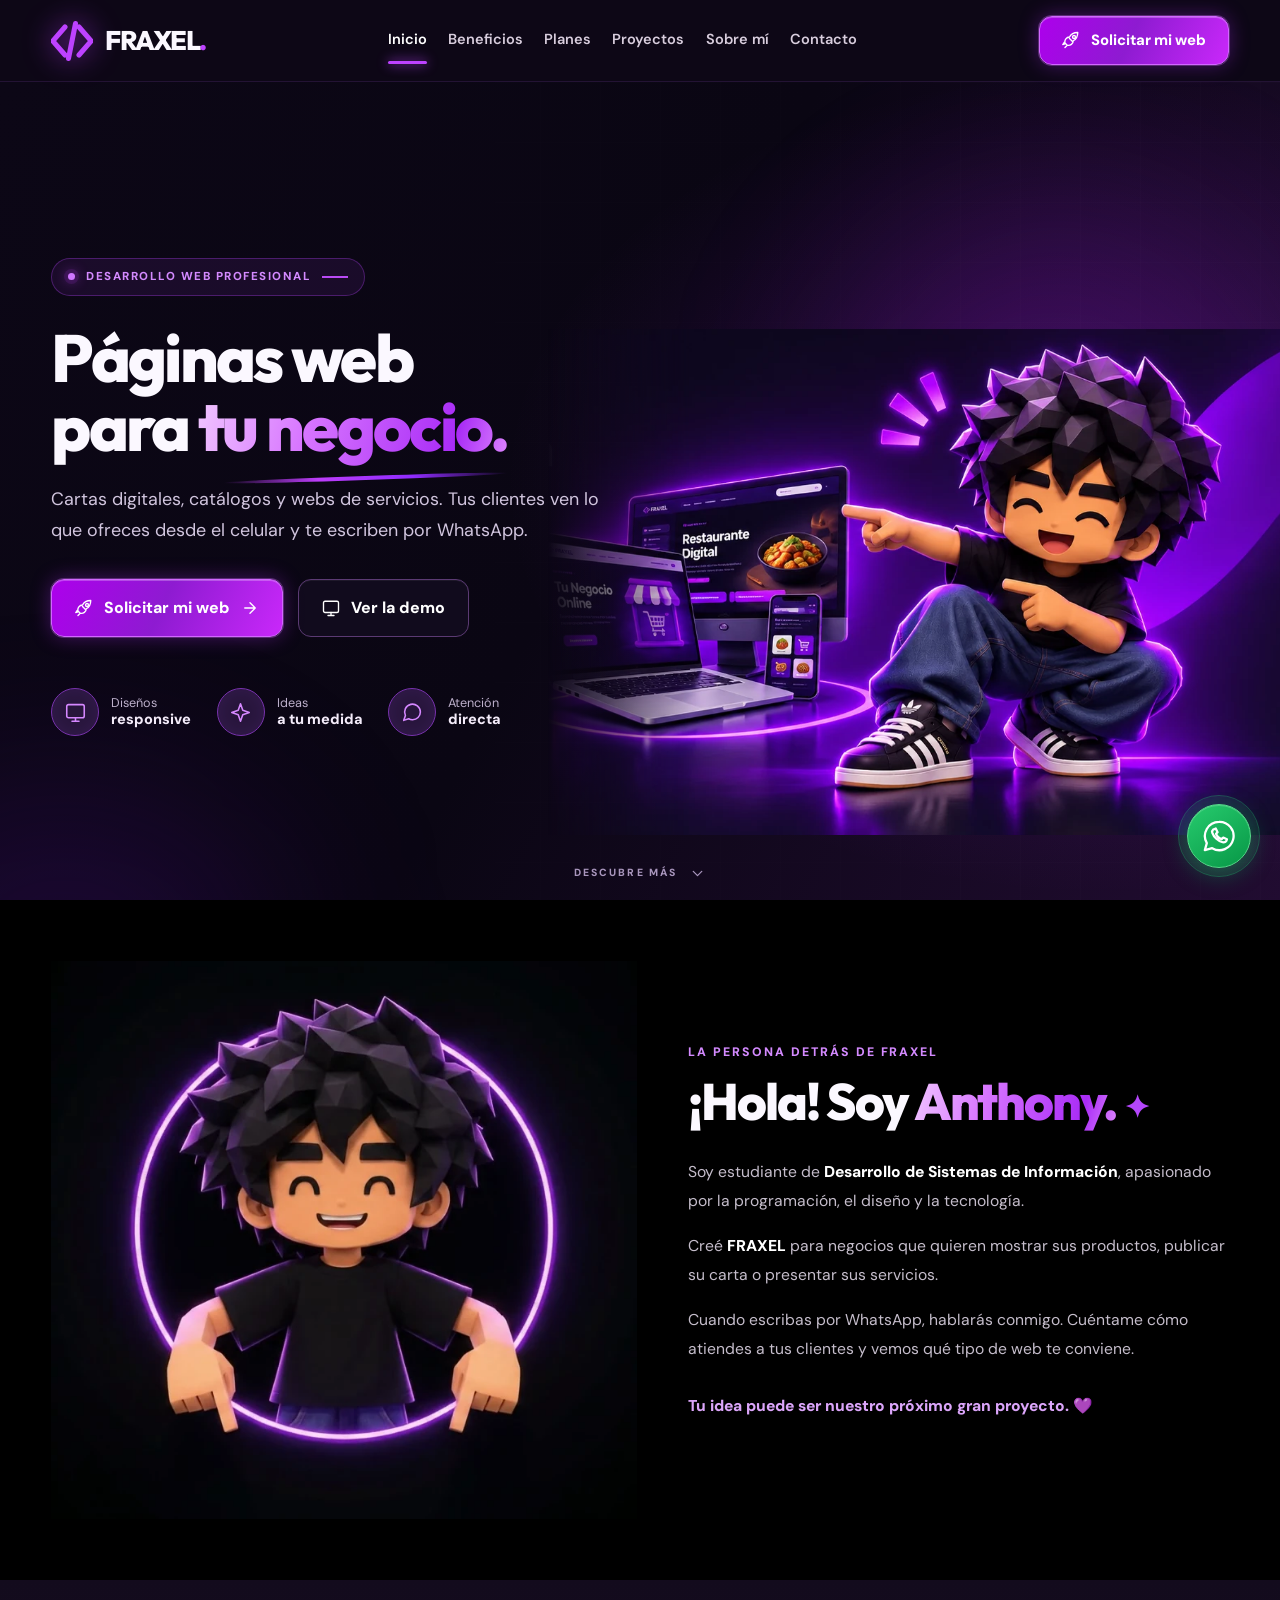
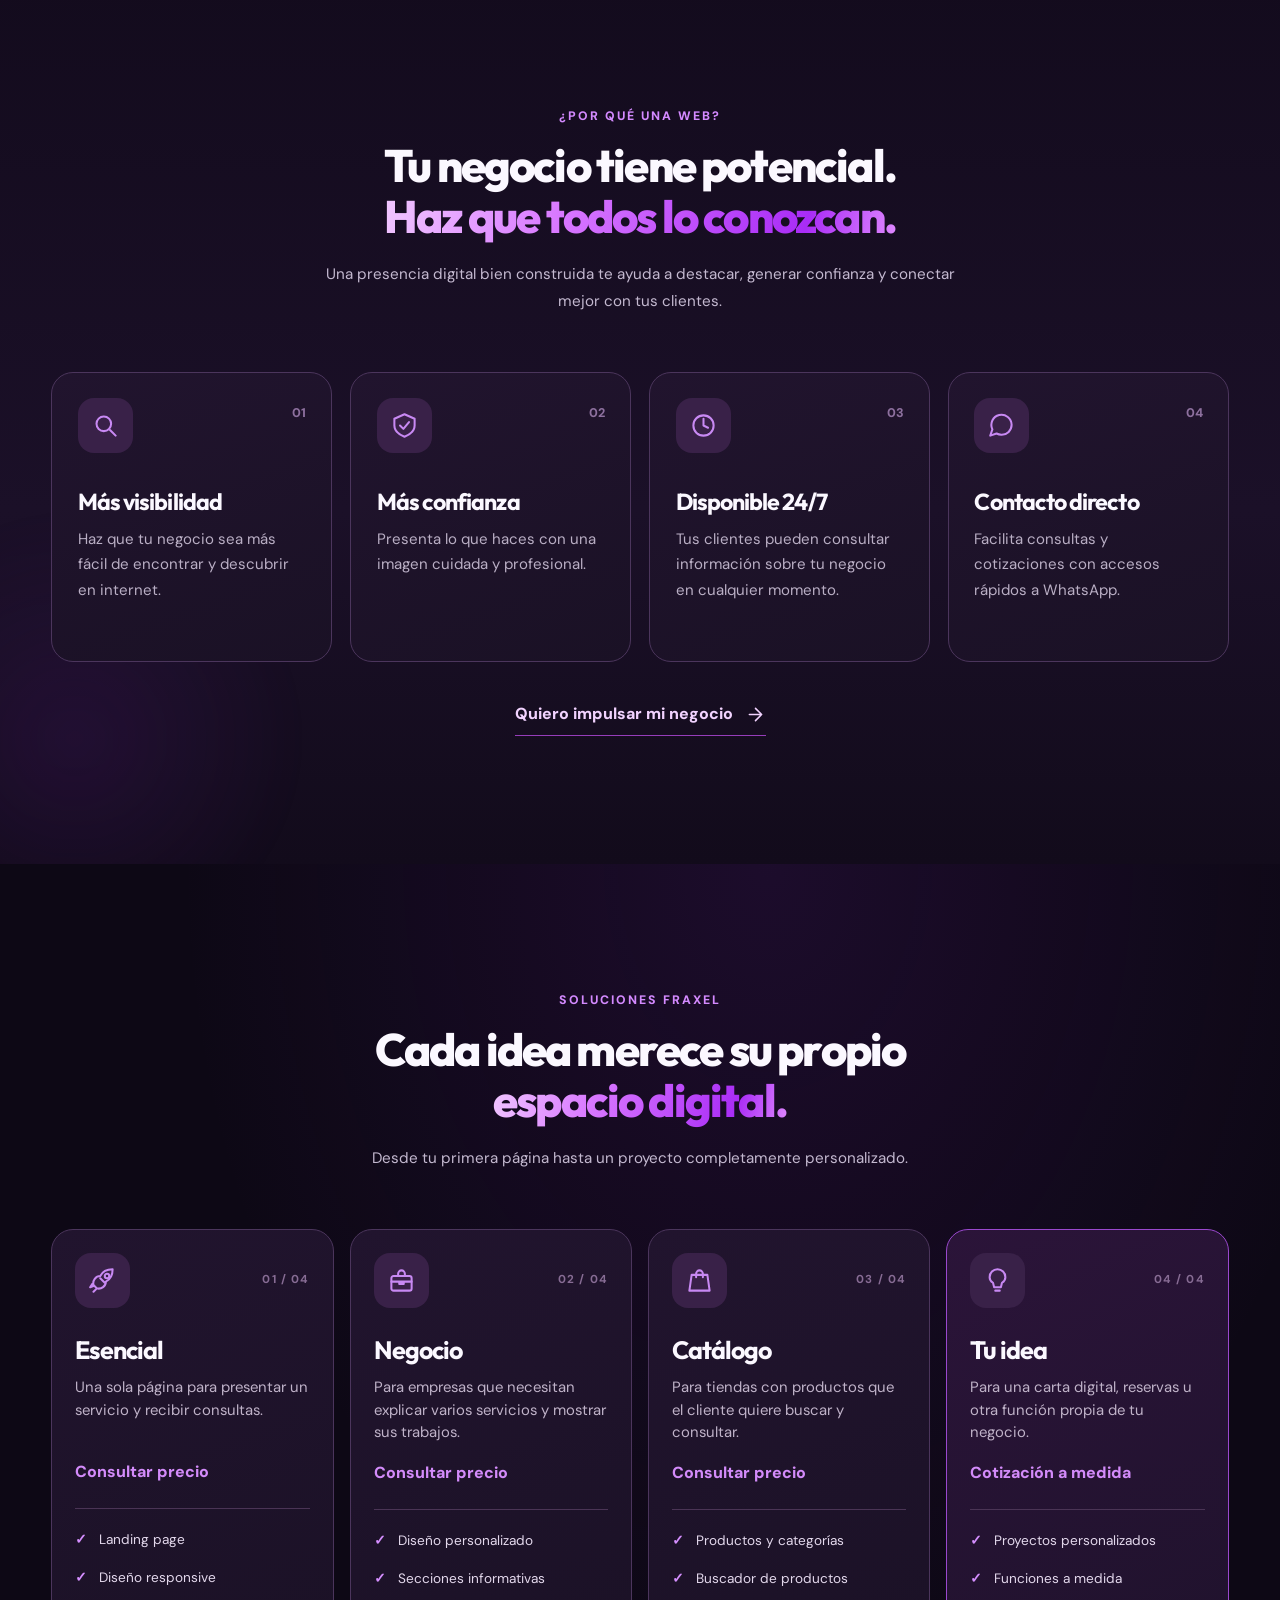
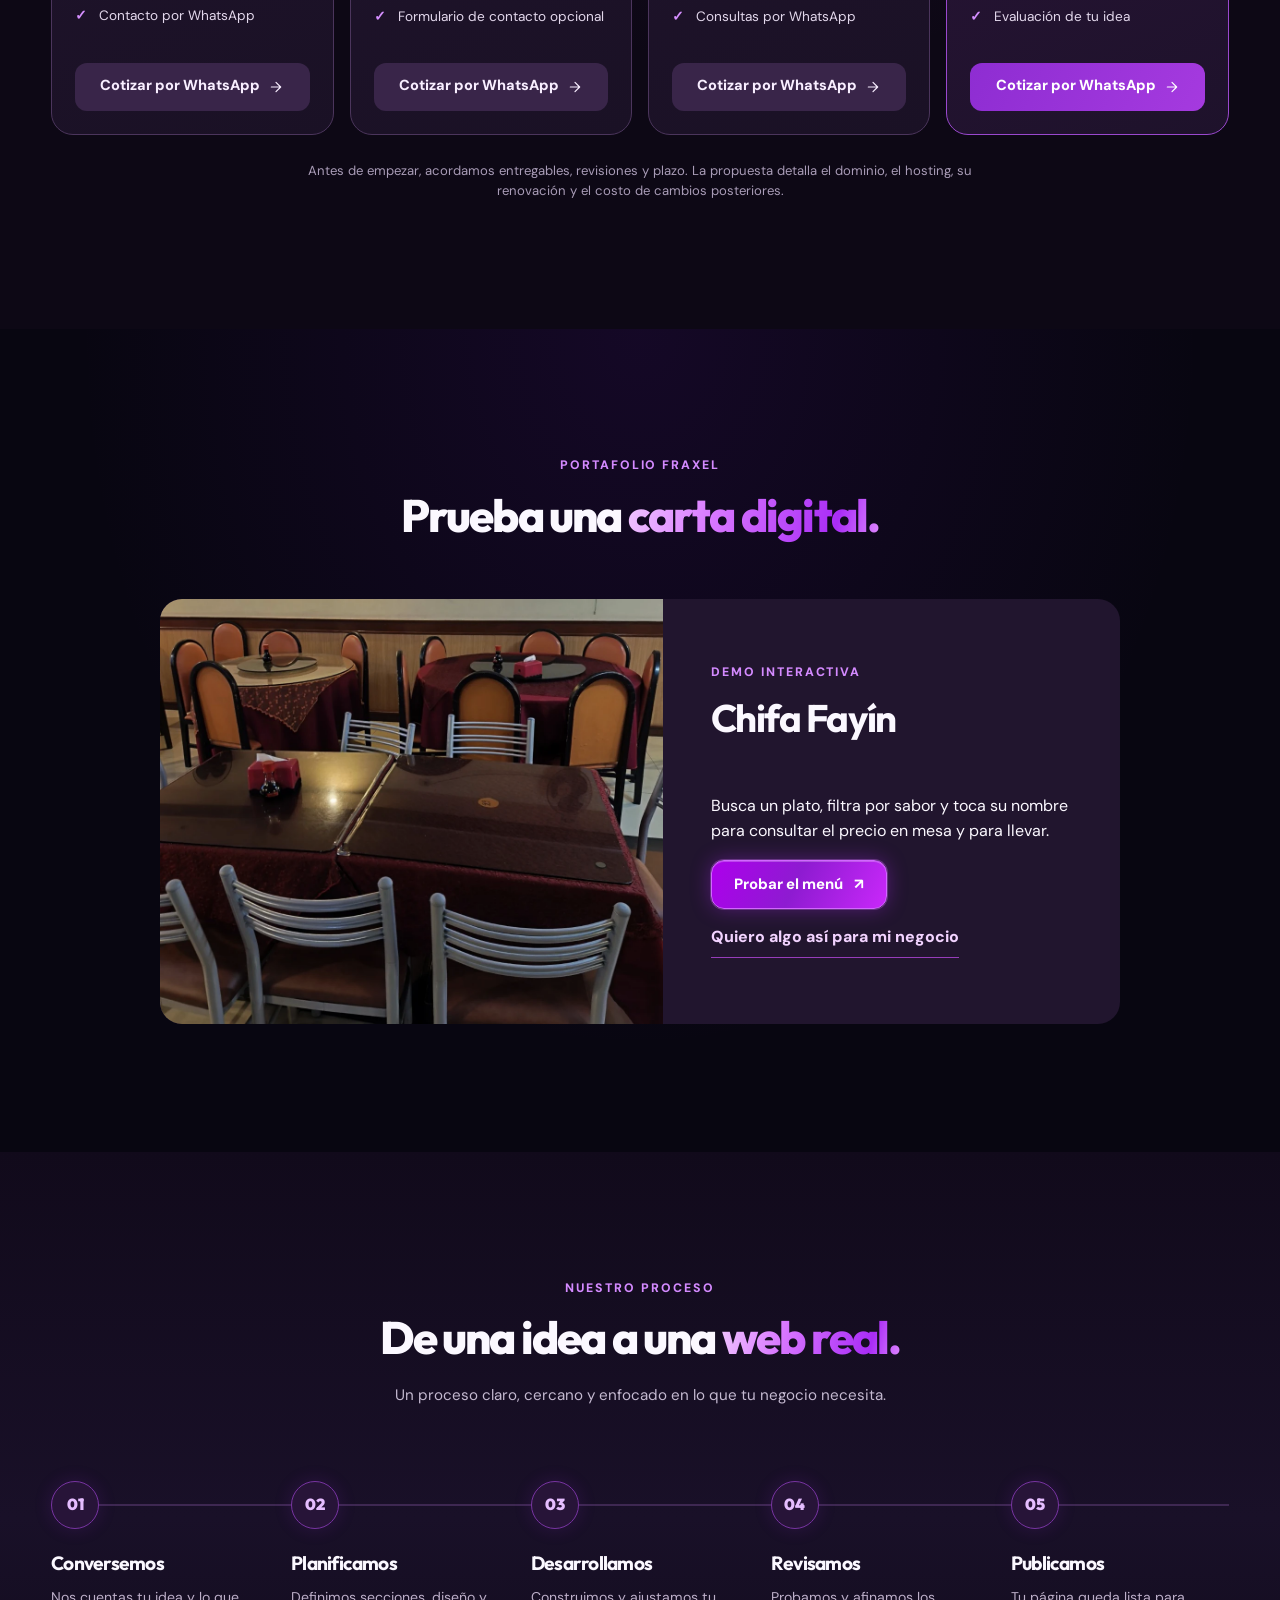
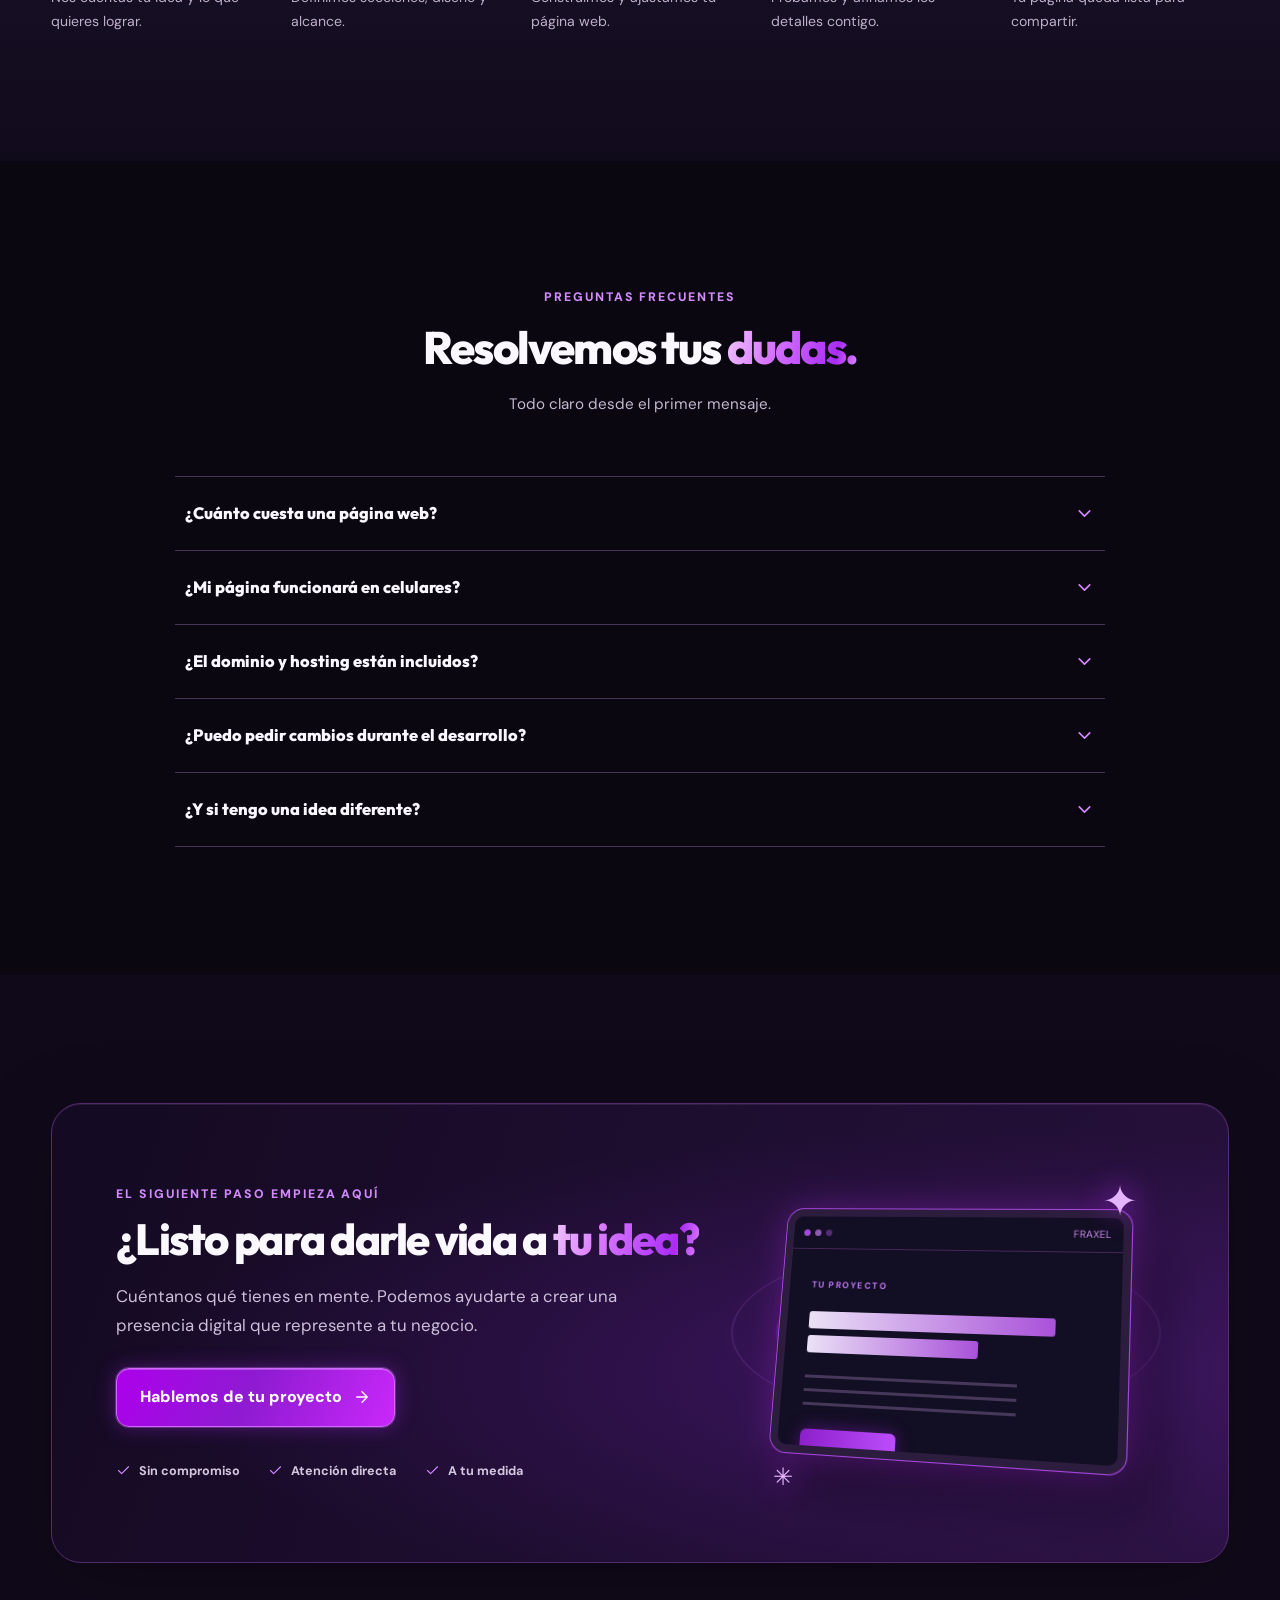
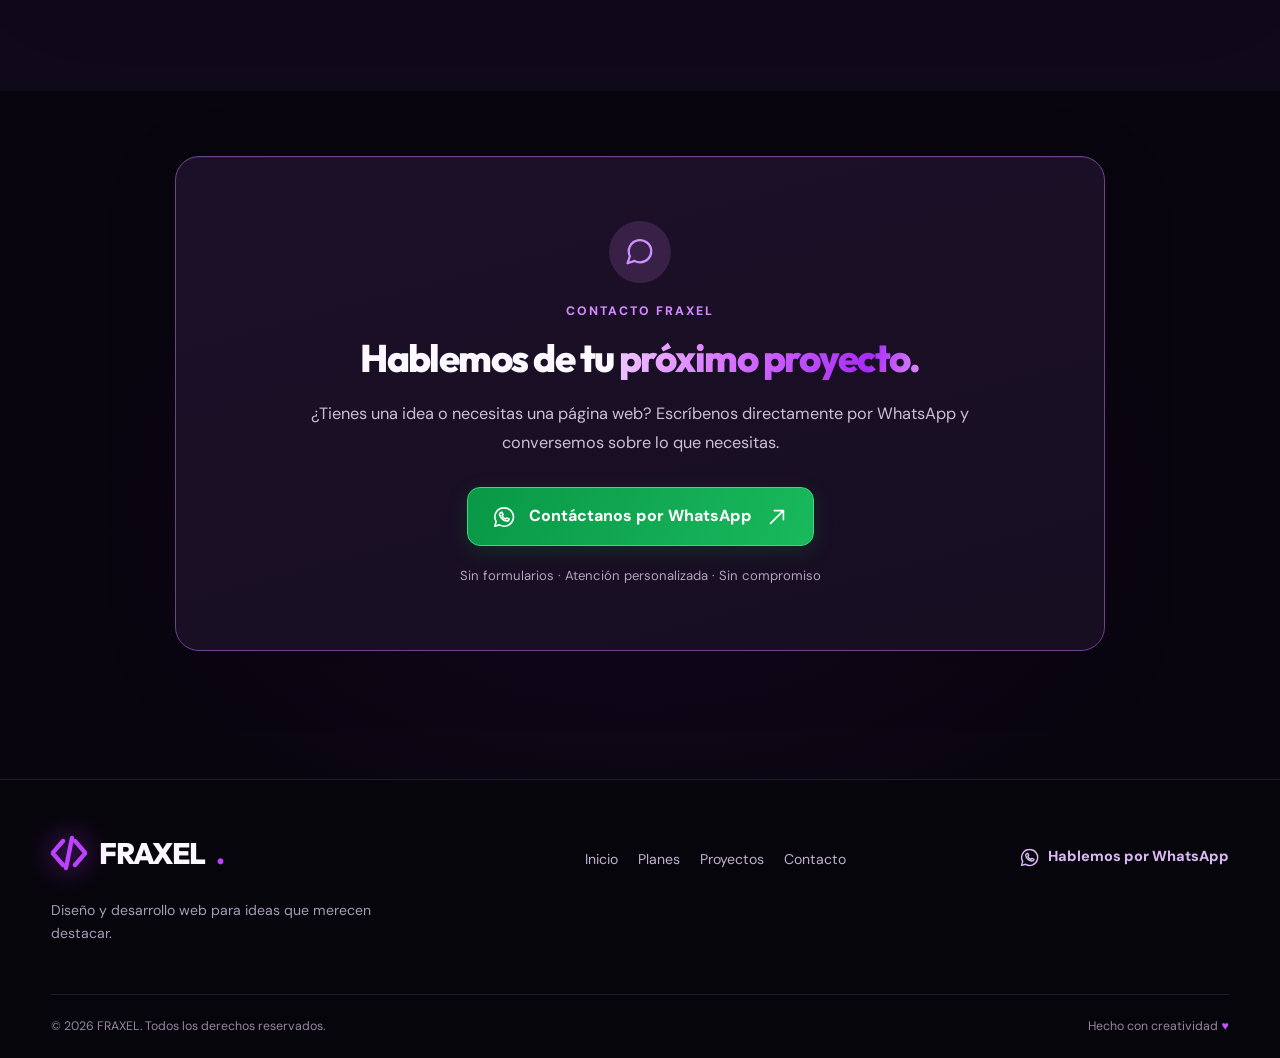
<file: index.html>
<!doctype html>
<html lang="es-PE">
<head>
  <meta charset="utf-8">
  <meta name="viewport" content="width=device-width, initial-scale=1, viewport-fit=cover">
  <meta name="theme-color" content="#0b0713">
  <meta name="description" content="FRAXEL crea páginas web modernas, catálogos digitales y soluciones web a medida para negocios y emprendimientos. Conversemos por WhatsApp.">
  <meta name="color-scheme" content="dark">
  <link rel="canonical" href="https://anthony156un.github.io/FRAXEL/">
  <meta property="og:url" content="https://anthony156un.github.io/FRAXEL/">
  <meta property="og:image:alt" content="Anthony presenta los servicios web de FRAXEL">
  <meta property="og:type" content="website">
  <meta property="og:title" content="FRAXEL | Páginas web, cartas digitales y catálogos">
  <meta property="og:description" content="Prueba el menú interactivo de Chifa Fayín y cotiza tu web directamente con Anthony.">
  <meta property="og:image" content="https://anthony156un.github.io/FRAXEL/img/fraxel-compartir.jpg">
  <meta name="twitter:card" content="summary_large_image">
  <title>FRAXEL | Diseño y desarrollo web</title>
  <link rel="icon" href="favicon.svg" type="image/svg+xml">
  <link rel="preload" as="image" href="img/anthony-hero.webp" fetchpriority="high">
  <link rel="preconnect" href="https://fonts.googleapis.com">
  <link rel="preconnect" href="https://fonts.gstatic.com" crossorigin>
  <link href="https://fonts.googleapis.com/css2?family=DM+Sans:wght@400;500;600;700;800&family=Outfit:wght@400;500;600;700;800;900&display=swap" rel="stylesheet">
  <link rel="stylesheet" href="css/styles.css">
  <script src="js/main.js" defer></script>
</head>
<body>
  <a class="skip-link" href="#contenido">Saltar al contenido</a>
  <svg class="icon-sprite" aria-hidden="true" xmlns="http://www.w3.org/2000/svg">
    <symbol id="i-code" viewBox="0 0 24 24"><path d="m8 4-7 8 7 8M16 4l7 8-7 8M14 2l-4 20"/></symbol>
    <symbol id="i-arrow" viewBox="0 0 24 24"><path d="M5 12h14m-7-7 7 7-7 7"/></symbol>
    <symbol id="i-arrow-up" viewBox="0 0 24 24"><path d="M5 19 19 5M9 5h10v10"/></symbol>
    <symbol id="i-rocket" viewBox="0 0 24 24"><path d="M4 16c-1-4 2-8 6-8 2-4 6-6 11-6 0 5-2 9-6 11 0 4-4 7-8 6l-3-3Zm6-6 4 4M7 19l-3 3M3 15l-2 3 3-1"/><circle cx="16" cy="8" r="2"/></symbol>
    <symbol id="i-bag" viewBox="0 0 24 24"><rect x="3" y="8" width="18" height="13" rx="2"/><path d="M9 8V6a3 3 0 0 1 6 0v2M3 13h18M10 13v2h4v-2"/></symbol>
    <symbol id="i-shopping" viewBox="0 0 24 24"><path d="M5 7h14l2 14H3L5 7Zm4 2V6a3 3 0 0 1 6 0v3"/></symbol>
    <symbol id="i-bulb" viewBox="0 0 24 24"><path d="M9 18h6m-5 3h4M8 14c-2-1.3-3-3.1-3-5a7 7 0 1 1 14 0c0 2-1 3.7-3 5l-1 4H9l-1-4Z"/></symbol>
    <symbol id="i-search" viewBox="0 0 24 24"><circle cx="10.5" cy="10.5" r="6.5"/><path d="m16 16 5 5"/></symbol>
    <symbol id="i-shield" viewBox="0 0 24 24"><path d="m12 2 9 4v6c0 5-4 8-9 10-5-2-9-5-9-10V6l9-4Z"/><path d="m8 12 3 3 5-6"/></symbol>
    <symbol id="i-clock" viewBox="0 0 24 24"><circle cx="12" cy="12" r="9"/><path d="M12 6v6l4 2"/></symbol>
    <symbol id="i-message" viewBox="0 0 24 24"><path d="M21 11.4a8.8 8.8 0 0 1-9 8.8 9 9 0 0 1-4.4-1.1L2 21l1.9-5.6A9 9 0 1 1 21 11.4Z"/></symbol>
    <symbol id="i-check" viewBox="0 0 24 24"><path d="m4 12 5 5L20 6"/></symbol>
    <symbol id="i-monitor" viewBox="0 0 24 24"><rect x="2" y="3" width="20" height="15" rx="2"/><path d="M8 22h8M12 18v4"/></symbol>
    <symbol id="i-users" viewBox="0 0 24 24"><circle cx="9" cy="8" r="3"/><path d="M2 21v-3a5 5 0 0 1 5-5h4a5 5 0 0 1 5 5v3M17 5a3 3 0 0 1 0 6m1 3a5 5 0 0 1 4 5v2"/></symbol>
    <symbol id="i-layers" viewBox="0 0 24 24"><path d="m12 2 10 6-10 6L2 8l10-6Zm-10 11 10 6 10-6M2 18l10 5 10-5"/></symbol>
    <symbol id="i-sparkle" viewBox="0 0 24 24"><path d="m12 2 2.6 7.4L22 12l-7.4 2.6L12 22l-2.6-7.4L2 12l7.4-2.6L12 2Z"/></symbol>
    <symbol id="i-chevron" viewBox="0 0 24 24"><path d="m6 9 6 6 6-6"/></symbol>
    <symbol id="i-menu" viewBox="0 0 24 24"><path d="M4 7h16M4 12h16M4 17h16"/></symbol>
    <symbol id="i-close" viewBox="0 0 24 24"><path d="M5 5 19 19M19 5 5 19"/></symbol>
    <symbol id="i-home" viewBox="0 0 24 24"><path d="m3 11 9-8 9 8v10h-7v-7h-4v7H3V11Z"/></symbol>
    <symbol id="i-whatsapp" viewBox="0 0 24 24"><path d="M12 2a10 10 0 0 0-8.6 15L2 22l5.2-1.4A10 10 0 1 0 12 2Z"/><path d="M8 7.4c-.5.4-1 1.3-.7 2.4 1 3 4.1 5.9 7.2 6.6 1 .2 2.2-.2 2.6-.8l.5-1.3-2.6-1.2-1.1 1.1c-1.8-.5-3.3-1.9-4-3.8l1.1-1.1-1.3-2.6L8 7.4Z"/></symbol>
    <symbol id="i-instagram" viewBox="0 0 24 24"><rect x="3" y="3" width="18" height="18" rx="5"/><circle cx="12" cy="12" r="4"/><path d="M17.5 6.5h.01"/></symbol>
    <symbol id="i-github" viewBox="0 0 24 24"><path d="M9 20c-5 .8-7-2-7-2m14 2v-3.5c0-1 .2-1.5.8-2 3-.5 4.2-2.5 4.2-6A6 6 0 0 0 19.4 4c.2-.9 0-1.6-.4-2-2 0-3 1-3.5 1.5a14 14 0 0 0-7 0C8 3 7 2 5 2c-.4.4-.6 1.1-.4 2A6 6 0 0 0 3 8.5c0 3.5 1.2 5.5 4.2 6 .6.5.8 1 .8 2V20m-3.5-2c1.5 0 2 .5 2.5 2"/></symbol>
    <symbol id="i-pause" viewBox="0 0 24 24"><path d="M8 5v14M16 5v14"/></symbol>
    <symbol id="i-play" viewBox="0 0 24 24"><path d="m8 5 11 7-11 7V5Z"/></symbol>
  </svg>

  <header class="site-header" id="arriba">
    <div class="header-shell container-wide">
      <a class="brand" href="#inicio" aria-label="FRAXEL - ir al inicio">
        <span class="brand-mark" aria-hidden="true"><svg class="ico"><use href="#i-code"/></svg></span>
        <span>FRAXEL<span class="brand-dot">.</span></span>
      </a>
      <nav class="main-nav" aria-label="Navegación principal">
        <a class="nav-link active" href="#inicio">Inicio</a>
        <a class="nav-link" href="#beneficios">Beneficios</a>
        <a class="nav-link" href="#planes">Planes</a>
        <a class="nav-link" href="#portafolio">Proyectos</a>
        <a class="nav-link" href="#nosotros">Sobre mí</a>
        <a class="nav-link" href="#contacto">Contacto</a>
      </nav>
      <a class="btn btn-primary header-cta" href="#contacto"><svg class="ico"><use href="#i-rocket"/></svg><span>Solicitar mi web</span></a>
      <button class="menu-toggle" aria-label="Abrir menú" aria-controls="mobile-menu" aria-expanded="false"><svg class="ico"><use href="#i-menu"/></svg></button>
    </div>
    <nav id="mobile-menu" class="mobile-menu" aria-label="Menú desplegable" hidden>
      <a href="#inicio">Inicio</a><a href="#nosotros">Sobre mí</a><a href="#beneficios">Beneficios</a><a href="#planes">Planes</a><a href="#portafolio">Proyectos</a><a href="#proceso">Cómo trabajamos</a><a href="#contacto">Contacto</a>
    </nav>
  </header>

  <main id="contenido">
    <!-- 01: PORTADA -->
    <section class="hero section-dark" id="inicio" aria-labelledby="hero-title">
      <div class="hero-grid"></div><div class="hero-orb hero-orb-one"></div><div class="hero-orb hero-orb-two"></div>
      <div class="container-wide hero-inner">
        <div class="hero-copy">
          <p class="eyebrow pill-label"><span class="pulse-dot"></span> DESARROLLO WEB PROFESIONAL <span class="mini-line"></span></p>
          <h1 id="hero-title">Páginas web para <span class="gradient-text highlight-underline">tu negocio.</span></h1>
          <p class="lead">Cartas digitales, catálogos y webs de servicios. Tus clientes ven lo que ofreces desde el celular y te escriben por WhatsApp.</p>
          <div class="hero-actions">
            <a class="btn btn-primary btn-large" href="#contacto"><svg class="ico"><use href="#i-rocket"/></svg> Solicitar mi web <svg class="ico"><use href="#i-arrow"/></svg></a>
            <a class="btn btn-secondary btn-large" href="#portafolio"><svg class="ico"><use href="#i-monitor"/></svg> Ver la demo</a>
          </div>
          <div class="hero-proofs" aria-label="Características de FRAXEL">
            <div class="proof"><span class="proof-icon"><svg class="ico"><use href="#i-monitor"/></svg></span><span>Diseños<br><strong>responsive</strong></span></div>
            <div class="proof"><span class="proof-icon"><svg class="ico"><use href="#i-sparkle"/></svg></span><span>Ideas<br><strong>a tu medida</strong></span></div>
            <div class="proof"><span class="proof-icon"><svg class="ico"><use href="#i-message"/></svg></span><span>Atención<br><strong>directa</strong></span></div>
          </div>
        </div>
        <div class="hero-visual" aria-label="Anthony, mascota de FRAXEL, presentando diseños web en distintos dispositivos">
          <img src="img/anthony-hero.webp" alt="Anthony, personaje 3D de FRAXEL, señala ejemplos de páginas web en una laptop y un monitor" width="1070" height="717" fetchpriority="high">
        </div>
      </div>
      <a class="scroll-cue" href="#nosotros" aria-label="Ir a la sección Sobre mí"><span>DESCUBRE MÁS</span><svg class="ico"><use href="#i-chevron"/></svg></a>
    </section>

    <!-- 02: ANTHONY + VIDEO REAL -->
    <section class="about" id="nosotros" aria-labelledby="about-title">
      <div class="about-backdrop"></div>
      <div class="container-wide about-layout">
        <div class="about-media" aria-label="Animación original de Anthony apareciendo dentro de un círculo morado">
          <picture class="about-poster">
            <source media="(max-width: 760px)" srcset="img/anthony-poster-mobile.webp">
            <img src="img/anthony-poster.webp" alt="Anthony aparece sonriente en un círculo morado, señalando hacia la presentación" width="1920" height="1080" loading="lazy">
          </picture>
          <video id="anthony-video" class="about-video" playsinline muted preload="none" aria-label="Anthony aparece dentro de un círculo morado, sonríe y señala el texto" data-desktop="videos/anthony-original.mp4" data-mobile="videos/anthony-mobile.mp4"></video>
        </div>
        <div class="about-copy reveal">
          <p class="eyebrow">LA PERSONA DETRÁS DE FRAXEL</p>
          <h2 id="about-title">¡Hola! Soy <span class="gradient-text">Anthony.</span> <span class="wave-mark" aria-hidden="true">✦</span></h2>
          <p>Soy estudiante de <strong>Desarrollo de Sistemas de Información</strong>, apasionado por la programación, el diseño y la tecnología.</p>
          <p>Creé <strong>FRAXEL</strong> para negocios que quieren mostrar sus productos, publicar su carta o presentar sus servicios.</p>
          <p>Cuando escribas por WhatsApp, hablarás conmigo. Cuéntame cómo atiendes a tus clientes y vemos qué tipo de web te conviene.</p>
          <p class="about-signature">Tu idea puede ser nuestro próximo gran proyecto. <span>💜</span></p>
        </div>
      </div>
    </section>

    <!-- 03: BENEFICIOS -->
    <section class="benefits section-matte section-pad" id="beneficios" aria-labelledby="benefits-title">
      <div class="ambient-glow ambient-left"></div>
      <div class="container-wide">
        <div class="section-heading center reveal">
          <p class="eyebrow">¿POR QUÉ UNA WEB?</p>
          <h2 id="benefits-title">Tu negocio tiene potencial.<br><span class="gradient-text">Haz que todos lo conozcan.</span></h2>
          <p>Una presencia digital bien construida te ayuda a destacar, generar confianza y conectar mejor con tus clientes.</p>
        </div>
        <div class="benefits-grid">
          <article class="benefit-card led-card reveal" style="--reveal-delay:0.06s" tabindex="0">
            <div class="led-icon"><svg class="ico"><use href="#i-search"/></svg></div><span class="card-number">01</span>
            <h3>Más visibilidad</h3><p>Haz que tu negocio sea más fácil de encontrar y descubrir en internet.</p>
            <span class="card-light" aria-hidden="true"></span>
          </article>
          <article class="benefit-card led-card reveal" style="--reveal-delay:0.13s" tabindex="0">
            <div class="led-icon"><svg class="ico"><use href="#i-shield"/></svg></div><span class="card-number">02</span>
            <h3>Más confianza</h3><p>Presenta lo que haces con una imagen cuidada y profesional.</p>
            <span class="card-light" aria-hidden="true"></span>
          </article>
          <article class="benefit-card led-card reveal" style="--reveal-delay:0.20s" tabindex="0">
            <div class="led-icon"><svg class="ico"><use href="#i-clock"/></svg></div><span class="card-number">03</span>
            <h3>Disponible 24/7</h3><p>Tus clientes pueden consultar información sobre tu negocio en cualquier momento.</p>
            <span class="card-light" aria-hidden="true"></span>
          </article>
          <article class="benefit-card led-card reveal" style="--reveal-delay:0.27s" tabindex="0">
            <div class="led-icon"><svg class="ico"><use href="#i-message"/></svg></div><span class="card-number">04</span>
            <h3>Contacto directo</h3><p>Facilita consultas y cotizaciones con accesos rápidos a WhatsApp.</p>
            <span class="card-light" aria-hidden="true"></span>
          </article>
        </div>
        <div class="section-inline-cta reveal"><a href="#contacto" class="link-arrow">Quiero impulsar mi negocio <svg class="ico"><use href="#i-arrow"/></svg></a></div>
      </div>
    </section>

    <!-- 04: PLANES SIN PRECIOS -->
    <section class="plans section-pad" id="planes" aria-labelledby="plans-title">
      <div class="container-wide">
        <div class="section-heading center reveal">
          <p class="eyebrow">SOLUCIONES FRAXEL</p>
          <h2 id="plans-title">Cada idea merece su propio<br><span class="gradient-text">espacio digital.</span></h2>
          <p>Desde tu primera página hasta un proyecto completamente personalizado.</p>
        </div>
        <p class="swipe-note">Desliza para descubrir los planes <svg class="ico"><use href="#i-arrow"/></svg></p>
        <div class="plans-grid" aria-label="Cuatro planes de FRAXEL">
          <article class="plan-card led-card reveal" style="--reveal-delay:0.04s">
            <div class="plan-top"><div class="plan-icon led-icon"><svg class="ico"><use href="#i-rocket"/></svg></div><span class="plan-index">01 / 04</span></div>
            <h3>Esencial</h3><p class="plan-desc">Una sola página para presentar un servicio y recibir consultas.</p>
            <p class="plan-price">Consultar precio</p>
            <ul class="check-list"><li>Landing page</li><li>Diseño responsive</li><li>Contacto por WhatsApp</li></ul>
            <a class="plan-button" href="https://wa.me/51902707751?text=Hola%2C%20Anthony.%20Me%20interesa%20el%20plan%20Esencial%20para%20mi%20negocio.%20%C2%BFPodemos%20cotizarlo%3F" target="_blank" rel="noopener noreferrer">Cotizar por WhatsApp <svg class="ico"><use href="#i-arrow"/></svg></a>
          </article>
          <article class="plan-card led-card reveal" style="--reveal-delay:0.11s">
            <div class="plan-top"><div class="plan-icon led-icon"><svg class="ico"><use href="#i-bag"/></svg></div><span class="plan-index">02 / 04</span></div>
            <h3>Negocio</h3><p class="plan-desc">Para empresas que necesitan explicar varios servicios y mostrar sus trabajos.</p>
            <p class="plan-price">Consultar precio</p>
            <ul class="check-list"><li>Diseño personalizado</li><li>Secciones informativas</li><li>Formulario de contacto opcional</li></ul>
            <a class="plan-button" href="https://wa.me/51902707751?text=Hola%2C%20Anthony.%20Me%20interesa%20el%20plan%20Negocio%20para%20mi%20negocio.%20%C2%BFPodemos%20cotizarlo%3F" target="_blank" rel="noopener noreferrer">Cotizar por WhatsApp <svg class="ico"><use href="#i-arrow"/></svg></a>
          </article>
          <article class="plan-card led-card reveal" style="--reveal-delay:0.18s">
            <div class="plan-top"><div class="plan-icon led-icon"><svg class="ico"><use href="#i-shopping"/></svg></div><span class="plan-index">03 / 04</span></div>
            <h3>Catálogo</h3><p class="plan-desc">Para tiendas con productos que el cliente quiere buscar y consultar.</p>
            <p class="plan-price">Consultar precio</p>
            <ul class="check-list"><li>Productos y categorías</li><li>Buscador de productos</li><li>Consultas por WhatsApp</li></ul>
            <a class="plan-button" href="https://wa.me/51902707751?text=Hola%2C%20Anthony.%20Me%20interesa%20el%20plan%20Cat%C3%A1logo%20para%20mi%20negocio.%20%C2%BFPodemos%20cotizarlo%3F" target="_blank" rel="noopener noreferrer">Cotizar por WhatsApp <svg class="ico"><use href="#i-arrow"/></svg></a>
          </article>
          <article class="plan-card led-card plan-featured reveal" style="--reveal-delay:0.25s">
            <div class="plan-top"><div class="plan-icon led-icon"><svg class="ico"><use href="#i-bulb"/></svg></div><span class="plan-index">04 / 04</span></div>
            <h3>Tu idea</h3><p class="plan-desc">Para una carta digital, reservas u otra función propia de tu negocio.</p>
            <p class="plan-price">Cotización a medida</p>
            <ul class="check-list"><li>Proyectos personalizados</li><li>Funciones a medida</li><li>Evaluación de tu idea</li></ul>
            <a class="plan-button plan-button-featured" href="https://wa.me/51902707751?text=Hola%2C%20Anthony.%20Me%20interesa%20cotizar%20un%20proyecto%20a%20medida%20con%20el%20plan%20Tu%20idea." target="_blank" rel="noopener noreferrer">Cotizar por WhatsApp <svg class="ico"><use href="#i-arrow"/></svg></a>
          </article>
        </div>
        <p class="plans-disclaimer reveal">Antes de empezar, acordamos entregables, revisiones y plazo. La propuesta detalla el dominio, el hosting, su renovación y el costo de cambios posteriores.</p>
      </div>
    </section>

    <!-- 05: PORTAFOLIO EN CONSTRUCCIÓN -->
    <section class="portfolio section-pad" id="portafolio" aria-labelledby="portfolio-title">
      <div class="container-wide portfolio-container">
        <div class="section-heading center reveal">
          <p class="eyebrow">PORTAFOLIO FRAXEL</p>
          <h2 id="portfolio-title">Prueba una <span class="gradient-text">carta digital.</span></h2>
        </div>
        <article class="fayin-feature portfolio-card reveal">
          <a class="portfolio-image" aria-label="Abrir el menú de demostración de Chifa Fayín" href="demos/chifa-fayin/#menu"><img src="demos/chifa-fayin/mesas.webp" alt="Salón de Chifa Fayín con mesas preparadas para el servicio" loading="lazy"></a>
          <div class="fayin-copy"><p class="eyebrow">DEMO INTERACTIVA</p><h3>Chifa Fayín</h3>
            <p>Busca un plato, filtra por sabor y toca su nombre para consultar el precio en mesa y para llevar.</p>
            <a class="btn btn-primary" href="demos/chifa-fayin/#menu">Probar el menú <span aria-hidden="true">↗</span></a>
            <a class="link-arrow" href="https://wa.me/51902707751?text=Hola%2C%20Anthony.%20Prob%C3%A9%20el%20men%C3%BA%20de%20Chifa%20Fay%C3%ADn%20y%20quisiera%20una%20carta%20digital%20para%20mi%20restaurante.">Quiero algo así para mi negocio</a>
          </div>
        </article>
      </div>
    </section>

    <!-- 06: PROCESO -->
    <section class="process section-pad" id="proceso" aria-labelledby="process-title">
      <div class="container-wide">
        <div class="section-heading center reveal"><p class="eyebrow">NUESTRO PROCESO</p><h2 id="process-title">De una idea a una <span class="gradient-text">web real.</span></h2><p>Un proceso claro, cercano y enfocado en lo que tu negocio necesita.</p></div>
        <div class="steps" id="process-steps">
          <div class="steps-progress" aria-hidden="true"><span></span></div>
          <article class="step reveal" style="--reveal-delay:0.05s"><div class="step-number">01</div><h3>Conversemos</h3><p>Nos cuentas tu idea y lo que quieres lograr.</p></article>
          <article class="step reveal" style="--reveal-delay:0.11s"><div class="step-number">02</div><h3>Planificamos</h3><p>Definimos secciones, diseño y alcance.</p></article>
          <article class="step reveal" style="--reveal-delay:0.17s"><div class="step-number">03</div><h3>Desarrollamos</h3><p>Construimos y ajustamos tu página web.</p></article>
          <article class="step reveal" style="--reveal-delay:0.23s"><div class="step-number">04</div><h3>Revisamos</h3><p>Probamos y afinamos los detalles contigo.</p></article>
          <article class="step reveal" style="--reveal-delay:0.29s"><div class="step-number">05</div><h3>Publicamos</h3><p>Tu página queda lista para compartir.</p></article>
        </div>
      </div>
    </section>

    <!-- 07: FAQ -->
    <section class="faq section-pad" id="preguntas" aria-labelledby="faq-title">
      <div class="container-narrow">
        <div class="section-heading center reveal"><p class="eyebrow">PREGUNTAS FRECUENTES</p><h2 id="faq-title">Resolvemos tus <span class="gradient-text">dudas.</span></h2><p>Todo claro desde el primer mensaje.</p></div>
        <div class="faq-list reveal">
          <details class="faq-item"><summary>¿Cuánto cuesta una página web?<svg class="ico"><use href="#i-chevron"/></svg></summary><p>Depende del tipo de web, sus secciones y funcionalidades. Cuéntanos tu idea por WhatsApp y te prepararemos una cotización según tus necesidades.</p></details>
          <details class="faq-item"><summary>¿Mi página funcionará en celulares?<svg class="ico"><use href="#i-chevron"/></svg></summary><p>Sí. Diseñamos sitios adaptables para celulares, tablets y computadoras, con especial atención a la navegación y legibilidad.</p></details>
          <details class="faq-item"><summary>¿El dominio y hosting están incluidos?<svg class="ico"><use href="#i-chevron"/></svg></summary><p>Podemos orientarte con el dominio y el hosting. Su costo y renovación se especifican por separado en la propuesta, salvo que acordemos un paquete que los incluya.</p></details>
          <details class="faq-item"><summary>¿Puedo pedir cambios durante el desarrollo?<svg class="ico"><use href="#i-chevron"/></svg></summary><p>Claro. Las revisiones y su alcance se acuerdan antes de empezar para que sepas qué incluye el proyecto.</p></details>
          <details class="faq-item"><summary>¿Y si tengo una idea diferente?<svg class="ico"><use href="#i-chevron"/></svg></summary><p>¡También podemos conversarla! El plan «Tu idea» está pensado para propuestas personalizadas, catálogos, reservas y otras soluciones web.</p></details>
        </div>
      </div>
    </section>

    <!-- 08: CTA FINAL -->
    <section class="final-pitch section-pad" aria-labelledby="final-title">
      <div class="container-wide pitch-inner reveal">
        <div class="pitch-copy">
          <p class="eyebrow">EL SIGUIENTE PASO EMPIEZA AQUÍ</p>
          <h2 id="final-title">¿Listo para darle vida a <span class="gradient-text">tu idea?</span></h2>
          <p>Cuéntanos qué tienes en mente. Podemos ayudarte a crear una presencia digital que represente a tu negocio.</p>
          <a class="btn btn-primary btn-large" href="#contacto">Hablemos de tu proyecto <svg class="ico"><use href="#i-arrow"/></svg></a>
          <div class="pitch-highlights"><span><svg class="ico"><use href="#i-check"/></svg> Sin compromiso</span><span><svg class="ico"><use href="#i-check"/></svg> Atención directa</span><span><svg class="ico"><use href="#i-check"/></svg> A tu medida</span></div>
        </div>
        <div class="pitch-art" aria-hidden="true"><div class="pitch-orbit pitch-orbit-1"></div><div class="pitch-orbit pitch-orbit-2"></div><div class="pitch-device"><div class="pitch-device-top"><span></span><span></span><span></span><i>FRAXEL</i></div><div class="pitch-device-body"><span class="fake-tag">TU PROYECTO</span><div class="fake-title"></div><div class="fake-title short"></div><div class="fake-lines"></div><div class="fake-button"></div></div></div><div class="pitch-spark pitch-spark-one">✦</div><div class="pitch-spark pitch-spark-two">✳</div></div>
      </div>
    </section>

    <!-- 09: CONTACTO WHATSAPP -->
    <section class="contact section-pad" id="contacto" aria-labelledby="contact-title">
      <div class="container-narrow">
        <div class="contact-box reveal">
          <div class="contact-icon"><svg class="ico"><use href="#i-message"/></svg></div>
          <p class="eyebrow">CONTACTO FRAXEL</p>
          <h2 id="contact-title">Hablemos de tu <span class="gradient-text">próximo proyecto.</span></h2>
          <p>¿Tienes una idea o necesitas una página web? Escríbenos directamente por WhatsApp y conversemos sobre lo que necesitas.</p>
          <a id="contact-whatsapp" class="btn-whatsapp" href="https://wa.me/51902707751?text=Hola%2C%20FRAXEL.%20Estoy%20interesado%20en%20crear%20una%20p%C3%A1gina%20web%20para%20mi%20negocio." target="_blank" rel="noopener noreferrer"><svg class="ico"><use href="#i-whatsapp"/></svg><span>Contáctanos por WhatsApp</span><svg class="ico"><use href="#i-arrow-up"/></svg></a>
          <span class="contact-note">Sin formularios · Atención personalizada · Sin compromiso</span>
        </div>
      </div>
    </section>
  </main>

  <!-- 10: PIE DE PÁGINA -->
  <footer class="site-footer">
    <div class="container-wide footer-upper">
      <div class="footer-brand"><a class="brand" href="#inicio" aria-label="FRAXEL - volver al inicio"><span class="brand-mark"><svg class="ico"><use href="#i-code"/></svg></span>FRAXEL<span class="brand-dot">.</span></a><p>Diseño y desarrollo web para ideas que merecen destacar.</p></div>
      <nav aria-label="Enlaces del pie de página" class="footer-nav"><a href="#inicio">Inicio</a><a href="#planes">Planes</a><a href="#portafolio">Proyectos</a><a href="#contacto">Contacto</a></nav>
      <a class="footer-contact" href="https://wa.me/51902707751" target="_blank" rel="noopener noreferrer"><svg class="ico"><use href="#i-whatsapp"/></svg> Hablemos por WhatsApp</a>
    </div>
    <div class="container-wide footer-bottom"><span>© <span id="year">2026</span> FRAXEL. Todos los derechos reservados.</span><span>Hecho con creatividad <span class="footer-heart">♥</span></span></div>
  </footer>

  <!-- Whatsapp fijo en toda la web -->
  <a class="floating-whatsapp" href="https://wa.me/51902707751?text=Hola%2C%20FRAXEL.%20Quisiera%20informaci%C3%B3n%20sobre%20sus%20servicios%20web." target="_blank" rel="noopener noreferrer" aria-label="Abrir WhatsApp para conversar con FRAXEL" title="Chatea con FRAXEL"><svg class="ico"><use href="#i-whatsapp"/></svg><span class="floating-tooltip">¿Hablamos?</span></a>

  <!-- Navegación compacta inferior para móviles -->
  <nav class="bottom-nav" aria-label="Navegación móvil">
    <a href="#inicio" aria-label="Inicio"><svg class="ico"><use href="#i-home"/></svg><span>Inicio</span></a>
    <a href="#beneficios" aria-label="Beneficios"><svg class="ico"><use href="#i-sparkle"/></svg><span>Beneficios</span></a>
    <a href="#planes" aria-label="Planes"><svg class="ico"><use href="#i-layers"/></svg><span>Planes</span></a>
    <a href="#portafolio" aria-label="Proyectos"><svg class="ico"><use href="#i-monitor"/></svg><span>Proyectos</span></a>
    <a href="https://wa.me/51902707751?text=Hola%2C%20Anthony.%20Quisiera%20cotizar%20una%20web%20para%20mi%20negocio." aria-label="Cotizar por WhatsApp"><svg class="ico"><use href="#i-whatsapp"/></svg><span>WhatsApp</span></a>
  </nav>
</body>
</html>
</file>
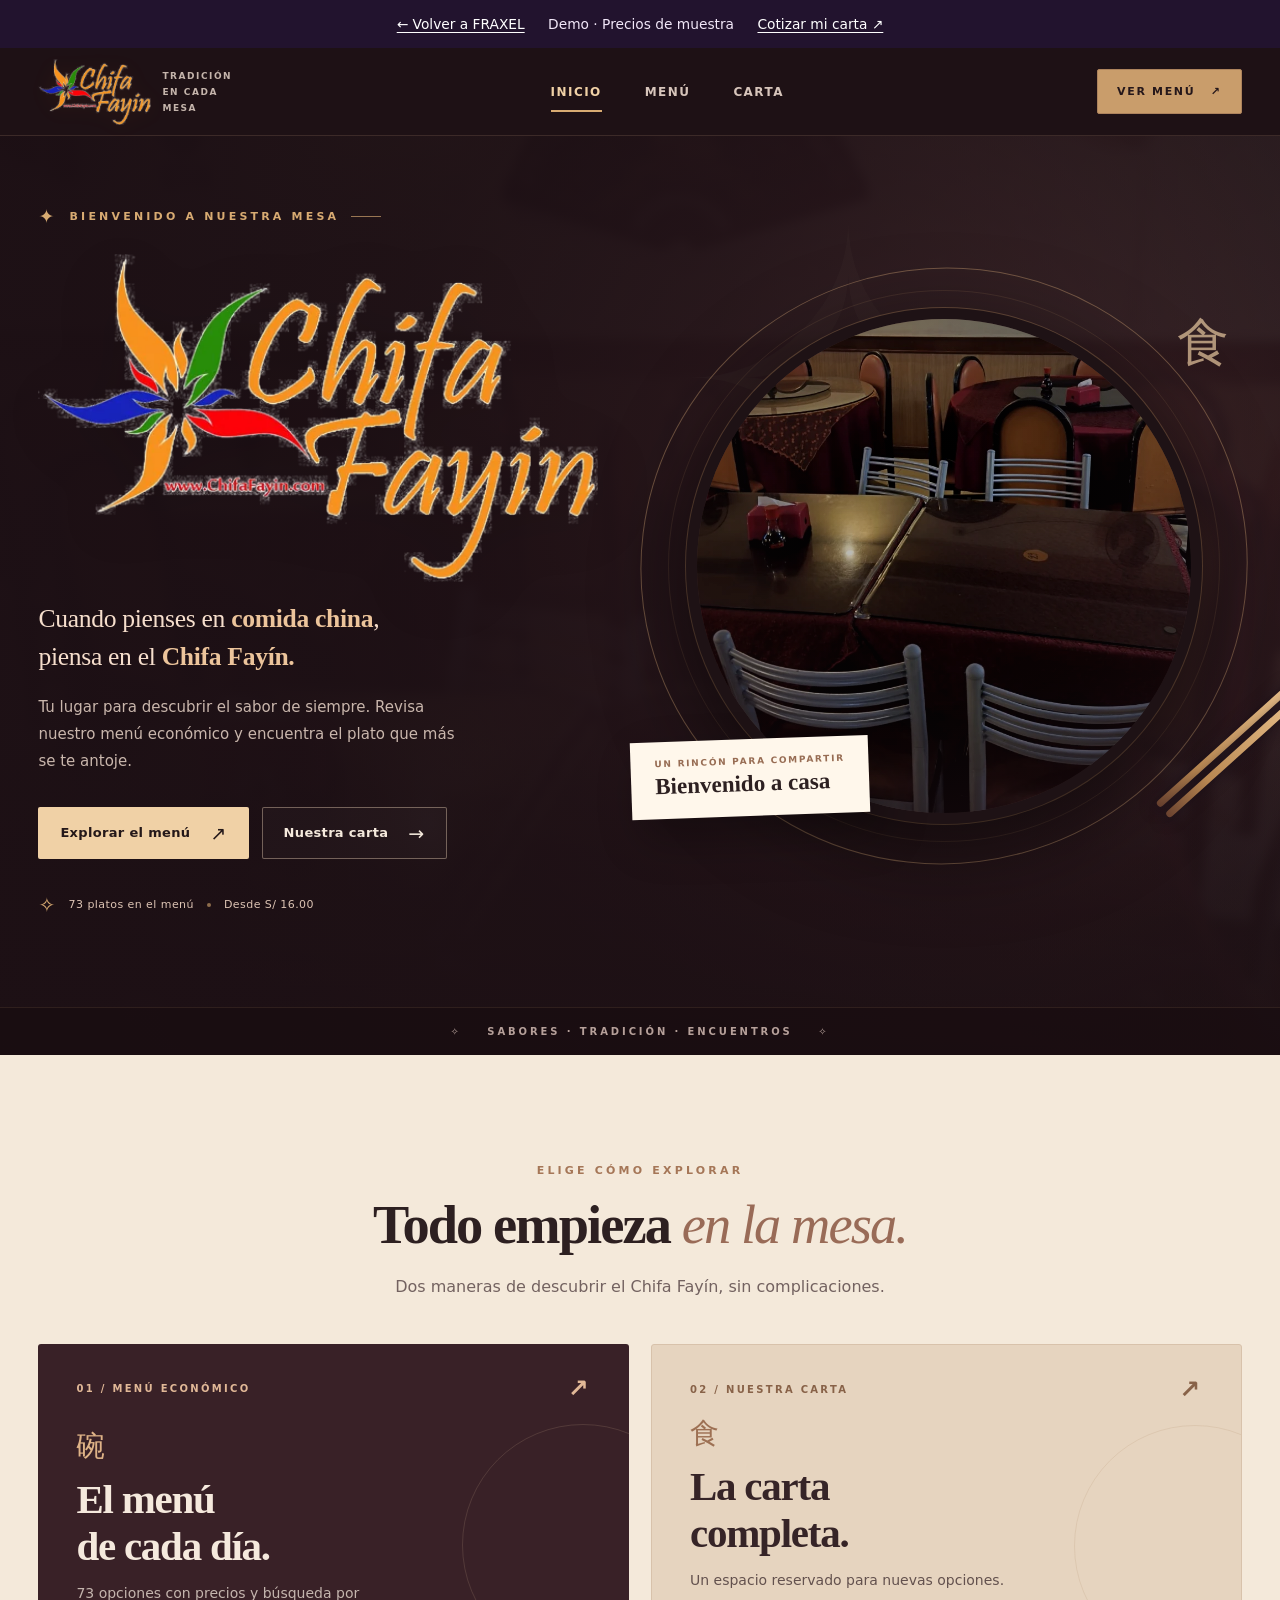
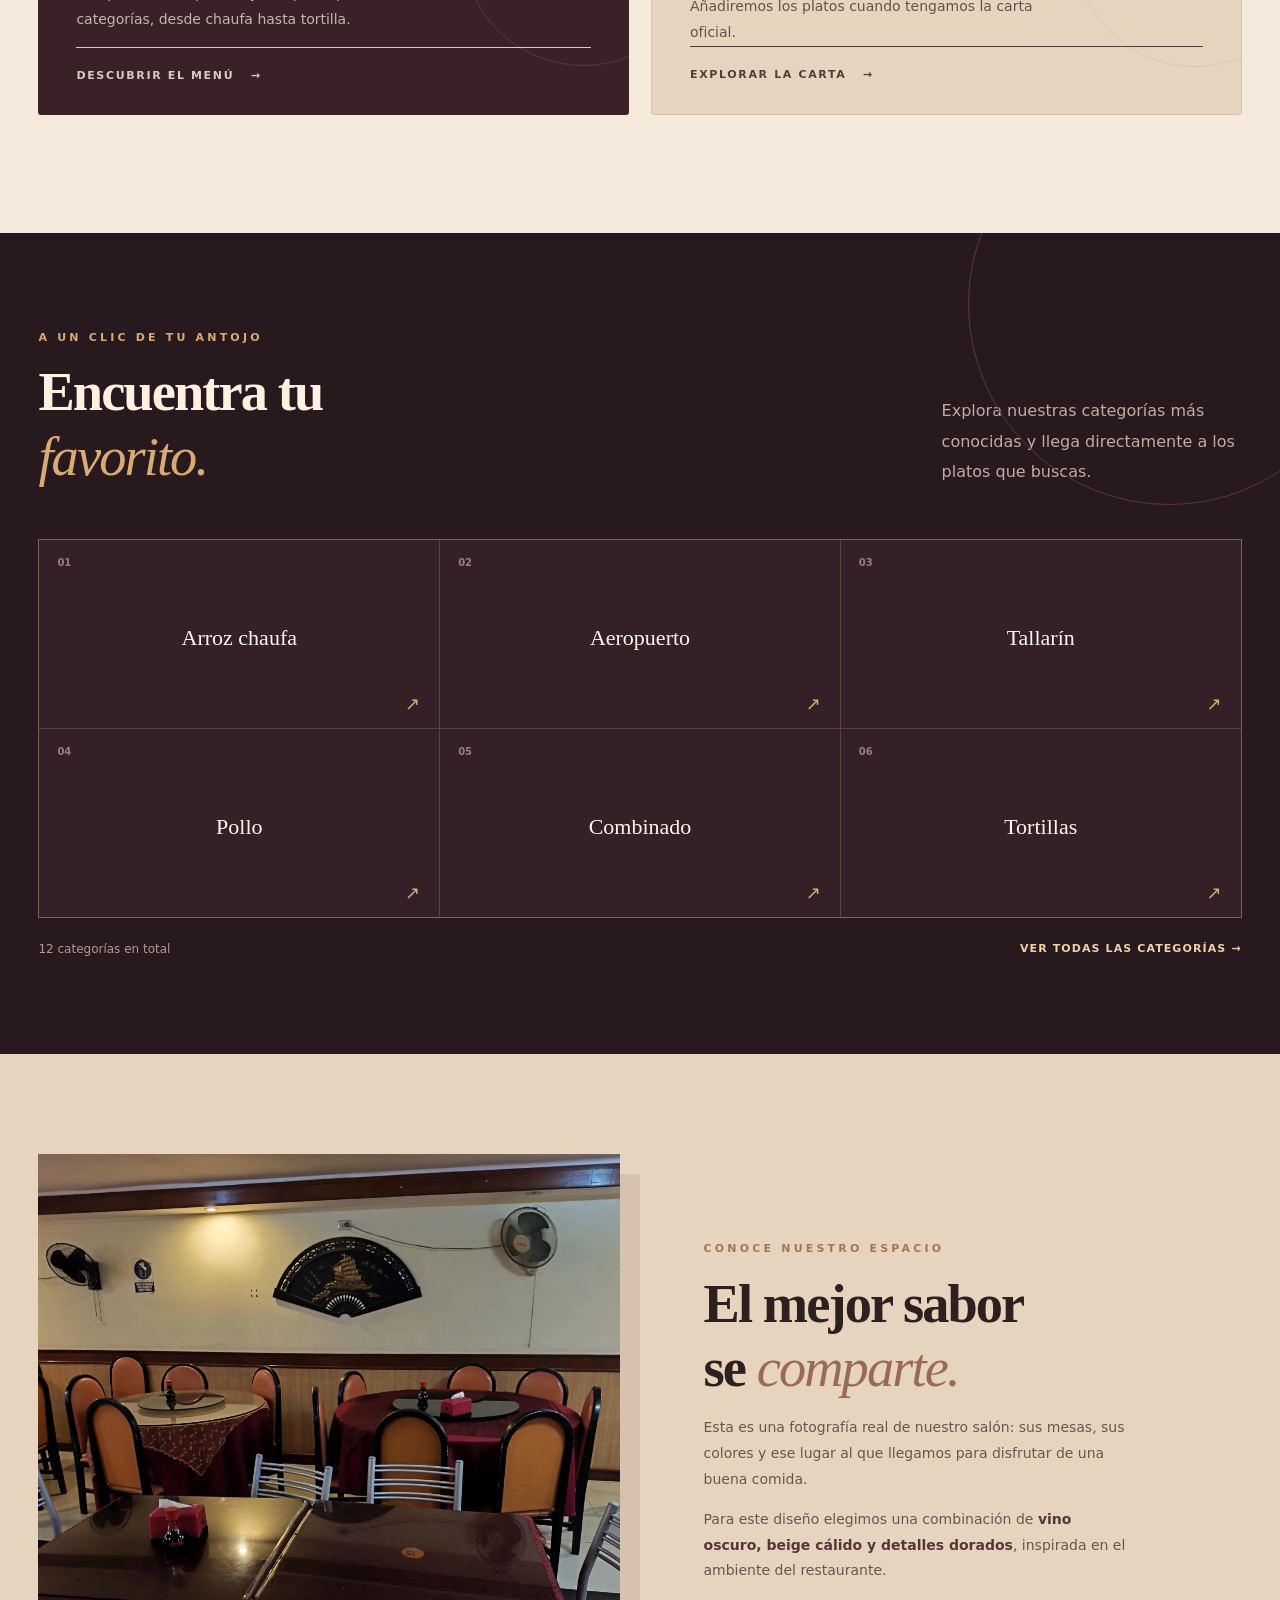
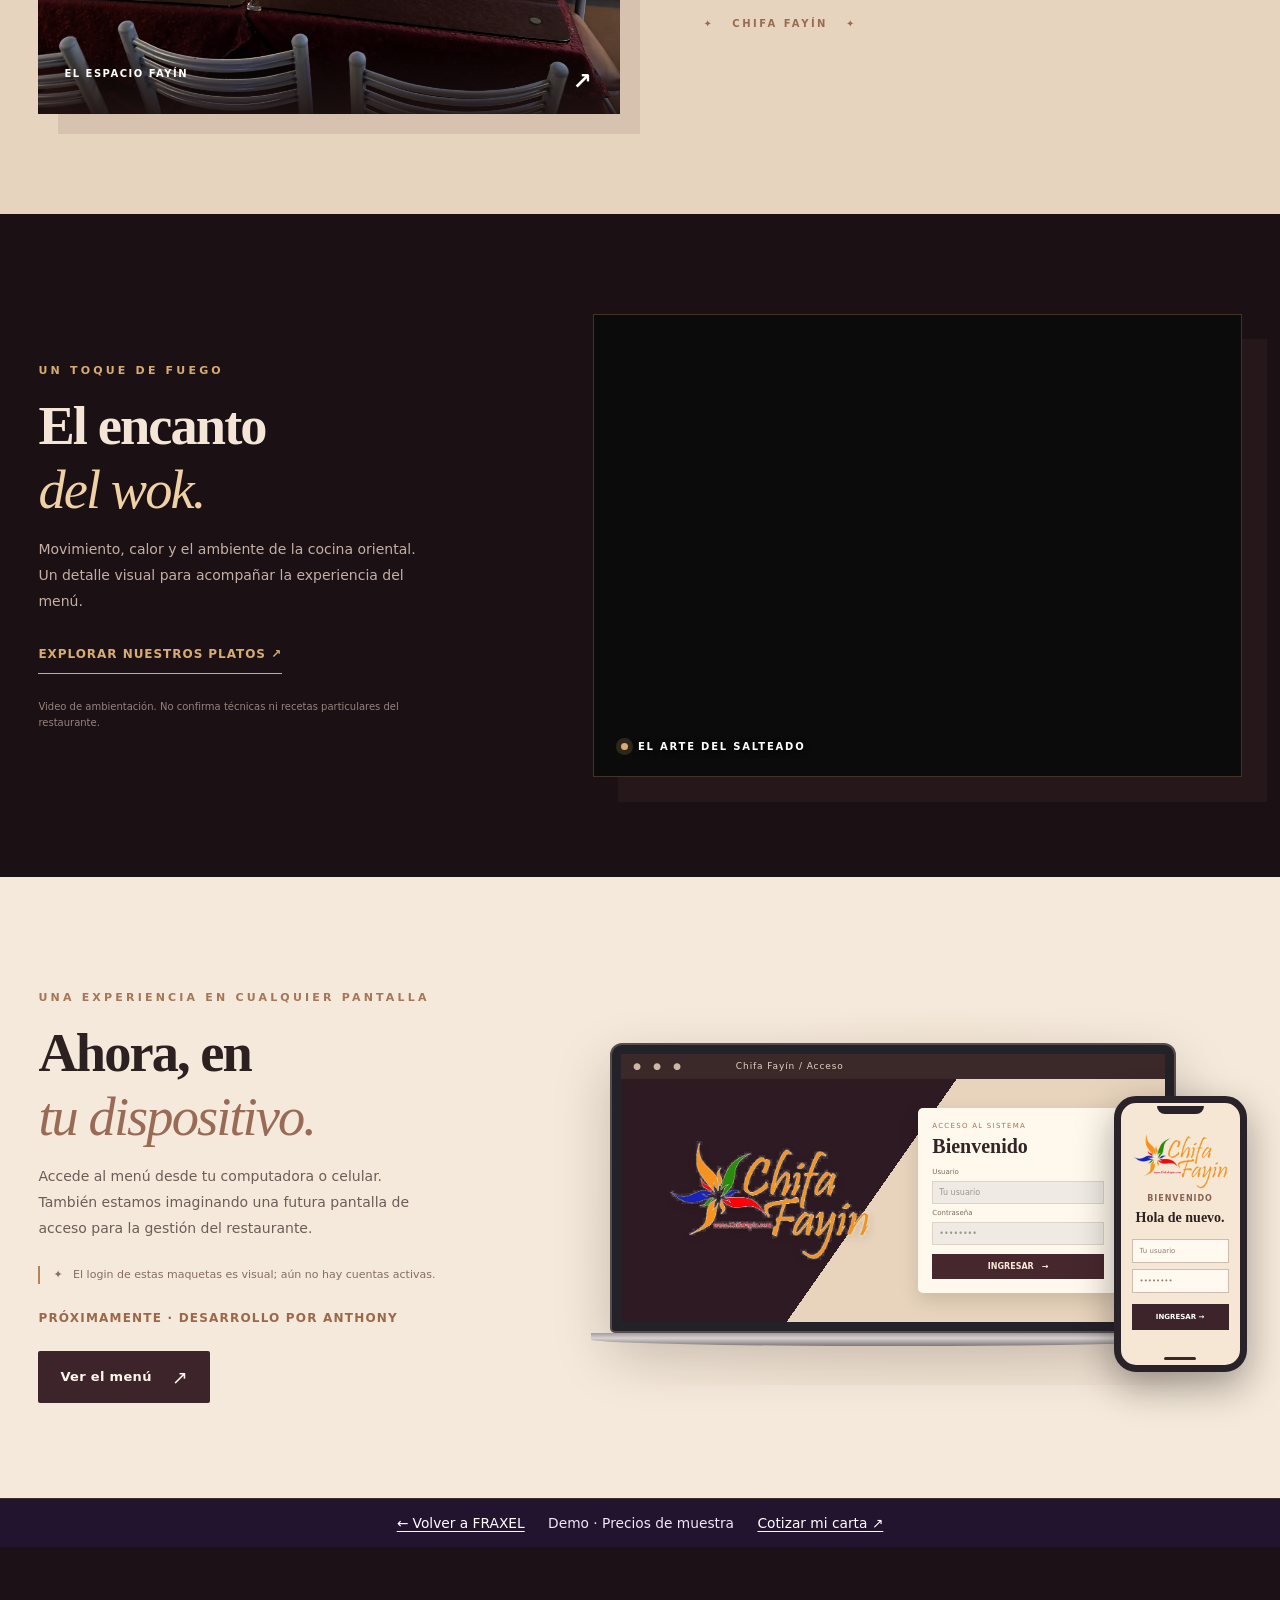
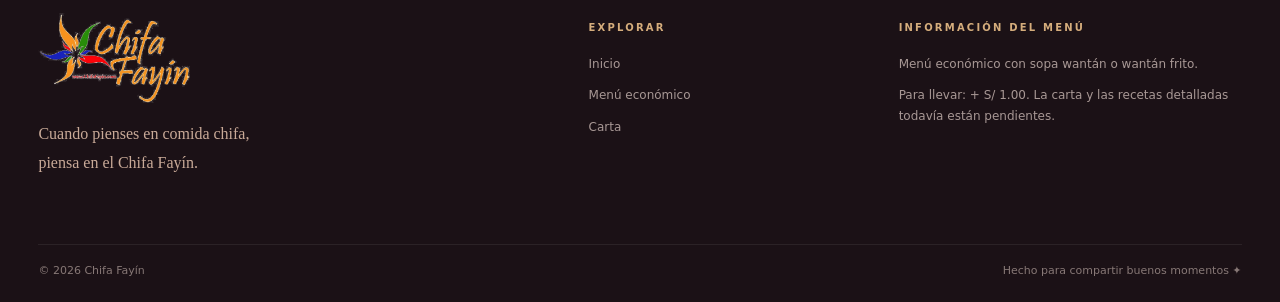
<file: demos/chifa-fayin/index.html>
<!doctype html>
<html lang="es">
<head>
  <meta charset="utf-8">
  <meta name="viewport" content="width=device-width,initial-scale=1,viewport-fit=cover">
  <meta name="theme-color" content="#28171b">
  <meta name="description" content="Chifa Fayín: conoce nuestro menú económico, sus platos, categorías y precios en soles.">
  <title>Chifa Fayín — Sabores para compartir</title>
  <link rel="icon" href="logo.webp" type="image/webp">
  <style>

:root{--wine:#28191d;--deep:#1c1115;--wine2:#3d242a;--wine3:#512d35;--cream:#f4e9da;--paper:#fff7eb;--sand:#d8bfa5;--gold:#d8ab72;--gold2:#f0d1a6;--muted:#ad9a94;--ink:#2d2021;--border:rgba(218,177,131,.23);--sans:'DM Sans',system-ui,sans-serif;--serif:'Playfair Display',Georgia,'Times New Roman',serif}
*{box-sizing:border-box}html{scroll-behavior:smooth}body{margin:0;background:var(--wine);color:var(--paper);font-family:var(--sans);-webkit-font-smoothing:antialiased}body,button,input{font-size:15px}button,input{font-family:inherit}button{cursor:pointer}a{text-decoration:none;color:inherit}img,video{max-width:100%}img{display:block}button:focus-visible,a:focus-visible,input:focus-visible{outline:3px solid var(--gold);outline-offset:3px}::selection{background:var(--gold);color:var(--deep)}.wrap{width:min(1160px,calc(100% - 76px));margin:auto}.site-header{height:88px;position:sticky;top:0;z-index:99;background:rgba(31,18,21,.965);backdrop-filter:blur(16px);border-bottom:1px solid rgba(215,175,141,.16)}.header-inner{height:100%;display:flex;align-items:center;justify-content:space-between;gap:28px}.brand{display:flex;align-items:center;gap:11px;min-width:190px}.brand img{width:113px;height:69px;object-fit:contain;filter:drop-shadow(0 2px 10px rgba(255,133,0,.08))}.brand span{font-size:9px;letter-spacing:.17em;color:#c5b5ac;max-width:75px;line-height:1.8;font-weight:700}.nav{display:flex;gap:43px;align-items:center;height:100%}.nav a{display:flex;align-items:center;height:100%;text-transform:uppercase;font-size:11px;letter-spacing:.19em;color:#d7c5bb;font-weight:800;position:relative;transition:color .22s}.nav a:hover,.nav a.active{color:var(--gold2)}.nav a.active:after{content:"";height:2px;left:0;right:0;bottom:23px;position:absolute;background:var(--gold)}.header-action{border:1px solid #ad835d;background:#c99d6b;color:#25171a;font-size:11px;font-weight:800;letter-spacing:.15em;padding:15px 19px;border-radius:2px;white-space:nowrap;transition:.2s}.header-action:hover{background:#efc28e;transform:translateY(-2px)}.header-action span{padding-left:10px}.nav-toggle{display:none;background:transparent;border:0;padding:12px}.nav-toggle span{display:block;width:26px;height:2px;background:var(--gold2);margin:5px 0}.hero{position:relative;overflow:hidden;min-height:710px;background:radial-gradient(circle at 72% 40%,#5e3438 0,#28161b 52%,#190e13 100%)}.hero-background{position:absolute;inset:-30px;background:url('salon.webp') center 52%/cover;filter:blur(5px) brightness(.38) saturate(.78);opacity:.27;transform:scale(1.07)}.hero:before{content:"";position:absolute;inset:0;background:linear-gradient(90deg,rgba(29,16,21,.93),rgba(29,16,21,.69) 56%,rgba(29,16,21,.28)),linear-gradient(to bottom,transparent 65%,rgba(30,17,20,.82));z-index:1}.hero:after{content:'✧';font-size:420px;line-height:1;position:absolute;top:40px;right:20%;color:rgba(255,221,176,.018);z-index:1}.hero-noise{position:absolute;inset:0;z-index:1;pointer-events:none;background-image:radial-gradient(rgba(224,193,157,.13) .6px,transparent .7px);background-size:6px 6px;opacity:.1}.hero-grid{display:grid;grid-template-columns:1fr 1.07fr;align-items:center;min-height:674px;gap:35px;position:relative;z-index:3}.hero-copy{position:relative;z-index:5;padding:65px 0 90px}.eyebrow,.kicker{font-size:11px;letter-spacing:.29em;font-weight:800;color:var(--gold);line-height:1.6}.eyebrow{display:flex;align-items:center;gap:12px}.star-mini{font-size:19px}.rule-mini{width:30px;height:1px;background:var(--gold);opacity:.66}.hero h1{font-family:var(--serif);font-size:clamp(58px,6.1vw,92px);line-height:1.09;letter-spacing:-.05em;font-weight:600;margin:30px 0;color:#fff8ec}.hero h1 em{color:var(--gold2);font-weight:500}.hero-quote{color:#f6dfc4;font-family:var(--serif);font-weight:500;line-height:1.65;font-size:21px;margin:0 0 16px}.hero-quote strong{font-weight:600}.hero-desc{max-width:420px;color:#c9b6ac;line-height:1.95;font-size:14px;margin:0 0 32px}.hero-buttons{display:flex;flex-wrap:wrap;gap:13px}.btn{display:inline-flex;gap:20px;justify-content:center;align-items:center;min-height:51px;padding:0 21px;font-size:12px;font-weight:800;letter-spacing:.025em;transition:.24s ease;border:1px solid transparent;border-radius:2px}.btn span{font-size:19px;font-weight:400}.btn.gold{color:#241819;background:var(--gold2)}.btn.gold:hover{background:#fff0cf;transform:translateY(-3px)}.btn.outline{color:#f4e9dc;border-color:rgba(226,199,175,.43);background:rgba(255,255,255,.025)}.btn.outline:hover{border-color:#f4e9dc;background:rgba(255,255,255,.085)}.btn.burgundy{color:var(--paper);background:var(--wine2)}.btn.burgundy:hover{background:#59383b}.hero-trust{display:flex;gap:13px;align-items:center;color:#ddc4b4;font-size:11px;letter-spacing:.04em;margin-top:34px}.hero-trust>span:first-child{color:var(--gold);font-size:20px}.hero-trust i{width:4px;height:4px;background:var(--gold);border-radius:50%;opacity:.6}.hero-art{position:relative;width:min(100%,610px);aspect-ratio:1/1;margin:24px auto 35px}.table-orbit{position:absolute;border:1px solid rgba(238,190,131,.35);border-radius:50%;pointer-events:none}.orbit-outer{inset:0;transform:rotate(-15deg) scaleX(1.02)}.orbit-inner{inset:22px;border-color:rgba(238,190,131,.1)}.table-photo{position:absolute;inset:40px;overflow:hidden;border-radius:50%;border:11px solid rgba(28,17,20,.92);background:#3d292b;box-shadow:0 24px 85px rgba(0,0,0,.54),0 0 0 1px rgba(227,177,115,.3)}.table-photo img{width:100%;height:100%;object-fit:cover;object-position:center 59%;filter:contrast(1.07) saturate(.87) brightness(.76);transform:scale(1.03)}.table-photo:after{content:"";position:absolute;inset:0;background:radial-gradient(circle at 48% 34%,transparent 8%,rgba(39,20,25,.14) 55%,rgba(30,11,17,.72) 98%)}.table-label{position:absolute;bottom:48px;left:-15px;background:var(--paper);color:var(--ink);z-index:3;padding:17px 24px 19px;min-width:236px;box-shadow:12px 20px 45px rgba(0,0,0,.3);transform:rotate(-2deg)}.table-label small{font-size:9px;font-weight:800;letter-spacing:.19em;color:#976c53;display:block;margin-bottom:5px}.table-label strong{font-family:var(--serif);font-size:23px;font-weight:600}.hero-stamp{position:absolute;color:var(--gold2);font-size:52px;right:13px;top:40px;font-family:Georgia,serif;opacity:.67}.chopsticks{position:absolute;bottom:23px;right:1px;transform:rotate(48deg);display:flex;gap:7px}.chopsticks b{width:7px;height:183px;border-radius:10px;background:linear-gradient(#ecc48f 0,#b98852 70%,#6a422f);box-shadow:0 4px 14px #1d121b}.hero-bottom-rule{position:relative;z-index:3;text-align:center;padding:18px 16px;background:rgba(25,13,16,.75);color:#b6a09a;font-size:10px;font-weight:700;letter-spacing:.29em;border-top:1px solid rgba(206,162,112,.12)}
.section-head h2,.ambience h2,.wok-copy h2,.devices-copy h2,.menu-top h2,.carta-details h2{font-family:var(--serif);font-size:clamp(37px,4.25vw,59px);font-weight:600;letter-spacing:-.035em;line-height:1.19;margin:14px 0}.section-head h2 em,.ambience h2 em,.wok-copy h2 em,.devices-copy h2 em,.menu-top h2 em,.carta-details h2 em{font-weight:500;color:#996b57}.section-head p{font-size:15px;color:#736260;line-height:1.9}.kicker.dark{color:#a57657}.center{text-align:center}.intro-section{background:var(--cream);color:var(--ink);padding:105px 0 118px}.intro-section .section-head{margin-bottom:42px}.intro-section .section-head p{margin:0}.path-grid{display:grid;grid-template-columns:1fr 1fr;gap:22px}.path-card{min-height:360px;padding:32px 38px 33px;display:flex;flex-direction:column;justify-content:space-between;transition:.26s ease;position:relative;overflow:hidden;border-radius:3px}.path-card:hover{transform:translateY(-7px);box-shadow:0 24px 45px rgba(56,29,26,.15)}.path-menu{background:#392127;color:#f5e9dd}.path-carta{background:#e6d4bf;color:#362427;border:1px solid #d8c2ab}.path-card:after{content:"";position:absolute;width:240px;height:240px;border:1px solid;opacity:.16;border-radius:50%;top:80px;right:-75px}.path-menu:after{border-color:#dabc98}.path-carta:after{border-color:#a78160}.path-top{display:flex;align-items:center;justify-content:space-between;font-size:10px;font-weight:800;letter-spacing:.23em;position:relative;z-index:1}.path-menu .path-top{color:#e1b897}.path-carta .path-top{color:#886248}.path-arrow{font-size:25px;line-height:1}.path-center{position:relative;z-index:1}.path-symbol{font-size:29px;color:#dfb387;font-family:Georgia;display:inline-block;margin:12px 0 0}.path-carta .path-symbol{color:#9d7053}.path-center h3{font-family:var(--serif);font-size:clamp(33px,3.2vw,47px);font-weight:600;letter-spacing:-.03em;line-height:1.13;margin:9px 0 12px}.path-center p{font-size:13px;line-height:1.9;max-width:360px;margin:0;opacity:.74}.path-link{position:relative;z-index:1;font-size:11px;font-weight:800;letter-spacing:.15em;border-top:1px solid currentColor;padding-top:21px;opacity:.85}.category-showcase{padding:94px 0 98px;background:#28191e;position:relative;overflow:hidden}.category-showcase:before{content:"";position:absolute;top:-130px;right:-90px;width:400px;height:400px;border-radius:50%;border:1px solid #563842;pointer-events:none}.section-head.split{display:flex;align-items:flex-end;justify-content:space-between;gap:30px;margin-bottom:35px}.split h2{color:#fff1e0}.split h2 em{color:var(--gold)}.split p{max-width:300px;color:#c3aba2;font-size:14px}.quick-grid{display:grid;grid-template-columns:repeat(3,1fr);gap:1px;background:rgba(237,201,161,.24);border:1px solid rgba(237,201,161,.24)}.quick-card{position:relative;min-height:188px;background:#342127;display:flex;flex-direction:column;align-items:center;justify-content:center;gap:10px;transition:background .3s}.quick-card:hover{background:#492e34}.quick-count{position:absolute;left:18px;top:17px;color:#987e78;font-size:10px;font-weight:700}.quick-emoji{display:none}.quick-card strong{font-family:var(--serif);font-size:22px;font-weight:500}.quick-go{position:absolute;bottom:14px;right:19px;font-size:18px;color:var(--gold)}.quick-foot{display:flex;justify-content:space-between;margin-top:24px;font-size:12px;color:#b49a91}.quick-foot a{color:var(--gold2);font-weight:800;font-size:11px;letter-spacing:.1em}.ambience{background:#e7d4be;color:var(--ink);padding:100px 0}.ambience-grid{display:grid;grid-template-columns:1.08fr 1fr;gap:84px;align-items:center}.ambience-photo-wrap{position:relative;max-height:560px;min-height:440px;overflow:hidden;box-shadow:20px 20px 0 rgba(71,40,42,.1)}.ambience-photo-wrap img{width:100%;height:560px;object-fit:cover;object-position:center 42%;filter:saturate(.86) contrast(1.05)}.photo-corner{position:absolute;bottom:0;left:0;right:0;padding:20px 26px;background:linear-gradient(transparent,rgba(31,18,18,.84));font-size:10px;letter-spacing:.15em;color:white;font-weight:800;display:flex;justify-content:space-between}.photo-corner b{font-size:23px}.ambience-copy p{font-size:14px;line-height:2;color:#675652;max-width:430px}.ambience-copy p strong{color:#56363b}.tiny-flourish{display:block;margin-top:34px;letter-spacing:.25em;font-size:10px;color:#976c51;font-weight:800}.wok-section{background:#1b1115;color:#f5e5d7;padding:100px 0}.wok-feature{display:grid;grid-template-columns:.85fr 1.15fr;gap:75px;align-items:center}.wok-copy h2 em{color:var(--gold2)}.wok-copy p{color:#c5afa5;max-width:400px;line-height:1.95}.text-link{display:inline-block;margin-top:18px;color:var(--gold);font-size:12px;font-weight:800;letter-spacing:.08em;border-bottom:1px solid var(--gold);padding-bottom:12px}.wok-copy small{display:block;line-height:1.6;font-size:10px;color:#96837f;margin-top:25px;max-width:390px}.wok-visual{position:relative;aspect-ratio:1.4/1;border:1px solid rgba(222,174,120,.25);padding:11px;background:#0c0b0c;box-shadow:25px 25px 0 rgba(206,151,109,.055)}.wok-visual video{width:100%;height:100%;object-fit:cover;display:block}.wok-label{position:absolute;bottom:24px;left:27px;font-size:10px;font-weight:800;letter-spacing:.18em;color:#fff;display:flex;align-items:center;gap:10px;text-shadow:0 2px 6px #000}.pulse{display:inline-block;width:7px;height:7px;background:var(--gold);border-radius:50%;box-shadow:0 0 0 5px rgba(242,184,118,.15)}.devices-section{background:var(--cream);color:var(--ink);padding:110px 0 95px;overflow:hidden}.devices-grid{display:grid;grid-template-columns:.85fr 1.15fr;align-items:center;gap:60px}.devices-copy p{line-height:1.9;color:#6d5c58;max-width:380px}.devices-small{font-size:11px;line-height:1.7;color:#866e61;border-left:2px solid #b3835c;padding-left:13px;margin:24px 0}.devices-stage{position:relative;height:380px;display:flex;align-items:center;justify-content:center;background:radial-gradient(ellipse at 55% 65%,rgba(200,160,133,.2),transparent 72%)}.laptop{position:relative;width:86%;margin-right:40px}.laptop-screen{height:290px;padding:9px;background:#242229;border:2px solid #574d4f;border-radius:12px 12px 5px 5px;box-shadow:0 22px 55px rgba(31,18,21,.21)}.screen-header{height:25px;background:#3b292a;color:#ceb7a3;padding:7px 12px;font-size:9px;letter-spacing:.1em}.screen-header span{margin-left:50px;color:#e2d0c4}.screen-content{height:calc(100% - 25px);background:linear-gradient(125deg,#2e1a22 0 47%,#e8d4bc 47%);display:flex;align-items:center;justify-content:space-evenly;gap:14px;padding:12px}.screen-content>img{width:39%;max-height:125px;object-fit:contain;filter:drop-shadow(0 3px 4px rgba(0,0,0,.15))}.screen-card{background:#fff9ed;color:#322427;border-radius:5px;width:47%;max-width:200px;display:flex;flex-direction:column;padding:14px;gap:5px;box-shadow:0 7px 19px rgba(0,0,0,.13)}.screen-card small{font-size:7px;letter-spacing:.18em;color:#a57157}.screen-card strong{font-family:var(--serif);font-size:20px;margin-bottom:5px}.screen-card span{font-size:7px;color:#7e6a60}.screen-card i{font-size:8px;font-style:normal;color:#9d9692;background:#efeae4;border:1px solid #ded3c9;padding:6px}.screen-card b{font-size:8px;color:#f9e8d8;background:#47272e;padding:8px;text-align:center;margin-top:4px}.laptop-base{height:13px;background:linear-gradient(#a29b9e,#d7d2d0 40%,#7e7678);border-radius:0 0 50% 50%;margin:0 -19px}.phone{position:absolute;right:-5px;bottom:13px;width:133px;height:276px;border:7px solid #292228;border-radius:22px;background:#f6e7d4;box-shadow:0 14px 38px rgba(16,8,9,.37);display:flex;flex-direction:column;align-items:center;padding:24px 11px 12px}.notch{position:absolute;top:3px;width:47px;height:8px;border-radius:0 0 9px 9px;background:#292228}.phone img{width:96px;height:67px;object-fit:contain}.phone small{font-size:8px;letter-spacing:.12em;color:#876350;font-weight:800}.phone strong{font-family:var(--serif);font-size:14px;margin:7px 0 13px}.phone i{display:block;width:100%;font-size:7px;color:#937f78;padding:7px;border:1px solid #cdbdb0;margin-bottom:6px;background:#fff9f0;font-style:normal}.phone b{font-size:7px;width:100%;padding:9px;background:var(--wine2);color:white;text-align:center;margin-top:5px}.phone-bottom{width:32px;height:3px;border-radius:4px;background:#3a2829;position:absolute;bottom:5px}.footer{background:#1b1116;border-top:1px solid rgba(217,174,122,.2)}.footer-inner{padding:65px 0 50px;display:grid;grid-template-columns:1.4fr .7fr 1fr;gap:70px}.footer-brand img{width:152px;height:92px;object-fit:contain}.footer-brand p{font-family:var(--serif);color:#c9aa98;font-size:16px;line-height:1.8}.footer-col{display:flex;flex-direction:column;gap:11px}.footer-col span{font-size:10px;color:#d5ad7c;font-weight:800;letter-spacing:.22em;margin:10px 0}.footer-col a,.footer-col p,.footer-col small{font-size:12px;line-height:1.8;color:#a89895;margin:0}.footer-col a:hover{color:#f8dbc2}.footer-bottom{padding:19px 0 25px;display:flex;justify-content:space-between;gap:20px;border-top:1px solid rgba(255,255,255,.07);font-size:11px;color:#877876}.go-top{position:fixed;z-index:80;right:27px;bottom:24px;width:42px;height:42px;border:1px solid #a47d62;border-radius:50%;background:#3b232a;color:#e6c69e;font-size:22px;opacity:0;pointer-events:none;transform:translateY(14px);transition:.25s}.go-top.visible{opacity:1;pointer-events:auto;transform:none}
/* Inner pages */
.subhero{min-height:350px;position:relative;background:#29181e;overflow:hidden;display:flex;align-items:center}.subhero-image{position:absolute;inset:0;background:linear-gradient(90deg,rgba(30,15,20,.96) 5%,rgba(30,15,20,.85) 51%,rgba(30,15,20,.5)),url('mesas.webp') right 58%/cover;opacity:.8}.subhero-content{position:relative;z-index:1;padding:58px 0}.subhero h1{font-family:var(--serif);font-size:clamp(47px,5.2vw,75px);line-height:1.1;letter-spacing:-.04em;margin:14px 0;font-weight:600}.subhero h1 em{color:var(--gold2);font-weight:500}.subhero p{color:#cfb8ad;line-height:1.8;max-width:640px;font-size:14px}.menu-section{background:var(--cream);padding:78px 0 105px;color:var(--ink)}.menu-top{display:flex;justify-content:space-between;align-items:end;gap:30px}.menu-top h2{margin-bottom:7px}.menu-top p{max-width:350px;line-height:1.7;color:#75635e}.policy-bar{display:flex;flex-wrap:wrap;gap:20px 40px;padding:20px 0;margin:18px 0 34px;border-top:1px solid #d9c7b6;border-bottom:1px solid #d9c7b6;font-size:12px;color:#685650}.policy-bar b{color:#af7d52;margin-right:6px}.policy-bar strong{color:#382529}.menu-columns{display:grid;grid-template-columns:minmax(0,1fr) 330px;gap:32px;align-items:start}.menu-primary{min-width:0}.menu-filter-panel{background:#fff8ee;padding:27px 27px 24px;border:1px solid #e3d4c5;box-shadow:0 10px 20px rgba(61,31,22,.04)}.filter-title{display:flex;align-items:center;justify-content:space-between;gap:10px;margin-bottom:15px}.filter-title strong{font-family:var(--serif);font-size:22px}.filter-title span{font-size:11px;color:#927b6a;white-space:nowrap}.search-field{border:1px solid #d6beaa;background:#fff;display:flex;align-items:center;gap:10px;padding:0 14px;height:51px;color:#9c755d}.search-field input{width:100%;background:transparent;border:0;outline:0;color:#3b2527;font-size:13px}.search-field input:focus-visible{outline:none}.search-field:focus-within{outline:2px solid #bf946f;outline-offset:1px}.search-field input::placeholder{color:#aa9a90}.search-field button{background:transparent;border:0;color:#9a674e;font-size:11px;font-weight:700}.flavor-filters{margin-top:22px;display:flex;align-items:center;gap:20px;justify-content:space-between;flex-wrap:wrap}.flavor-filters>span{font-size:10px;font-weight:800;letter-spacing:.12em;color:#8c6d5b}.flavor-buttons{display:inline-flex;gap:5px;background:#f3e6d8;padding:4px;border-radius:5px}.flavor-btn{border:0;padding:11px 15px;background:transparent;font-size:12px;font-weight:800;color:#795e55;border-radius:3px;transition:.15s}.flavor-btn.active,.flavor-btn:hover{color:#fff7ed;background:#472c32}.filter-note{margin:13px 0 23px;font-size:11px;line-height:1.6;color:#9a8076}.category-heading{display:flex;justify-content:space-between;gap:15px;font-size:10px;font-weight:800;letter-spacing:.14em;margin-bottom:12px;color:#735447}.category-heading span{font-size:9px;color:#a59085;letter-spacing:.03em;font-weight:600}.category-filter{display:flex;gap:8px;overflow-x:auto;padding:0 0 10px;scrollbar-width:thin;scrollbar-color:#c8a487 transparent}.chip{flex:0 0 auto;border:1px solid #d9c4b0;color:#6d4b43;background:#fdf8f2;padding:9px 12px;border-radius:25px;font-size:11px;font-weight:800;display:flex;gap:7px;align-items:center;transition:.2s}.chip:hover,.chip.selected{background:#472a31;color:#fff4e5;border-color:#472a31}.chip span{font-size:15px}.results-heading{display:flex;justify-content:space-between;align-items:baseline;gap:10px;margin:38px 0 17px}.results-heading h3{font-family:var(--serif);font-size:28px;font-weight:600;margin:0}.results-heading span{font-size:11px;color:#8b7162}.dish-group{margin-bottom:27px;border:1px solid #dac7b6;background:#fff9f1}.dish-group-title{display:flex;align-items:center;gap:12px;padding:19px 24px;background:#eee1d2;border-bottom:1px solid #dac7b6}.dish-group-title>span{font-size:25px}.dish-group-title h4{font-family:var(--serif);font-weight:600;font-size:20px;margin:0}.dish-group-title small{font-size:11px;color:#8a7165}.group-note{font-size:11px;color:#795e57;line-height:1.6;padding:12px 24px;margin:0;background:#fcf0e1;border-bottom:1px solid #ead8c8}.dish-item+.dish-item{border-top:1px solid #e8dbcf}.dish-button{width:100%;display:flex;gap:15px;align-items:center;padding:18px 22px;text-align:left;background:transparent;border:0;color:#382b29;transition:background .16s}.dish-button:hover,.dish-item.open .dish-button{background:#f3e7d8}.dish-info{flex:1;min-width:0}.dish-info strong{display:block;font-size:13px;font-weight:800;line-height:1.5}.dish-info small{color:#968276;display:block;font-size:10px;margin-top:4px}.dish-money{font-size:13px;white-space:nowrap;color:#6e432d;font-weight:800}.dish-plus{width:26px;height:26px;border:1px solid #cba989;border-radius:50%;display:grid;place-items:center;color:#9b694e;font-size:21px;line-height:1;transition:.2s}.dish-item.open .dish-plus{transform:rotate(45deg);background:#49292f;color:white;border-color:#49292f}.dish-panel{display:grid;grid-template-rows:0fr;transition:grid-template-rows .3s ease;background:#f8f0e7}.dish-item.open .dish-panel{grid-template-rows:1fr}.dish-panel-wrap{overflow:hidden;display:flex;gap:19px;min-height:0}.dish-item.open .dish-panel-wrap{padding:18px 22px 22px;border-top:1px solid #e7d3c1}.dish-detail-photo{flex:0 0 110px;min-height:114px;display:flex;flex-direction:column;justify-content:center;align-items:center;text-align:center;background:radial-gradient(circle,#eddecf,#d7c0ab);color:#85634e}.dish-detail-photo span{font-size:30px}.dish-detail-photo small{font-size:10px;line-height:1.6}.dish-detail-text{flex:1;min-width:0}.dish-detail-text p{font-size:12px;line-height:1.7;color:#735a50;margin:0 0 10px}.dish-detail-text .dish-note{color:#9a654b}.dish-tags{display:flex;flex-wrap:wrap;gap:6px;margin:12px 0}.dish-tags span{font-size:10px;border:1px solid #d9bea8;padding:5px 7px;color:#855f49}.dish-detail-text>small{color:#705b50;font-size:10px;line-height:1.7}.menu-aside{min-width:0}.aside-stick{position:sticky;top:110px;background:#302025;color:#f4e8da;padding:12px;border:1px solid #4e3937}.menu-video-frame{height:280px;position:relative;overflow:hidden;background:#100f10}.menu-video-frame video{width:100%;height:100%;object-fit:cover}.menu-video-frame>span{position:absolute;bottom:14px;left:16px;font-size:10px;font-weight:800;letter-spacing:.13em;color:#e7c6aa;text-shadow:0 2px 5px #000}.aside-message{padding:25px 12px 20px}.aside-message h3{font-family:var(--serif);font-size:30px;font-weight:600;line-height:1.2;margin:15px 0}.aside-message p{font-size:12px;line-height:1.9;color:#c4aaa0}.no-results{background:#fff8ed;border:1px solid #d9c7b6;padding:48px 25px;text-align:center}.no-results span{font-size:43px;color:#a06c50}.no-results h3{font-family:var(--serif);font-size:27px}.no-results p{font-size:13px;color:#76645d}.no-results button{margin-top:12px;color:white;background:#40262c;padding:13px 20px;border:0}.carta-section{padding:105px 0;background:var(--cream);color:var(--ink)}.carta-grid{display:grid;grid-template-columns:1fr 1fr;gap:90px;align-items:center}.carta-art{background:radial-gradient(circle,#bba18b,#d8bfa7);min-height:480px;display:grid;place-items:center;position:relative}.carta-art:before,.carta-art:after{content:"✻";font-size:34px;color:#aa836b;position:absolute;left:25px;top:19px}.carta-art:after{left:auto;right:25px;top:auto;bottom:19px}.menu-book{position:relative;width:280px;height:365px;display:flex;flex-direction:column;align-items:center;justify-content:center;background:linear-gradient(100deg,#2e1c22,#482b32 53%,#2e1a20);box-shadow:20px 25px 45px rgba(36,17,19,.28);border:1px solid rgba(251,219,164,.36);color:#dfc3a1}.menu-book:before{content:"";inset:14px;position:absolute;border:1px solid #a77850}.menu-book img{width:180px;height:111px;object-fit:contain;position:relative}.menu-book small{font-size:10px;letter-spacing:.22em;margin:21px 0;position:relative}.menu-book strong{font-family:var(--serif);font-weight:500;font-size:26px;position:relative}.book-edge{position:absolute;left:6px;top:0;bottom:0;border-left:2px solid #91735e}.book-flower{font-size:34px;margin-top:33px;position:relative}.carta-details p{font-size:14px;line-height:2;color:#6d5b55;max-width:455px}.carta-points{display:flex;flex-direction:column;gap:15px;padding:20px 0 32px;color:#805f4c;font-size:13px}
@media(max-width:1090px){.wrap{width:min(100% - 52px,1060px)}.hero-grid{grid-template-columns:1.08fr 1fr}.hero h1{font-size:clamp(53px,6vw,79px)}.hero-art{max-width:480px}.table-photo{inset:30px}.table-label{left:-3px;bottom:30px}.ambience-grid{gap:45px}.wok-feature{gap:40px}.menu-columns{grid-template-columns:minmax(0,1fr) 275px;gap:22px}.menu-video-frame{height:240px}.devices-grid{gap:25px}}
@media(max-width:780px){.wrap{width:min(100% - 38px,700px)}.site-header{height:73px}.brand img{height:60px;width:94px}.brand span{font-size:8px}.header-action{margin-left:auto;padding:12px 13px}.nav-toggle{display:block}.nav{position:absolute;top:73px;left:0;right:0;height:auto;display:none;gap:0;flex-direction:column;align-items:stretch;padding:7px 19px 14px;background:rgba(31,18,21,.99);box-shadow:0 15px 20px rgba(0,0,0,.2)}.nav.open{display:flex}.nav a{height:auto;padding:17px 7px;border-bottom:1px solid rgba(255,255,255,.08)}.nav a.active:after{left:auto;top:14px;bottom:14px;width:2px;height:auto}.hero{min-height:auto}.hero-grid{grid-template-columns:1fr;gap:0;padding-top:20px}.hero-copy{padding:48px 0 24px}.hero h1{font-size:clamp(56px,10vw,83px);max-width:650px}.hero-art{width:min(90%,500px);margin:5px auto 47px}.hero:before{background:rgba(27,15,19,.82)}.table-photo{inset:32px}.table-label{left:-6px;bottom:25px}.intro-section,.category-showcase,.ambience,.wok-section,.devices-section{padding-top:78px;padding-bottom:78px}.ambience-grid,.wok-feature,.devices-grid,.carta-grid{grid-template-columns:1fr;gap:32px}.ambience-photo-wrap{min-height:380px;max-height:450px}.ambience-photo-wrap img{height:450px}.ambience-copy{order:-1}.wok-feature{gap:35px}.wok-visual{max-width:650px}.devices-stage{height:340px;max-width:550px;margin:auto;width:100%}.devices-copy h2{margin-top:12px}.footer-inner{gap:40px;grid-template-columns:1.3fr .7fr}.footer-col:last-child{grid-column:1/-1}.menu-columns{grid-template-columns:1fr}.menu-aside{order:-1}.aside-stick{display:grid;grid-template-columns:1fr 1fr;gap:18px;position:relative;top:auto}.menu-video-frame{height:220px}.aside-message{align-self:center}.menu-top{flex-direction:column;align-items:start;gap:0}.menu-top p{margin-top:0}.subhero{min-height:290px}.carta-art{max-width:580px;min-height:400px;width:100%}.carta-details{max-width:650px}}
@media(max-width:550px){.wrap{width:calc(100% - 30px)}.site-header{height:70px}.brand{gap:5px;min-width:0}.brand img{width:82px;height:54px}.brand span{font-size:7px;max-width:60px}.header-action{font-size:9px;letter-spacing:.08em;padding:11px}.header-action span{padding-left:2px}.nav{top:70px}.nav-toggle{padding:7px}.nav-toggle span{width:23px}.hero-copy{padding-top:43px}.eyebrow,.kicker{font-size:9px}.hero h1{font-size:clamp(50px,12.4vw,74px);line-height:1.11;margin:23px 0}.hero-quote{font-size:18px}.hero-desc{font-size:13px;line-height:1.8}.hero-buttons{gap:8px}.btn{padding:0 14px;min-height:47px;font-size:11px;gap:12px}.hero-trust{font-size:10px;gap:9px}.hero-art{width:min(100%,380px)}.table-photo{inset:24px;border-width:7px}.table-label{left:0;bottom:17px;min-width:0;padding:12px 16px}.table-label small{font-size:8px}.table-label strong{font-size:19px}.hero-stamp{font-size:39px;right:13px;top:14px}.chopsticks{right:9px}.chopsticks b{height:103px;width:5px}.hero-bottom-rule{font-size:8px;letter-spacing:.12em}.intro-section,.category-showcase,.ambience,.wok-section,.devices-section,.carta-section{padding:65px 0}.section-head h2,.ambience h2,.wok-copy h2,.devices-copy h2,.menu-top h2,.carta-details h2{font-size:clamp(35px,9vw,49px)}.section-head p{font-size:13px}.path-grid{grid-template-columns:1fr;gap:13px}.path-card{min-height:310px;padding:25px}.path-center h3{font-size:38px}.section-head.split{display:block}.section-head.split p{max-width:400px}.quick-grid{grid-template-columns:repeat(2,1fr)}.quick-card{min-height:150px}.quick-card strong{font-size:17px}.quick-emoji{font-size:28px}.quick-foot{align-items:flex-start;gap:14px}.quick-foot span{max-width:90px}.quick-foot a{max-width:190px;text-align:right}.ambience-photo-wrap{min-height:320px}.ambience-photo-wrap img{height:400px}.wok-visual{aspect-ratio:1.1}.devices-stage{height:290px}.laptop{width:90%;margin-right:27px}.laptop-screen{height:230px}.screen-header{height:18px;padding:5px 8px;font-size:7px}.screen-header span{margin-left:12px}.screen-content{height:calc(100% - 18px);gap:5px}.screen-content>img{width:35%}.screen-card{padding:8px;gap:4px}.screen-card strong{font-size:14px}.screen-card i{padding:3px}.phone{width:100px;height:224px;right:-8px;bottom:9px;border-width:5px;padding:18px 7px 8px}.phone img{width:72px;height:55px}.phone strong{font-size:12px}.phone i{font-size:6px;padding:5px}.phone b{font-size:7px;padding:7px}.footer-inner{grid-template-columns:1fr 1fr;gap:24px;padding:43px 0}.footer-brand{grid-column:1/-1}.footer-brand img{height:70px;width:130px}.footer-bottom{font-size:10px;line-height:1.6;flex-direction:column;gap:3px}.subhero{min-height:250px}.subhero-content{padding:40px 0}.subhero h1{font-size:clamp(43px,10vw,58px)}.subhero p{font-size:12px}.menu-section{padding:48px 0 70px}.policy-bar{font-size:11px;gap:10px;padding:16px 0}.menu-filter-panel{padding:18px 13px}.filter-title strong{font-size:19px}.filter-title span{font-size:10px}.flavor-filters{display:block}.flavor-buttons{display:flex;justify-content:space-between;width:100%;margin-top:12px}.flavor-btn{flex:1;padding:11px 10px}.category-heading span{font-size:8px}.menu-aside{order:0}.aside-stick{display:block}.menu-video-frame{height:220px}.aside-message{padding:20px 12px}.aside-message h3{font-size:26px}.dish-button{padding:15px 12px;gap:9px}.dish-info strong{font-size:12px}.dish-info small{font-size:9px}.dish-money{font-size:11px}.dish-plus{width:22px;height:22px;flex:0 0 22px;font-size:17px}.dish-group-title{padding:17px 14px}.dish-item.open .dish-panel-wrap{padding:16px 12px;gap:9px}.dish-detail-photo{flex-basis:72px;min-height:88px}.dish-detail-photo span{font-size:23px}.dish-detail-photo small{font-size:8px}.dish-detail-text p{font-size:11px}.dish-detail-text>small{font-size:9px}.dish-tags span{font-size:9px}.carta-art{min-height:365px}.menu-book{width:245px;height:325px}.carta-grid{gap:40px}}
@media(prefers-reduced-motion:reduce){html{scroll-behavior:auto}*,*:before,*:after{transition:none!important;animation:none!important}}

/* V5.1: progressive enhancement and Android-sized layout fixes */
.site-page {scroll-margin-top:80px}
body.is-enhanced .site-page {display:none}
body.is-enhanced .site-page.active-page {display:block}
html {scroll-padding-top:80px}
.hero, .subhero, .site-page, .menu-section {max-width:100%;}
@media(max-width:780px){.menu-aside{order:-1}.menu-primary{order:0}.aside-stick{display:grid;grid-template-columns:1fr 1fr;gap:16px}.menu-video-frame{height:230px}}
@media(max-width:550px){.wrap{width:calc(100% - 32px)}.menu-aside{order:-1}.aside-stick{display:block}.menu-video-frame{height:auto;aspect-ratio:16/9}.menu-video-frame video{width:100%;height:100%;object-fit:cover}.footer-inner{row-gap:32px}.footer-col:last-child{grid-column:1/-1}.hero-art{aspect-ratio:1/1}.hero-grid{padding-bottom:5px}}
@media(prefers-reduced-motion:reduce){.table-orbit,.pulse{animation:none!important}}

/* =============================================================
   V6 — Diseñado para PC, tablet y celular (320 px a 4K).
   Correcciones de legibilidad, navegación y distribución.
   ============================================================= */
html{scroll-padding-top:96px;-webkit-text-size-adjust:100%}
body{overflow-x:clip;min-width:320px}
.wrap{width:min(1320px,calc(100% - clamp(32px,6vw,112px)))}
.hero-grid,.menu-columns,.devices-grid,.ambience-grid,.wok-feature,
.carta-grid,.path-grid,.quick-grid,.footer-inner{min-width:0}
.hero-copy,.hero-art,.menu-primary,.menu-aside,.devices-copy,
.devices-stage,.ambience-copy,.wok-copy,.carta-details{min-width:0}
.hero-grid{grid-template-columns:minmax(0,1fr) minmax(0,1.04fr)}
.hero h1{font-size:clamp(58px,5.7vw,96px)}
.hero-quote{font-size:clamp(20px,1.65vw,25px)}
.hero-desc{font-size:clamp(15px,1.08vw,17px);line-height:1.8}
.hero-art{width:min(100%,620px)}
.nav a{font-size:12px;letter-spacing:.12em}
.btn{font-size:13px;min-height:52px}
.path-center p,.ambience-copy p,.wok-copy p,.devices-copy p,
.carta-details p{font-size:clamp(14px,1.05vw,16px);line-height:1.85}
.section-head p{font-size:16px}
.menu-columns{grid-template-columns:minmax(0,1fr) minmax(290px,340px);gap:clamp(24px,3vw,44px)}
.menu-video-frame video,.wok-visual video{display:block;width:100%;height:100%;object-fit:cover}
.menu-top p{font-size:15px;max-width:460px}
.policy-bar{font-size:13px}
.search-field input{font-size:16px;min-width:0}
.flavor-filters>span,.category-heading{font-size:12px}
.flavor-btn{font-size:13px;min-height:44px}
.chip{font-size:12px;min-height:43px}
.filter-note,.category-heading span,.results-heading span{font-size:12px}
.dish-info strong{font-size:15px;line-height:1.5}
.dish-info small{font-size:12px}
.dish-money{font-size:15px}
.dish-plus{flex:0 0 28px;width:28px;height:28px}
.dish-button{min-height:68px}
.dish-detail-text p{font-size:14px;line-height:1.8}
.dish-detail-text>small,.dish-tags span,.group-note{font-size:12px}
.dish-group-title small{font-size:12px}
.aside-message p{font-size:14px;line-height:1.8}
.footer-col a,.footer-col p,.footer-col small{line-height:1.7}

/* Monitores grandes: aprovechar el ancho sin estirar demasiado la lectura. */
@media(min-width:1600px){
 .wrap{width:min(1420px,calc(100% - 140px))}
 .hero-grid{min-height:760px;gap:70px}
 .hero{min-height:790px}
 .hero-art{width:min(100%,675px)}
 .hero h1{font-size:100px}
 .menu-columns{grid-template-columns:minmax(0,1fr) 380px;gap:48px}
 .menu-video-frame{height:310px}
 .quick-card{min-height:210px}
 .intro-section,.ambience,.wok-section,.devices-section{padding-top:115px;padding-bottom:115px}
}

/* Laptop estándar y tablet horizontal: columnas proporcionadas. */
@media(min-width:781px) and (max-width:1150px){
 .wrap{width:calc(100% - 54px)}
 .header-inner{gap:18px}
 .brand{min-width:145px;gap:7px}
 .brand img{width:100px;height:64px}
 .brand span{font-size:8px;letter-spacing:.09em}
 .nav{gap:22px}
 .nav a{font-size:11px}
 .hero-grid{grid-template-columns:minmax(0,1.03fr) minmax(0,1fr);gap:24px}
 .hero h1{font-size:clamp(54px,6vw,78px)}
 .hero-art{width:min(100%,530px)}
 .menu-columns{grid-template-columns:minmax(0,1fr) 265px;gap:20px}
 .menu-filter-panel{padding:22px}
 .flavor-filters{gap:12px}
 .flavor-btn{padding:10px}
 .devices-grid{gap:22px}
 .carta-grid{gap:40px}
}

/* Tablets y teléfonos: menú real desplegable, contenido vertical. */
@media(max-width:780px){
 .wrap{width:min(700px,calc(100% - 42px))}
 .site-header{height:76px}
 .header-inner{gap:14px}
 .brand{min-width:0}
 .brand img{width:108px;height:60px}
 .header-action{min-height:44px;font-size:11px}
 .nav-toggle{display:block;flex:0 0 auto;min-width:44px;min-height:44px;border-radius:4px}
 .nav-toggle span{margin:6px auto}
 .nav{top:76px;padding:10px max(21px,calc((100% - 700px)/2)) 22px;
  border-bottom:1px solid rgba(233,195,159,.24)}
 .nav a{font-size:14px;min-height:54px}
 .hero-grid{grid-template-columns:minmax(0,1fr);gap:0;padding-top:0;min-height:0}
 .hero-copy{padding:60px 0 28px}
 .hero h1{font-size:clamp(57px,10vw,84px)}
 .hero-desc{max-width:600px}
 .hero-art{width:min(100%,485px);margin:12px auto 50px}
 .hero:before{background:linear-gradient(90deg,rgba(27,15,19,.87),rgba(27,15,19,.7))}
 .path-center p{font-size:15px}
 .quick-card strong{font-size:20px}
 .ambience-grid,.wok-feature,.devices-grid,.carta-grid{grid-template-columns:minmax(0,1fr)}
 .menu-columns{display:flex;flex-direction:column;gap:30px}
 .menu-primary{order:0;width:100%}
 .menu-aside{order:1;width:100%}
 .aside-stick{position:static;display:grid;grid-template-columns:minmax(0,1.1fr) minmax(0,1fr);gap:15px;align-items:center}
 .menu-video-frame{height:255px}
 .aside-message{padding:15px}
 .menu-top p{max-width:600px}
 .menu-filter-panel{padding:24px}
 .dish-info strong{font-size:15px}
 .dish-money{font-size:15px}
 .carta-art{max-width:none}
 .footer-inner{grid-template-columns:1fr 1fr;gap:30px}
 .footer-brand{grid-column:1/-1}
 .footer-col:last-child{grid-column:2}
}

/* Móviles: tipografía legible y controles cómodos para el dedo. */
@media(max-width:550px){
 .wrap{width:calc(100% - 34px)}
 .site-header{height:68px}
 .brand img{width:111px;height:60px}
 .brand span{display:none}
 .header-action{margin-left:auto;padding:0 14px;min-height:43px;font-size:10px;letter-spacing:.06em}
 .header-action span{padding-left:4px}
 .nav{top:68px;padding:6px 18px 16px}
 .nav-toggle{margin-right:-5px}
 .hero-copy{padding:48px 0 20px}
 .hero h1{font-size:clamp(47px,12.7vw,66px);line-height:1.13;margin:24px 0}
 .hero-quote{font-size:clamp(18px,5vw,22px);line-height:1.6}
 .hero-quote br{display:none}
 .hero-desc{font-size:15px;line-height:1.7}
 .hero-buttons{display:grid;grid-template-columns:1fr 1fr;gap:10px}
 .hero-buttons .btn{min-width:0;padding:10px 8px;gap:7px;font-size:12px;min-height:52px}
 .hero-trust{flex-wrap:wrap;line-height:1.6;font-size:11px;gap:8px}
 .hero-art{width:min(100%,365px);aspect-ratio:1;margin:8px auto 38px}
 .table-photo{inset:24px;border-width:7px}
 .table-label{left:0;bottom:14px;padding:13px 14px}
 .table-label small{font-size:8px}
 .table-label strong{font-size:18px}
 .hero-bottom-rule{font-size:9px;letter-spacing:.09em;line-height:1.7}
 .intro-section,.category-showcase,.ambience,.wok-section,.devices-section,.carta-section{padding:62px 0}
 .section-head h2,.ambience h2,.wok-copy h2,.devices-copy h2,.menu-top h2,.carta-details h2{font-size:clamp(35px,9vw,49px)}
 .section-head p{font-size:15px}
 .path-grid{grid-template-columns:1fr;gap:14px}
 .path-card{min-height:300px;padding:26px}
 .path-center h3{font-size:40px}
 .path-center p{font-size:14px}
 .quick-grid{grid-template-columns:repeat(2,minmax(0,1fr))}
 .quick-card{min-width:0;min-height:150px;padding:22px 10px}
 .quick-card strong{font-size:18px;text-align:center}
 .quick-foot{gap:10px;flex-wrap:wrap}
 .quick-foot a{line-height:1.5}
 .ambience-photo-wrap{min-height:290px;max-height:none}
 .ambience-photo-wrap img{height:380px;object-fit:cover}
 .wok-visual{aspect-ratio:1.36;max-width:100%}
 .wok-copy p,.ambience-copy p,.devices-copy p,.carta-details p{font-size:15px}
 .devices-stage{max-width:100%;height:305px;overflow:visible}
 .laptop{width:87%;margin-right:25px}
 .laptop-screen{height:235px}
 .phone{right:0;bottom:9px}
 .footer-inner{grid-template-columns:1fr 1fr;gap:20px;padding:40px 0}
 .footer-brand{grid-column:1/-1}
 .footer-col:last-child{grid-column:1/-1}
 .footer-col a,.footer-col p{font-size:13px}
 .footer-col small{font-size:12px}
 .footer-bottom{font-size:12px;line-height:1.6}
 .subhero{min-height:240px}
 .subhero-content{padding:40px 0}
 .subhero h1{font-size:clamp(42px,10vw,57px)}
 .subhero p{font-size:14px}
 .menu-section{padding:46px 0 70px}
 .menu-top p{font-size:14px;line-height:1.7}
 .policy-bar{font-size:12px;gap:10px}
 .menu-filter-panel{padding:19px 15px}
 .filter-title strong{font-size:21px}
 .filter-title span{font-size:11px}
 .search-field{height:52px}
 .flavor-filters{display:block}
 .flavor-filters>span{font-size:12px}
 .flavor-buttons{display:grid;grid-template-columns:repeat(3,minmax(0,1fr));gap:4px;width:100%;margin-top:13px}
 .flavor-btn{font-size:13px;padding:12px 7px;min-height:46px}
 .filter-note{font-size:12px;line-height:1.7}
 .category-heading{font-size:11px}
 .category-heading span{font-size:11px}
 .category-filter{padding-bottom:12px;margin-right:-15px;padding-right:15px}
 .chip{font-size:12px;min-height:44px}
 .results-heading{margin:28px 0 14px}
 .results-heading h3{font-size:26px}
 .results-heading span{font-size:11px;white-space:nowrap}
 .dish-group-title{padding:17px}
 .dish-group-title h4{font-size:21px}
 .dish-group-title small{font-size:12px}
 .dish-button{gap:10px;padding:17px 13px;min-height:72px}
 .dish-info strong{font-size:14px;line-height:1.5;overflow-wrap:anywhere}
 .dish-info small{font-size:11px}
 .dish-money{font-size:13px}
 .dish-plus{width:25px;height:25px;flex:0 0 25px;font-size:18px}
 .dish-panel-wrap{flex-wrap:wrap}
 .dish-item.open .dish-panel-wrap{padding:15px 13px;gap:12px}
 .dish-detail-photo{flex:0 0 82px;min-height:85px}
 .dish-detail-photo small{font-size:9px}
 .dish-detail-text{flex:1 1 180px}
 .dish-detail-text p{font-size:13px;line-height:1.65}
 .dish-detail-text>small,.dish-tags span,.group-note{font-size:11px}
 .aside-stick{display:block;padding:11px}
 .menu-video-frame{height:auto;aspect-ratio:16/10}
 .aside-message{padding:19px 12px 10px}
 .aside-message h3{font-size:28px}
 .aside-message p{font-size:14px}
 .carta-art{min-height:360px}
 .menu-book{max-width:80%;width:245px;height:320px}
}

/* Pantallas compactas (320–359 px). */
@media(max-width:359px){
 .wrap{width:calc(100% - 26px)}
 .brand img{width:95px}
 .header-action{padding:0 10px;font-size:9px}
 .nav-toggle{min-width:40px;padding:7px}
 .hero h1{font-size:45px}
 .hero-buttons .btn{font-size:11px}
 .hero-art{width:100%}
 .table-photo{inset:19px}
 .table-label strong{font-size:16px}
 .dish-button{gap:7px;padding-inline:10px}
 .dish-info strong{font-size:13px}
 .dish-money{font-size:12px}
 .dish-plus{flex-basis:23px;width:23px;height:23px}
 .devices-stage{height:270px}
 .laptop-screen{height:215px}
 .phone{width:91px;height:209px}
}

/* No ocultar el menú de navegación si JavaScript no llegara a cargar. */
@media(max-width:780px){
 body:not(.is-enhanced) .nav{display:flex;position:static;flex-direction:row;
  order:4;flex-basis:100%;flex-wrap:wrap;box-shadow:none;padding:0;background:transparent;border:0}
 body:not(.is-enhanced) .header-inner{height:auto;flex-wrap:wrap;padding-block:8px}
 body:not(.is-enhanced) .site-header{height:auto}
 body:not(.is-enhanced) .nav a{flex:1;justify-content:center}
 body:not(.is-enhanced) .nav-toggle{display:none}
}
@media(prefers-reduced-motion:reduce){
 .table-orbit,.pulse{animation:none!important}
 .dish-panel,.btn,.quick-card,.nav a{transition:none!important}
}

/* Ajustes finales de lectura y navegación en móviles. */
@media(max-width:550px){
 .subhero{min-height:218px}
 .subhero-content{padding:30px 0}
 .subhero h1{margin:9px 0 11px}
 .menu-section{padding-top:35px}
 .menu-top h2{margin:8px 0}
 .menu-top p{margin:5px 0 0}
 .policy-bar{margin:14px 0 23px}
}


/* V7: subtitles and section jump list are separate from the original filters */
.menu-list-intro{margin:20px 0 34px;padding:27px 28px 25px;background:linear-gradient(115deg,#fffaf3,#f0ddc9);border:1px solid #d6b99e;border-left:5px solid #783b47;color:#392327}
.menu-list-eyebrow{display:block;font-size:10px;letter-spacing:.19em;font-weight:800;color:#8d5d46;margin-bottom:9px}
.menu-list-intro h3{font-family:var(--serif);font-size:clamp(25px,2.5vw,35px);line-height:1.2;margin:0 0 8px;font-weight:600}
.menu-list-intro h3 em{color:#925b42}
.menu-list-intro p{font-size:12px;line-height:1.8;color:#71584c;margin:0 0 18px}
.menu-category-index{display:grid;grid-template-columns:repeat(3,minmax(0,1fr));gap:9px}
.menu-category-index a{min-width:0;color:#4a2a30;text-decoration:none;display:flex;gap:9px;align-items:center;padding:12px 12px;background:#fff9f2;border:1px solid #ddc4ae;font-size:12px;font-weight:750;transition:.2s}
.menu-category-index a:hover,.menu-category-index a:focus-visible{background:#4b2b34;color:#fff7e7;outline-color:#9c6b4e}
.menu-category-index a>span{font-family:var(--serif);color:#ae7f5e;font-size:17px}
.menu-category-index a>small{margin-left:auto;font-size:10px;opacity:.65}
.dish-group{margin:0 0 36px;border:1px solid #dcc6b3;box-shadow:0 8px 25px rgba(63,32,27,.045);scroll-margin-top:110px}
.dish-group-title{padding:22px 24px!important;gap:15px!important;background:linear-gradient(105deg,#4e2a33,#703d43)!important;color:#fff5e8;border-bottom:3px solid #c79e75!important}
.dish-group-title h4{font-family:var(--serif);font-size:clamp(23px,2.2vw,30px)!important;line-height:1.2;color:#fff7ee;margin:3px 0 4px!important}
.dish-group-title small{color:#e4c2a9!important}
.group-order{font-family:var(--serif);font-size:33px!important;color:#ddad85;min-width:37px}
.group-icon{font-size:29px!important}
.group-eyebrow{font-size:9px!important;font-weight:800;letter-spacing:.16em}
@media(max-width:720px){.menu-category-index{grid-template-columns:repeat(2,minmax(0,1fr))}.menu-list-intro{padding:20px 15px}.menu-category-index a{font-size:11px;padding:10px 8px}.dish-group-title{padding:16px!important}.group-order{font-size:24px!important;min-width:25px}.group-icon{font-size:24px!important}.dish-group-title h4{font-size:23px!important}}
@media(max-width:370px){.menu-category-index{grid-template-columns:1fr}}


/* Firma discreta para las dos secciones en preparación */
.fayin-author-note{font-family:inherit!important;font-size:12px!important;line-height:1.7!important;letter-spacing:.10em!important;text-transform:uppercase;font-weight:700!important;color:#9b684b!important;margin:16px 0 22px!important;}
</style>


<style>.quick-card{justify-content:center;gap:18px}.quick-card strong{padding:14px 0 5px}.dish-group-title .group-icon{display:none}.dish-group-title{gap:16px}.dish-group-title .group-order{font-weight:700;letter-spacing:.08em;color:#88654d}
/* V8: logotipo de marca real como protagonista del Inicio */
.hero .hero-logo-title{margin:22px 0 18px!important;line-height:1;letter-spacing:normal!important;max-width:590px;width:100%;}
.hero-main-logo{display:block;width:min(100%,560px);height:auto;max-height:345px;object-fit:contain;object-position:left center;filter:drop-shadow(0 10px 28px rgba(0,0,0,.18));}
.hero .hero-brand-slogan{font-size:clamp(23px,2vw,31px);font-weight:500;line-height:1.45;max-width:570px;letter-spacing:-.012em;color:#f6decc;margin:8px 0 19px;}
.hero .hero-brand-slogan strong{color:#ecc49b;font-weight:700;}
@media(min-width:1600px){.hero-main-logo{width:min(100%,660px);max-height:390px}.hero .hero-logo-title{max-width:680px}}
@media(max-width:780px){.hero .hero-logo-title{margin:12px 0 12px!important;max-width:560px}.hero-main-logo{width:min(100%,480px);max-height:300px}.hero .hero-brand-slogan{font-size:clamp(21px,4.5vw,28px)}}
@media(max-width:420px){.hero-main-logo{width:100%;max-height:240px}.hero .hero-brand-slogan{font-size:21px}}
</style><style>
.fraxel-demo {display:flex;align-items:center;justify-content:center;flex-wrap:wrap;gap:.35rem 1.25rem;padding:.65rem 1rem;background:#22132e;color:#f2e8f9;font:500 .86rem/1.5 system-ui;text-align:center}
.fraxel-demo a {color:white;text-decoration:underline;text-underline-offset:.2em;padding:.25em}
</style></head>
<body>
<aside class="fraxel-demo" aria-label="Demostración de FRAXEL"><a href="../../#portafolio">← Volver a FRAXEL</a><span>Demo · Precios de muestra</span><a href="https://wa.me/51902707751?text=Hola%2C%20Anthony.%20Prob%C3%A9%20el%20men%C3%BA%20de%20Chifa%20Fay%C3%ADn%20y%20quisiera%20una%20carta%20digital%20para%20mi%20restaurante.">Cotizar mi carta ↗</a></aside>
  <header class="site-header" id="top">
    <div class="wrap header-inner">
      <a href="#inicio" class="brand" aria-label="Chifa Fayín, ir al inicio">
        <img src="logo.webp" alt="Chifa Fayín" width="124" height="70">
        <span>TRADICIÓN EN CADA MESA</span>
      </a>
      <nav class="nav" id="main-nav" aria-label="Navegación principal">
        <a href="#inicio" data-nav="inicio">Inicio</a>
        <a href="#menu" data-nav="menu">Menú</a>
        <a href="#carta" data-nav="carta">Carta</a>
      </nav>
      <a href="#menu" class="header-action">VER MENÚ <span aria-hidden="true">↗</span></a>
      <button class="nav-toggle" id="nav-toggle" type="button" aria-label="Abrir menú de navegación" aria-expanded="false" aria-controls="main-nav"><span></span><span></span><span></span></button>
    </div>
  </header>

<main id="app" tabindex="-1">
  <div class="site-page" id="inicio"><section class="hero" aria-labelledby="hero-title">
  <div class="hero-background" aria-hidden="true"></div><div class="hero-noise" aria-hidden="true"></div>
  <div class="wrap hero-grid"><div class="hero-copy">
    <div class="eyebrow"><span class="star-mini">✦</span> BIENVENIDO A NUESTRA MESA <span class="rule-mini"></span></div>
    <h1 id="hero-title" class="hero-logo-title"><img class="hero-main-logo" src="logo.webp" alt="Chifa Fayín" width="540" height="317" decoding="async"></h1>
    <p class="hero-quote hero-brand-slogan">Cuando pienses en <strong>comida china</strong>,<br>piensa en el <strong>Chifa Fayín.</strong></p>
    <p class="hero-desc">Tu lugar para descubrir el sabor de siempre. Revisa nuestro menú económico y encuentra el plato que más se te antoje.</p>
    <div class="hero-buttons"><a class="btn gold" href="#menu">Explorar el menú <span>↗</span></a><a class="btn outline" href="#carta">Nuestra carta <span>→</span></a></div>
    <div class="hero-trust"><span>✧</span><span>73 platos en el menú</span><i></i><span>Desde S/ 16.00</span></div>
  </div><div class="hero-art" aria-label="Fotografía de las mesas reales del Chifa Fayín">
    <div class="table-orbit orbit-outer" aria-hidden="true"></div><div class="table-orbit orbit-inner" aria-hidden="true"></div>
    <div class="table-photo"><img src="mesas.webp" alt="Mesas del salón del Chifa Fayín, con manteles color vino, bandejas y sillas" fetchpriority="high"></div>
    <div class="table-label"><small>UN RINCÓN PARA COMPARTIR</small><strong>Bienvenido a casa</strong></div>
    <span class="hero-stamp" aria-hidden="true">食</span><div class="chopsticks" aria-hidden="true"><b></b><b></b></div>
  </div></div>
  <div class="hero-bottom-rule" aria-hidden="true">✧ &nbsp;&nbsp; SABORES · TRADICIÓN · ENCUENTROS &nbsp;&nbsp; ✧</div>
</section><section class="intro-section" id="explorar"><div class="wrap">
  <div class="section-head center"><span class="kicker dark">ELIGE CÓMO EXPLORAR</span><h2>Todo empieza <em>en la mesa.</em></h2><p>Dos maneras de descubrir el Chifa Fayín, sin complicaciones.</p></div>
  <div class="path-grid">
    <a class="path-card path-menu" href="#menu"><div class="path-top"><span>01 / MENÚ ECONÓMICO</span><span class="path-arrow">↗</span></div><div class="path-center"><span class="path-symbol">碗</span><h3>El menú<br>de cada día.</h3><p>73 opciones con precios y búsqueda por categorías, desde chaufa hasta tortilla.</p></div><span class="path-link">DESCUBRIR EL MENÚ &nbsp; →</span></a>
    <a class="path-card path-carta" href="#carta"><div class="path-top"><span>02 / NUESTRA CARTA</span><span class="path-arrow">↗</span></div><div class="path-center"><span class="path-symbol">食</span><h3>La carta<br>completa.</h3><p>Un espacio reservado para nuevas opciones. Añadiremos los platos cuando tengamos la carta oficial.</p></div><span class="path-link">EXPLORAR LA CARTA &nbsp; →</span></a>
  </div>
</div></section><section class="category-showcase"><div class="wrap"><div class="section-head split"><div><span class="kicker">A UN CLIC DE TU ANTOJO</span><h2>Encuentra tu<br><em>favorito.</em></h2></div><p>Explora nuestras categorías más conocidas y llega directamente a los platos que buscas.</p></div>
<div class="quick-grid"><a href="#menu" data-open-category="arroz-chaufa" class="quick-card"><span class="quick-count">01</span><strong>Arroz chaufa</strong><span class="quick-go">↗</span></a><a href="#menu" data-open-category="aeropuerto" class="quick-card"><span class="quick-count">02</span><strong>Aeropuerto</strong><span class="quick-go">↗</span></a><a href="#menu" data-open-category="tallarin" class="quick-card"><span class="quick-count">03</span><strong>Tallarín</strong><span class="quick-go">↗</span></a><a href="#menu" data-open-category="pollo" class="quick-card"><span class="quick-count">04</span><strong>Pollo</strong><span class="quick-go">↗</span></a><a href="#menu" data-open-category="combinado" class="quick-card"><span class="quick-count">05</span><strong>Combinado</strong><span class="quick-go">↗</span></a><a href="#menu" data-open-category="tortillas" class="quick-card"><span class="quick-count">06</span><strong>Tortillas</strong><span class="quick-go">↗</span></a></div>
<div class="quick-foot"><span>12 categorías en total</span><a href="#menu">VER TODAS LAS CATEGORÍAS →</a></div></div></section><section class="ambience"><div class="wrap ambience-grid"><div class="ambience-photo-wrap"><img src="salon.webp" alt="Interior real del salón del Chifa Fayín" loading="lazy"><div class="photo-corner">EL ESPACIO FAYÍN <b>↗</b></div></div><div class="ambience-copy"><span class="kicker dark">CONOCE NUESTRO ESPACIO</span><h2>El mejor sabor<br>se <em>comparte.</em></h2><p>Esta es una fotografía real de nuestro salón: sus mesas, sus colores y ese lugar al que llegamos para disfrutar de una buena comida.</p><p>Para este diseño elegimos una combinación de <strong>vino oscuro, beige cálido y detalles dorados</strong>, inspirada en el ambiente del restaurante.</p><span class="tiny-flourish">✦ &nbsp; CHIFA FAYÍN &nbsp; ✦</span></div></div></section><section class="wok-section"><div class="wrap wok-feature"><div class="wok-copy"><span class="kicker">UN TOQUE DE FUEGO</span><h2>El encanto<br><em>del wok.</em></h2><p>Movimiento, calor y el ambiente de la cocina oriental. Un detalle visual para acompañar la experiencia del menú.</p><a class="text-link" href="#menu">EXPLORAR NUESTROS PLATOS ↗</a><small>Video de ambientación. No confirma técnicas ni recetas particulares del restaurante.</small></div><div class="wok-visual"><video src="wok.mp4" autoplay muted loop playsinline preload="metadata" aria-label="Video decorativo del wok chino con ingredientes salteándose"></video><span class="wok-label"><span class="pulse"></span> EL ARTE DEL SALTEADO</span></div></div></section><section class="devices-section"><div class="wrap devices-grid"><div class="devices-copy"><span class="kicker dark">UNA EXPERIENCIA EN CUALQUIER PANTALLA</span><h2>Ahora, en<br><em>tu dispositivo.</em></h2><p>Accede al menú desde tu computadora o celular. También estamos imaginando una futura pantalla de acceso para la gestión del restaurante.</p><div class="devices-small">✦ &nbsp; El login de estas maquetas es visual; aún no hay cuentas activas.</div><p class="fayin-author-note">Próximamente · Desarrollo por Anthony</p><a href="#menu" class="btn burgundy">Ver el menú <span>↗</span></a></div><div class="devices-stage" aria-label="Maquetas visuales de una computadora y un teléfono con el futuro acceso a Chifa Fayín"><div class="laptop"><div class="laptop-screen"><div class="screen-header">● &nbsp; ● &nbsp; ● <span>Chifa Fayín / Acceso</span></div><div class="screen-content"><img src="logo.webp" alt=""><div class="screen-card"><small>ACCESO AL SISTEMA</small><strong>Bienvenido</strong><span>Usuario</span><i>Tu usuario</i><span>Contraseña</span><i>••••••••</i><b>INGRESAR &nbsp; →</b></div></div></div><div class="laptop-base"></div></div><div class="phone"><span class="notch"></span><img src="logo.webp" alt=""><small>BIENVENIDO</small><strong>Hola de nuevo.</strong><i>Tu usuario</i><i>••••••••</i><b>INGRESAR →</b><span class="phone-bottom"></span></div></div></div></section></div>
  <div class="site-page" id="menu"><section class="subhero"><div class="subhero-image" aria-hidden="true"></div><div class="wrap subhero-content"><span class="kicker">CHIFA FAYÍN / MENÚ ECONÓMICO</span><h1>Elige tu <em>antojo.</em></h1><p>Busca tu plato favorito, filtra por sabor y descubre cada categoría. Todos los precios son del menú económico que nos compartieron.</p></div></section>
<section class="menu-section"><div class="wrap"><div class="menu-top"><div><span class="kicker dark">NUESTRO MENÚ</span><h2>Sabores para <em>todos.</em></h2></div><p>Elige un plato para desplegar sus detalles.<br>Las recetas específicas y fotos se añadirán después.</p></div><div class="policy-bar"><span><b>✦</b> Incluye <strong>Sopa wantán o wantán frito</strong></span><span><b>✦</b> Para llevar <strong>+ S/ 1.00</strong></span></div>
<div class="menu-columns"><div class="menu-primary"><div class="menu-filter-panel">
  <div class="filter-title"><strong>Encuentra lo que te provoca</strong><span id="results-count">73 platos</span></div>
  <div class="search-field"><svg width="22" height="22" viewBox="0 0 24 24" aria-hidden="true" fill="none" stroke="currentColor" stroke-width="1.8"><circle cx="10.8" cy="10.8" r="6.5"/><path d="m16 16 5 5"/></svg><input id="dish-search" type="search" autocomplete="off" placeholder="Buscar chaufa, tipa kay, pollo..." aria-label="Buscar platos"><button id="clear-search" type="button" hidden>Limpiar</button></div>
  <div class="flavor-filters"><span>FILTRAR POR SABOR</span><div class="flavor-buttons"><button class="flavor-btn active" data-flavor="todos" aria-pressed="true">Todos</button><button class="flavor-btn" data-flavor="salado" aria-pressed="false">Salados</button><button class="flavor-btn" data-flavor="dulce" aria-pressed="false">Dulces</button></div></div>
  <p class="filter-note">«Dulces» agrupa provisionalmente preparaciones con perfil dulce o agridulce (por ejemplo, Tipa Kay y durazno). No significa postres.</p>
  <div class="category-heading">CATEGORÍAS <span>DESLIZA PARA EXPLORAR →</span></div><div id="category-filter" class="category-filter"><button type="button" data-category="todos" class="chip selected" aria-pressed="true">Todas</button><button type="button" data-category="arroz-chaufa" class="chip " aria-pressed="false">Arroz chaufa</button><button type="button" data-category="aeropuerto" class="chip " aria-pressed="false">Aeropuerto</button><button type="button" data-category="tallarin" class="chip " aria-pressed="false">Tallarín</button><button type="button" data-category="combinado" class="chip " aria-pressed="false">Combinado</button><button type="button" data-category="pollo" class="chip " aria-pressed="false">Pollo</button><button type="button" data-category="lomo-saltado" class="chip " aria-pressed="false">Lomo saltado</button><button type="button" data-category="carne-de-res" class="chip " aria-pressed="false">Carne de res</button><button type="button" data-category="chanchos" class="chip " aria-pressed="false">Chanchos</button><button type="button" data-category="langostinos" class="chip " aria-pressed="false">Langostinos</button><button type="button" data-category="alitas" class="chip " aria-pressed="false">Alitas</button><button type="button" data-category="vegetariano" class="chip " aria-pressed="false">Vegetariano</button><button type="button" data-category="tortillas" class="chip " aria-pressed="false">Tortillas</button></div>
</div><div id="dish-results" aria-live="polite"><div class="results-heading"><h3>Nuestros platos</h3><span>73 opciones</span></div><section class="dish-group"><div class="dish-group-title"><div><h4>Arroz chaufa</h4><small>6 platos</small></div></div><div class="dish-list"><article class="dish-item" data-item="arroz-chaufa-0"><button type="button" class="dish-button" data-dish="arroz-chaufa-0" aria-expanded="false" aria-controls="dish-panel-arroz-chaufa-0"><span class="dish-info"><strong>Arroz chaufa de pollo</strong><small>Menú económico · Arroz chaufa</small></span><span class="dish-money">S/ 16.00</span><span class="dish-plus" aria-hidden="true">+</span></button><div class="dish-panel" id="dish-panel-arroz-chaufa-0"><div class="dish-panel-wrap"><div class="dish-detail-photo"><span>✧</span><small>Fotografía<br>próximamente</small></div><div class="dish-detail-text"><p>La receta detallada de este plato aún no ha sido confirmada. Puedes consultar su nombre, categoría y precio.</p><div class="dish-tags"><span>Sopa wantán o wantán frito</span><span>Para llevar + S/ 1.00</span></div><small>Precio en mesa: <b>S/ 16.00</b> &nbsp;•&nbsp; Para llevar: <b>S/ 17.00</b></small></div></div></div></article><article class="dish-item" data-item="arroz-chaufa-1"><button type="button" class="dish-button" data-dish="arroz-chaufa-1" aria-expanded="false" aria-controls="dish-panel-arroz-chaufa-1"><span class="dish-info"><strong>Arroz chaufa de chancho</strong><small>Menú económico · Arroz chaufa</small></span><span class="dish-money">S/ 18.00</span><span class="dish-plus" aria-hidden="true">+</span></button><div class="dish-panel" id="dish-panel-arroz-chaufa-1"><div class="dish-panel-wrap"><div class="dish-detail-photo"><span>✧</span><small>Fotografía<br>próximamente</small></div><div class="dish-detail-text"><p>La receta detallada de este plato aún no ha sido confirmada. Puedes consultar su nombre, categoría y precio.</p><div class="dish-tags"><span>Sopa wantán o wantán frito</span><span>Para llevar + S/ 1.00</span></div><small>Precio en mesa: <b>S/ 18.00</b> &nbsp;•&nbsp; Para llevar: <b>S/ 19.00</b></small></div></div></div></article><article class="dish-item" data-item="arroz-chaufa-2"><button type="button" class="dish-button" data-dish="arroz-chaufa-2" aria-expanded="false" aria-controls="dish-panel-arroz-chaufa-2"><span class="dish-info"><strong>Arroz chaufa de pollo y chancho</strong><small>Menú económico · Arroz chaufa</small></span><span class="dish-money">S/ 19.00</span><span class="dish-plus" aria-hidden="true">+</span></button><div class="dish-panel" id="dish-panel-arroz-chaufa-2"><div class="dish-panel-wrap"><div class="dish-detail-photo"><span>✧</span><small>Fotografía<br>próximamente</small></div><div class="dish-detail-text"><p>La receta detallada de este plato aún no ha sido confirmada. Puedes consultar su nombre, categoría y precio.</p><div class="dish-tags"><span>Sopa wantán o wantán frito</span><span>Para llevar + S/ 1.00</span></div><small>Precio en mesa: <b>S/ 19.00</b> &nbsp;•&nbsp; Para llevar: <b>S/ 20.00</b></small></div></div></div></article><article class="dish-item" data-item="arroz-chaufa-3"><button type="button" class="dish-button" data-dish="arroz-chaufa-3" aria-expanded="false" aria-controls="dish-panel-arroz-chaufa-3"><span class="dish-info"><strong>Arroz chaufa de langostino</strong><small>Menú económico · Arroz chaufa</small></span><span class="dish-money">S/ 21.00</span><span class="dish-plus" aria-hidden="true">+</span></button><div class="dish-panel" id="dish-panel-arroz-chaufa-3"><div class="dish-panel-wrap"><div class="dish-detail-photo"><span>✧</span><small>Fotografía<br>próximamente</small></div><div class="dish-detail-text"><p>La receta detallada de este plato aún no ha sido confirmada. Puedes consultar su nombre, categoría y precio.</p><div class="dish-tags"><span>Sopa wantán o wantán frito</span><span>Para llevar + S/ 1.00</span></div><small>Precio en mesa: <b>S/ 21.00</b> &nbsp;•&nbsp; Para llevar: <b>S/ 22.00</b></small></div></div></div></article><article class="dish-item" data-item="arroz-chaufa-4"><button type="button" class="dish-button" data-dish="arroz-chaufa-4" aria-expanded="false" aria-controls="dish-panel-arroz-chaufa-4"><span class="dish-info"><strong>Arroz chaufa de carne</strong><small>Menú económico · Arroz chaufa</small></span><span class="dish-money">S/ 21.00</span><span class="dish-plus" aria-hidden="true">+</span></button><div class="dish-panel" id="dish-panel-arroz-chaufa-4"><div class="dish-panel-wrap"><div class="dish-detail-photo"><span>✧</span><small>Fotografía<br>próximamente</small></div><div class="dish-detail-text"><p>La receta detallada de este plato aún no ha sido confirmada. Puedes consultar su nombre, categoría y precio.</p><div class="dish-tags"><span>Sopa wantán o wantán frito</span><span>Para llevar + S/ 1.00</span></div><small>Precio en mesa: <b>S/ 21.00</b> &nbsp;•&nbsp; Para llevar: <b>S/ 22.00</b></small></div></div></div></article><article class="dish-item" data-item="arroz-chaufa-5"><button type="button" class="dish-button" data-dish="arroz-chaufa-5" aria-expanded="false" aria-controls="dish-panel-arroz-chaufa-5"><span class="dish-info"><strong>Arroz chaufa especial</strong><small>Menú económico · Arroz chaufa</small></span><span class="dish-money">S/ 20.00</span><span class="dish-plus" aria-hidden="true">+</span></button><div class="dish-panel" id="dish-panel-arroz-chaufa-5"><div class="dish-panel-wrap"><div class="dish-detail-photo"><span>✧</span><small>Fotografía<br>próximamente</small></div><div class="dish-detail-text"><p>La receta detallada de este plato aún no ha sido confirmada. Puedes consultar su nombre, categoría y precio.</p><div class="dish-tags"><span>Sopa wantán o wantán frito</span><span>Para llevar + S/ 1.00</span></div><small>Precio en mesa: <b>S/ 20.00</b> &nbsp;•&nbsp; Para llevar: <b>S/ 21.00</b></small></div></div></div></article></div></section><section class="dish-group"><div class="dish-group-title"><div><h4>Aeropuerto</h4><small>6 platos</small></div></div><div class="dish-list"><article class="dish-item" data-item="aeropuerto-0"><button type="button" class="dish-button" data-dish="aeropuerto-0" aria-expanded="false" aria-controls="dish-panel-aeropuerto-0"><span class="dish-info"><strong>Aeropuerto de pollo</strong><small>Menú económico · Aeropuerto</small></span><span class="dish-money">S/ 17.00</span><span class="dish-plus" aria-hidden="true">+</span></button><div class="dish-panel" id="dish-panel-aeropuerto-0"><div class="dish-panel-wrap"><div class="dish-detail-photo"><span>✧</span><small>Fotografía<br>próximamente</small></div><div class="dish-detail-text"><p>La receta detallada de este plato aún no ha sido confirmada. Puedes consultar su nombre, categoría y precio.</p><div class="dish-tags"><span>Sopa wantán o wantán frito</span><span>Para llevar + S/ 1.00</span></div><small>Precio en mesa: <b>S/ 17.00</b> &nbsp;•&nbsp; Para llevar: <b>S/ 18.00</b></small></div></div></div></article><article class="dish-item" data-item="aeropuerto-1"><button type="button" class="dish-button" data-dish="aeropuerto-1" aria-expanded="false" aria-controls="dish-panel-aeropuerto-1"><span class="dish-info"><strong>Aeropuerto de chancho</strong><small>Menú económico · Aeropuerto</small></span><span class="dish-money">S/ 19.00</span><span class="dish-plus" aria-hidden="true">+</span></button><div class="dish-panel" id="dish-panel-aeropuerto-1"><div class="dish-panel-wrap"><div class="dish-detail-photo"><span>✧</span><small>Fotografía<br>próximamente</small></div><div class="dish-detail-text"><p>La receta detallada de este plato aún no ha sido confirmada. Puedes consultar su nombre, categoría y precio.</p><div class="dish-tags"><span>Sopa wantán o wantán frito</span><span>Para llevar + S/ 1.00</span></div><small>Precio en mesa: <b>S/ 19.00</b> &nbsp;•&nbsp; Para llevar: <b>S/ 20.00</b></small></div></div></div></article><article class="dish-item" data-item="aeropuerto-2"><button type="button" class="dish-button" data-dish="aeropuerto-2" aria-expanded="false" aria-controls="dish-panel-aeropuerto-2"><span class="dish-info"><strong>Aeropuerto de carne</strong><small>Menú económico · Aeropuerto</small></span><span class="dish-money">S/ 21.00</span><span class="dish-plus" aria-hidden="true">+</span></button><div class="dish-panel" id="dish-panel-aeropuerto-2"><div class="dish-panel-wrap"><div class="dish-detail-photo"><span>✧</span><small>Fotografía<br>próximamente</small></div><div class="dish-detail-text"><p>La receta detallada de este plato aún no ha sido confirmada. Puedes consultar su nombre, categoría y precio.</p><div class="dish-tags"><span>Sopa wantán o wantán frito</span><span>Para llevar + S/ 1.00</span></div><small>Precio en mesa: <b>S/ 21.00</b> &nbsp;•&nbsp; Para llevar: <b>S/ 22.00</b></small></div></div></div></article><article class="dish-item" data-item="aeropuerto-3"><button type="button" class="dish-button" data-dish="aeropuerto-3" aria-expanded="false" aria-controls="dish-panel-aeropuerto-3"><span class="dish-info"><strong>Aeropuerto de pollo y chancho</strong><small>Menú económico · Aeropuerto</small></span><span class="dish-money">S/ 20.00</span><span class="dish-plus" aria-hidden="true">+</span></button><div class="dish-panel" id="dish-panel-aeropuerto-3"><div class="dish-panel-wrap"><div class="dish-detail-photo"><span>✧</span><small>Fotografía<br>próximamente</small></div><div class="dish-detail-text"><p>La receta detallada de este plato aún no ha sido confirmada. Puedes consultar su nombre, categoría y precio.</p><div class="dish-tags"><span>Sopa wantán o wantán frito</span><span>Para llevar + S/ 1.00</span></div><small>Precio en mesa: <b>S/ 20.00</b> &nbsp;•&nbsp; Para llevar: <b>S/ 21.00</b></small></div></div></div></article><article class="dish-item" data-item="aeropuerto-4"><button type="button" class="dish-button" data-dish="aeropuerto-4" aria-expanded="false" aria-controls="dish-panel-aeropuerto-4"><span class="dish-info"><strong>Aeropuerto de langostino</strong><small>Menú económico · Aeropuerto</small></span><span class="dish-money">S/ 21.00</span><span class="dish-plus" aria-hidden="true">+</span></button><div class="dish-panel" id="dish-panel-aeropuerto-4"><div class="dish-panel-wrap"><div class="dish-detail-photo"><span>✧</span><small>Fotografía<br>próximamente</small></div><div class="dish-detail-text"><p>La receta detallada de este plato aún no ha sido confirmada. Puedes consultar su nombre, categoría y precio.</p><div class="dish-tags"><span>Sopa wantán o wantán frito</span><span>Para llevar + S/ 1.00</span></div><small>Precio en mesa: <b>S/ 21.00</b> &nbsp;•&nbsp; Para llevar: <b>S/ 22.00</b></small></div></div></div></article><article class="dish-item" data-item="aeropuerto-5"><button type="button" class="dish-button" data-dish="aeropuerto-5" aria-expanded="false" aria-controls="dish-panel-aeropuerto-5"><span class="dish-info"><strong>Aeropuerto especial</strong><small>Menú económico · Aeropuerto</small></span><span class="dish-money">S/ 21.00</span><span class="dish-plus" aria-hidden="true">+</span></button><div class="dish-panel" id="dish-panel-aeropuerto-5"><div class="dish-panel-wrap"><div class="dish-detail-photo"><span>✧</span><small>Fotografía<br>próximamente</small></div><div class="dish-detail-text"><p>La receta detallada de este plato aún no ha sido confirmada. Puedes consultar su nombre, categoría y precio.</p><div class="dish-tags"><span>Sopa wantán o wantán frito</span><span>Para llevar + S/ 1.00</span></div><small>Precio en mesa: <b>S/ 21.00</b> &nbsp;•&nbsp; Para llevar: <b>S/ 22.00</b></small></div></div></div></article></div></section><section class="dish-group"><div class="dish-group-title"><div><h4>Tallarín</h4><small>8 platos</small></div></div><div class="dish-list"><article class="dish-item" data-item="tallarin-0"><button type="button" class="dish-button" data-dish="tallarin-0" aria-expanded="false" aria-controls="dish-panel-tallarin-0"><span class="dish-info"><strong>Tallarín de pollo</strong><small>Menú económico · Tallarín</small></span><span class="dish-money">S/ 20.00</span><span class="dish-plus" aria-hidden="true">+</span></button><div class="dish-panel" id="dish-panel-tallarin-0"><div class="dish-panel-wrap"><div class="dish-detail-photo"><span>✧</span><small>Fotografía<br>próximamente</small></div><div class="dish-detail-text"><p>La receta detallada de este plato aún no ha sido confirmada. Puedes consultar su nombre, categoría y precio.</p><div class="dish-tags"><span>Sopa wantán o wantán frito</span><span>Para llevar + S/ 1.00</span></div><small>Precio en mesa: <b>S/ 20.00</b> &nbsp;•&nbsp; Para llevar: <b>S/ 21.00</b></small></div></div></div></article><article class="dish-item" data-item="tallarin-1"><button type="button" class="dish-button" data-dish="tallarin-1" aria-expanded="false" aria-controls="dish-panel-tallarin-1"><span class="dish-info"><strong>Tallarín de pollo en trozos</strong><small>Menú económico · Tallarín</small></span><span class="dish-money">S/ 20.00</span><span class="dish-plus" aria-hidden="true">+</span></button><div class="dish-panel" id="dish-panel-tallarin-1"><div class="dish-panel-wrap"><div class="dish-detail-photo"><span>✧</span><small>Fotografía<br>próximamente</small></div><div class="dish-detail-text"><p>La receta detallada de este plato aún no ha sido confirmada. Puedes consultar su nombre, categoría y precio.</p><div class="dish-tags"><span>Sopa wantán o wantán frito</span><span>Para llevar + S/ 1.00</span></div><small>Precio en mesa: <b>S/ 20.00</b> &nbsp;•&nbsp; Para llevar: <b>S/ 21.00</b></small></div></div></div></article><article class="dish-item" data-item="tallarin-2"><button type="button" class="dish-button" data-dish="tallarin-2" aria-expanded="false" aria-controls="dish-panel-tallarin-2"><span class="dish-info"><strong>Tallarín de chancho</strong><small>Menú económico · Tallarín</small></span><span class="dish-money">S/ 21.00</span><span class="dish-plus" aria-hidden="true">+</span></button><div class="dish-panel" id="dish-panel-tallarin-2"><div class="dish-panel-wrap"><div class="dish-detail-photo"><span>✧</span><small>Fotografía<br>próximamente</small></div><div class="dish-detail-text"><p>La receta detallada de este plato aún no ha sido confirmada. Puedes consultar su nombre, categoría y precio.</p><div class="dish-tags"><span>Sopa wantán o wantán frito</span><span>Para llevar + S/ 1.00</span></div><small>Precio en mesa: <b>S/ 21.00</b> &nbsp;•&nbsp; Para llevar: <b>S/ 22.00</b></small></div></div></div></article><article class="dish-item" data-item="tallarin-3"><button type="button" class="dish-button" data-dish="tallarin-3" aria-expanded="false" aria-controls="dish-panel-tallarin-3"><span class="dish-info"><strong>Tallarín de carne</strong><small>Menú económico · Tallarín</small></span><span class="dish-money">S/ 21.00</span><span class="dish-plus" aria-hidden="true">+</span></button><div class="dish-panel" id="dish-panel-tallarin-3"><div class="dish-panel-wrap"><div class="dish-detail-photo"><span>✧</span><small>Fotografía<br>próximamente</small></div><div class="dish-detail-text"><p>La receta detallada de este plato aún no ha sido confirmada. Puedes consultar su nombre, categoría y precio.</p><div class="dish-tags"><span>Sopa wantán o wantán frito</span><span>Para llevar + S/ 1.00</span></div><small>Precio en mesa: <b>S/ 21.00</b> &nbsp;•&nbsp; Para llevar: <b>S/ 22.00</b></small></div></div></div></article><article class="dish-item" data-item="tallarin-4"><button type="button" class="dish-button" data-dish="tallarin-4" aria-expanded="false" aria-controls="dish-panel-tallarin-4"><span class="dish-info"><strong>Tallarín de langostinos</strong><small>Menú económico · Tallarín</small></span><span class="dish-money">S/ 21.00</span><span class="dish-plus" aria-hidden="true">+</span></button><div class="dish-panel" id="dish-panel-tallarin-4"><div class="dish-panel-wrap"><div class="dish-detail-photo"><span>✧</span><small>Fotografía<br>próximamente</small></div><div class="dish-detail-text"><p>La receta detallada de este plato aún no ha sido confirmada. Puedes consultar su nombre, categoría y precio.</p><div class="dish-tags"><span>Sopa wantán o wantán frito</span><span>Para llevar + S/ 1.00</span></div><small>Precio en mesa: <b>S/ 21.00</b> &nbsp;•&nbsp; Para llevar: <b>S/ 22.00</b></small></div></div></div></article><article class="dish-item" data-item="tallarin-5"><button type="button" class="dish-button" data-dish="tallarin-5" aria-expanded="false" aria-controls="dish-panel-tallarin-5"><span class="dish-info"><strong>Tallarín Taypa</strong><small>Menú económico · Tallarín</small></span><span class="dish-money">S/ 22.00</span><span class="dish-plus" aria-hidden="true">+</span></button><div class="dish-panel" id="dish-panel-tallarin-5"><div class="dish-panel-wrap"><div class="dish-detail-photo"><span>✧</span><small>Fotografía<br>próximamente</small></div><div class="dish-detail-text"><p>La receta detallada de este plato aún no ha sido confirmada. Puedes consultar su nombre, categoría y precio.</p><div class="dish-tags"><span>Sopa wantán o wantán frito</span><span>Para llevar + S/ 1.00</span></div><small>Precio en mesa: <b>S/ 22.00</b> &nbsp;•&nbsp; Para llevar: <b>S/ 23.00</b></small></div></div></div></article><article class="dish-item" data-item="tallarin-6"><button type="button" class="dish-button" data-dish="tallarin-6" aria-expanded="false" aria-controls="dish-panel-tallarin-6"><span class="dish-info"><strong>Pollo saltado con tallarín</strong><small>Menú económico · Tallarín</small></span><span class="dish-money">S/ 21.00</span><span class="dish-plus" aria-hidden="true">+</span></button><div class="dish-panel" id="dish-panel-tallarin-6"><div class="dish-panel-wrap"><div class="dish-detail-photo"><span>✧</span><small>Fotografía<br>próximamente</small></div><div class="dish-detail-text"><p>La receta detallada de este plato aún no ha sido confirmada. Puedes consultar su nombre, categoría y precio.</p><div class="dish-tags"><span>Sopa wantán o wantán frito</span><span>Para llevar + S/ 1.00</span></div><small>Precio en mesa: <b>S/ 21.00</b> &nbsp;•&nbsp; Para llevar: <b>S/ 22.00</b></small></div></div></div></article><article class="dish-item" data-item="tallarin-7"><button type="button" class="dish-button" data-dish="tallarin-7" aria-expanded="false" aria-controls="dish-panel-tallarin-7"><span class="dish-info"><strong>Lomo saltado con tallarín</strong><small>Menú económico · Tallarín</small></span><span class="dish-money">S/ 21.00</span><span class="dish-plus" aria-hidden="true">+</span></button><div class="dish-panel" id="dish-panel-tallarin-7"><div class="dish-panel-wrap"><div class="dish-detail-photo"><span>✧</span><small>Fotografía<br>próximamente</small></div><div class="dish-detail-text"><p>La receta detallada de este plato aún no ha sido confirmada. Puedes consultar su nombre, categoría y precio.</p><div class="dish-tags"><span>Sopa wantán o wantán frito</span><span>Para llevar + S/ 1.00</span></div><small>Precio en mesa: <b>S/ 21.00</b> &nbsp;•&nbsp; Para llevar: <b>S/ 22.00</b></small></div></div></div></article></div></section><section class="dish-group"><div class="dish-group-title"><div><h4>Combinado</h4><small>7 platos</small></div></div><p class="group-note">El arroz chaufa del combinado es de pollo.</p><div class="dish-list"><article class="dish-item" data-item="combinado-0"><button type="button" class="dish-button" data-dish="combinado-0" aria-expanded="false" aria-controls="dish-panel-combinado-0"><span class="dish-info"><strong>Combinado de pollo</strong><small>Menú económico · Combinado</small></span><span class="dish-money">S/ 21.00</span><span class="dish-plus" aria-hidden="true">+</span></button><div class="dish-panel" id="dish-panel-combinado-0"><div class="dish-panel-wrap"><div class="dish-detail-photo"><span>✧</span><small>Fotografía<br>próximamente</small></div><div class="dish-detail-text"><p>La receta detallada de este plato aún no ha sido confirmada. Puedes consultar su nombre, categoría y precio.</p><p class="dish-note">El arroz chaufa del combinado es de pollo.</p><div class="dish-tags"><span>Sopa wantán o wantán frito</span><span>Para llevar + S/ 1.00</span></div><small>Precio en mesa: <b>S/ 21.00</b> &nbsp;•&nbsp; Para llevar: <b>S/ 22.00</b></small></div></div></div></article><article class="dish-item" data-item="combinado-1"><button type="button" class="dish-button" data-dish="combinado-1" aria-expanded="false" aria-controls="dish-panel-combinado-1"><span class="dish-info"><strong>Combinado de pollo en trozos</strong><small>Menú económico · Combinado</small></span><span class="dish-money">S/ 21.00</span><span class="dish-plus" aria-hidden="true">+</span></button><div class="dish-panel" id="dish-panel-combinado-1"><div class="dish-panel-wrap"><div class="dish-detail-photo"><span>✧</span><small>Fotografía<br>próximamente</small></div><div class="dish-detail-text"><p>La receta detallada de este plato aún no ha sido confirmada. Puedes consultar su nombre, categoría y precio.</p><p class="dish-note">El arroz chaufa del combinado es de pollo.</p><div class="dish-tags"><span>Sopa wantán o wantán frito</span><span>Para llevar + S/ 1.00</span></div><small>Precio en mesa: <b>S/ 21.00</b> &nbsp;•&nbsp; Para llevar: <b>S/ 22.00</b></small></div></div></div></article><article class="dish-item" data-item="combinado-2"><button type="button" class="dish-button" data-dish="combinado-2" aria-expanded="false" aria-controls="dish-panel-combinado-2"><span class="dish-info"><strong>Combinado de chancho</strong><small>Menú económico · Combinado</small></span><span class="dish-money">S/ 22.00</span><span class="dish-plus" aria-hidden="true">+</span></button><div class="dish-panel" id="dish-panel-combinado-2"><div class="dish-panel-wrap"><div class="dish-detail-photo"><span>✧</span><small>Fotografía<br>próximamente</small></div><div class="dish-detail-text"><p>La receta detallada de este plato aún no ha sido confirmada. Puedes consultar su nombre, categoría y precio.</p><p class="dish-note">El arroz chaufa del combinado es de pollo.</p><div class="dish-tags"><span>Sopa wantán o wantán frito</span><span>Para llevar + S/ 1.00</span></div><small>Precio en mesa: <b>S/ 22.00</b> &nbsp;•&nbsp; Para llevar: <b>S/ 23.00</b></small></div></div></div></article><article class="dish-item" data-item="combinado-3"><button type="button" class="dish-button" data-dish="combinado-3" aria-expanded="false" aria-controls="dish-panel-combinado-3"><span class="dish-info"><strong>Combinado de carne</strong><small>Menú económico · Combinado</small></span><span class="dish-money">S/ 22.00</span><span class="dish-plus" aria-hidden="true">+</span></button><div class="dish-panel" id="dish-panel-combinado-3"><div class="dish-panel-wrap"><div class="dish-detail-photo"><span>✧</span><small>Fotografía<br>próximamente</small></div><div class="dish-detail-text"><p>La receta detallada de este plato aún no ha sido confirmada. Puedes consultar su nombre, categoría y precio.</p><p class="dish-note">El arroz chaufa del combinado es de pollo.</p><div class="dish-tags"><span>Sopa wantán o wantán frito</span><span>Para llevar + S/ 1.00</span></div><small>Precio en mesa: <b>S/ 22.00</b> &nbsp;•&nbsp; Para llevar: <b>S/ 23.00</b></small></div></div></div></article><article class="dish-item" data-item="combinado-4"><button type="button" class="dish-button" data-dish="combinado-4" aria-expanded="false" aria-controls="dish-panel-combinado-4"><span class="dish-info"><strong>Combinado de pollo y chancho</strong><small>Menú económico · Combinado</small></span><span class="dish-money">S/ 22.00</span><span class="dish-plus" aria-hidden="true">+</span></button><div class="dish-panel" id="dish-panel-combinado-4"><div class="dish-panel-wrap"><div class="dish-detail-photo"><span>✧</span><small>Fotografía<br>próximamente</small></div><div class="dish-detail-text"><p>La receta detallada de este plato aún no ha sido confirmada. Puedes consultar su nombre, categoría y precio.</p><p class="dish-note">El arroz chaufa del combinado es de pollo.</p><div class="dish-tags"><span>Sopa wantán o wantán frito</span><span>Para llevar + S/ 1.00</span></div><small>Precio en mesa: <b>S/ 22.00</b> &nbsp;•&nbsp; Para llevar: <b>S/ 23.00</b></small></div></div></div></article><article class="dish-item" data-item="combinado-5"><button type="button" class="dish-button" data-dish="combinado-5" aria-expanded="false" aria-controls="dish-panel-combinado-5"><span class="dish-info"><strong>Combinado de langostinos</strong><small>Menú económico · Combinado</small></span><span class="dish-money">S/ 24.00</span><span class="dish-plus" aria-hidden="true">+</span></button><div class="dish-panel" id="dish-panel-combinado-5"><div class="dish-panel-wrap"><div class="dish-detail-photo"><span>✧</span><small>Fotografía<br>próximamente</small></div><div class="dish-detail-text"><p>La receta detallada de este plato aún no ha sido confirmada. Puedes consultar su nombre, categoría y precio.</p><p class="dish-note">El arroz chaufa del combinado es de pollo.</p><div class="dish-tags"><span>Sopa wantán o wantán frito</span><span>Para llevar + S/ 1.00</span></div><small>Precio en mesa: <b>S/ 24.00</b> &nbsp;•&nbsp; Para llevar: <b>S/ 25.00</b></small></div></div></div></article><article class="dish-item" data-item="combinado-6"><button type="button" class="dish-button" data-dish="combinado-6" aria-expanded="false" aria-controls="dish-panel-combinado-6"><span class="dish-info"><strong>Combinado especial</strong><small>Menú económico · Combinado</small></span><span class="dish-money">S/ 24.00</span><span class="dish-plus" aria-hidden="true">+</span></button><div class="dish-panel" id="dish-panel-combinado-6"><div class="dish-panel-wrap"><div class="dish-detail-photo"><span>✧</span><small>Fotografía<br>próximamente</small></div><div class="dish-detail-text"><p>La receta detallada de este plato aún no ha sido confirmada. Puedes consultar su nombre, categoría y precio.</p><p class="dish-note">El arroz chaufa del combinado es de pollo.</p><div class="dish-tags"><span>Sopa wantán o wantán frito</span><span>Para llevar + S/ 1.00</span></div><small>Precio en mesa: <b>S/ 24.00</b> &nbsp;•&nbsp; Para llevar: <b>S/ 25.00</b></small></div></div></div></article></div></section><section class="dish-group"><div class="dish-group-title"><div><h4>Pollo</h4><small>15 platos</small></div></div><div class="dish-list"><article class="dish-item" data-item="pollo-0"><button type="button" class="dish-button" data-dish="pollo-0" aria-expanded="false" aria-controls="dish-panel-pollo-0"><span class="dish-info"><strong>Pollo Chijau Kay con arroz chaufa</strong><small>Menú económico · Pollo</small></span><span class="dish-money">S/ 20.00</span><span class="dish-plus" aria-hidden="true">+</span></button><div class="dish-panel" id="dish-panel-pollo-0"><div class="dish-panel-wrap"><div class="dish-detail-photo"><span>✧</span><small>Fotografía<br>próximamente</small></div><div class="dish-detail-text"><p>La receta detallada de este plato aún no ha sido confirmada. Puedes consultar su nombre, categoría y precio.</p><div class="dish-tags"><span>Sopa wantán o wantán frito</span><span>Para llevar + S/ 1.00</span></div><small>Precio en mesa: <b>S/ 20.00</b> &nbsp;•&nbsp; Para llevar: <b>S/ 21.00</b></small></div></div></div></article><article class="dish-item" data-item="pollo-1"><button type="button" class="dish-button" data-dish="pollo-1" aria-expanded="false" aria-controls="dish-panel-pollo-1"><span class="dish-info"><strong>Pollo Tipa Kay con arroz chaufa</strong><small>Perfil dulce/agridulce · Por confirmar</small></span><span class="dish-money">S/ 20.00</span><span class="dish-plus" aria-hidden="true">+</span></button><div class="dish-panel" id="dish-panel-pollo-1"><div class="dish-panel-wrap"><div class="dish-detail-photo"><span>✧</span><small>Fotografía<br>próximamente</small></div><div class="dish-detail-text"><p>La receta detallada de este plato aún no ha sido confirmada. Puedes consultar su nombre, categoría y precio.</p><div class="dish-tags"><span>Sopa wantán o wantán frito</span><span>Para llevar + S/ 1.00</span></div><small>Precio en mesa: <b>S/ 20.00</b> &nbsp;•&nbsp; Para llevar: <b>S/ 21.00</b></small></div></div></div></article><article class="dish-item" data-item="pollo-2"><button type="button" class="dish-button" data-dish="pollo-2" aria-expanded="false" aria-controls="dish-panel-pollo-2"><span class="dish-info"><strong>Pollo Limón Kay con arroz chaufa</strong><small>Perfil dulce/agridulce · Por confirmar</small></span><span class="dish-money">S/ 20.00</span><span class="dish-plus" aria-hidden="true">+</span></button><div class="dish-panel" id="dish-panel-pollo-2"><div class="dish-panel-wrap"><div class="dish-detail-photo"><span>✧</span><small>Fotografía<br>próximamente</small></div><div class="dish-detail-text"><p>La receta detallada de este plato aún no ha sido confirmada. Puedes consultar su nombre, categoría y precio.</p><div class="dish-tags"><span>Sopa wantán o wantán frito</span><span>Para llevar + S/ 1.00</span></div><small>Precio en mesa: <b>S/ 20.00</b> &nbsp;•&nbsp; Para llevar: <b>S/ 21.00</b></small></div></div></div></article><article class="dish-item" data-item="pollo-3"><button type="button" class="dish-button" data-dish="pollo-3" aria-expanded="false" aria-controls="dish-panel-pollo-3"><span class="dish-info"><strong>Pollo enrollado con arroz chaufa</strong><small>Menú económico · Pollo</small></span><span class="dish-money">S/ 20.00</span><span class="dish-plus" aria-hidden="true">+</span></button><div class="dish-panel" id="dish-panel-pollo-3"><div class="dish-panel-wrap"><div class="dish-detail-photo"><span>✧</span><small>Fotografía<br>próximamente</small></div><div class="dish-detail-text"><p>La receta detallada de este plato aún no ha sido confirmada. Puedes consultar su nombre, categoría y precio.</p><div class="dish-tags"><span>Sopa wantán o wantán frito</span><span>Para llevar + S/ 1.00</span></div><small>Precio en mesa: <b>S/ 20.00</b> &nbsp;•&nbsp; Para llevar: <b>S/ 21.00</b></small></div></div></div></article><article class="dish-item" data-item="pollo-4"><button type="button" class="dish-button" data-dish="pollo-4" aria-expanded="false" aria-controls="dish-panel-pollo-4"><span class="dish-info"><strong>Pollo en trozo con verdura y arroz chaufa</strong><small>Menú económico · Pollo</small></span><span class="dish-money">S/ 20.00</span><span class="dish-plus" aria-hidden="true">+</span></button><div class="dish-panel" id="dish-panel-pollo-4"><div class="dish-panel-wrap"><div class="dish-detail-photo"><span>✧</span><small>Fotografía<br>próximamente</small></div><div class="dish-detail-text"><p>La receta detallada de este plato aún no ha sido confirmada. Puedes consultar su nombre, categoría y precio.</p><div class="dish-tags"><span>Sopa wantán o wantán frito</span><span>Para llevar + S/ 1.00</span></div><small>Precio en mesa: <b>S/ 20.00</b> &nbsp;•&nbsp; Para llevar: <b>S/ 21.00</b></small></div></div></div></article><article class="dish-item" data-item="pollo-5"><button type="button" class="dish-button" data-dish="pollo-5" aria-expanded="false" aria-controls="dish-panel-pollo-5"><span class="dish-info"><strong>Pollo en trozo con frijolito y arroz chaufa</strong><small>Menú económico · Pollo</small></span><span class="dish-money">S/ 20.00</span><span class="dish-plus" aria-hidden="true">+</span></button><div class="dish-panel" id="dish-panel-pollo-5"><div class="dish-panel-wrap"><div class="dish-detail-photo"><span>✧</span><small>Fotografía<br>próximamente</small></div><div class="dish-detail-text"><p>La receta detallada de este plato aún no ha sido confirmada. Puedes consultar su nombre, categoría y precio.</p><div class="dish-tags"><span>Sopa wantán o wantán frito</span><span>Para llevar + S/ 1.00</span></div><small>Precio en mesa: <b>S/ 20.00</b> &nbsp;•&nbsp; Para llevar: <b>S/ 21.00</b></small></div></div></div></article><article class="dish-item" data-item="pollo-6"><button type="button" class="dish-button" data-dish="pollo-6" aria-expanded="false" aria-controls="dish-panel-pollo-6"><span class="dish-info"><strong>Pollo filete con verdura y arroz chaufa</strong><small>Menú económico · Pollo</small></span><span class="dish-money">S/ 20.00</span><span class="dish-plus" aria-hidden="true">+</span></button><div class="dish-panel" id="dish-panel-pollo-6"><div class="dish-panel-wrap"><div class="dish-detail-photo"><span>✧</span><small>Fotografía<br>próximamente</small></div><div class="dish-detail-text"><p>La receta detallada de este plato aún no ha sido confirmada. Puedes consultar su nombre, categoría y precio.</p><div class="dish-tags"><span>Sopa wantán o wantán frito</span><span>Para llevar + S/ 1.00</span></div><small>Precio en mesa: <b>S/ 20.00</b> &nbsp;•&nbsp; Para llevar: <b>S/ 21.00</b></small></div></div></div></article><article class="dish-item" data-item="pollo-7"><button type="button" class="dish-button" data-dish="pollo-7" aria-expanded="false" aria-controls="dish-panel-pollo-7"><span class="dish-info"><strong>Pollo en trozo con tausi y arroz chaufa</strong><small>Menú económico · Pollo</small></span><span class="dish-money">S/ 20.00</span><span class="dish-plus" aria-hidden="true">+</span></button><div class="dish-panel" id="dish-panel-pollo-7"><div class="dish-panel-wrap"><div class="dish-detail-photo"><span>✧</span><small>Fotografía<br>próximamente</small></div><div class="dish-detail-text"><p>La receta detallada de este plato aún no ha sido confirmada. Puedes consultar su nombre, categoría y precio.</p><div class="dish-tags"><span>Sopa wantán o wantán frito</span><span>Para llevar + S/ 1.00</span></div><small>Precio en mesa: <b>S/ 20.00</b> &nbsp;•&nbsp; Para llevar: <b>S/ 21.00</b></small></div></div></div></article><article class="dish-item" data-item="pollo-8"><button type="button" class="dish-button" data-dish="pollo-8" aria-expanded="false" aria-controls="dish-panel-pollo-8"><span class="dish-info"><strong>Pollo en trozo al ajo con arroz chaufa</strong><small>Menú económico · Pollo</small></span><span class="dish-money">S/ 20.00</span><span class="dish-plus" aria-hidden="true">+</span></button><div class="dish-panel" id="dish-panel-pollo-8"><div class="dish-panel-wrap"><div class="dish-detail-photo"><span>✧</span><small>Fotografía<br>próximamente</small></div><div class="dish-detail-text"><p>La receta detallada de este plato aún no ha sido confirmada. Puedes consultar su nombre, categoría y precio.</p><div class="dish-tags"><span>Sopa wantán o wantán frito</span><span>Para llevar + S/ 1.00</span></div><small>Precio en mesa: <b>S/ 20.00</b> &nbsp;•&nbsp; Para llevar: <b>S/ 21.00</b></small></div></div></div></article><article class="dish-item" data-item="pollo-9"><button type="button" class="dish-button" data-dish="pollo-9" aria-expanded="false" aria-controls="dish-panel-pollo-9"><span class="dish-info"><strong>Pollo en trozo con tamarindo y arroz chaufa</strong><small>Perfil dulce/agridulce · Por confirmar</small></span><span class="dish-money">S/ 20.00</span><span class="dish-plus" aria-hidden="true">+</span></button><div class="dish-panel" id="dish-panel-pollo-9"><div class="dish-panel-wrap"><div class="dish-detail-photo"><span>✧</span><small>Fotografía<br>próximamente</small></div><div class="dish-detail-text"><p>La receta detallada de este plato aún no ha sido confirmada. Puedes consultar su nombre, categoría y precio.</p><div class="dish-tags"><span>Sopa wantán o wantán frito</span><span>Para llevar + S/ 1.00</span></div><small>Precio en mesa: <b>S/ 20.00</b> &nbsp;•&nbsp; Para llevar: <b>S/ 21.00</b></small></div></div></div></article><article class="dish-item" data-item="pollo-10"><button type="button" class="dish-button" data-dish="pollo-10" aria-expanded="false" aria-controls="dish-panel-pollo-10"><span class="dish-info"><strong>Pollo en trozo con durazno y arroz chaufa</strong><small>Perfil dulce/agridulce · Por confirmar</small></span><span class="dish-money">S/ 21.00</span><span class="dish-plus" aria-hidden="true">+</span></button><div class="dish-panel" id="dish-panel-pollo-10"><div class="dish-panel-wrap"><div class="dish-detail-photo"><span>✧</span><small>Fotografía<br>próximamente</small></div><div class="dish-detail-text"><p>La receta detallada de este plato aún no ha sido confirmada. Puedes consultar su nombre, categoría y precio.</p><div class="dish-tags"><span>Sopa wantán o wantán frito</span><span>Para llevar + S/ 1.00</span></div><small>Precio en mesa: <b>S/ 21.00</b> &nbsp;•&nbsp; Para llevar: <b>S/ 22.00</b></small></div></div></div></article><article class="dish-item" data-item="pollo-11"><button type="button" class="dish-button" data-dish="pollo-11" aria-expanded="false" aria-controls="dish-panel-pollo-11"><span class="dish-info"><strong>Pollo en trozo con champiñones y verduras con arroz chaufa</strong><small>Menú económico · Pollo</small></span><span class="dish-money">S/ 21.00</span><span class="dish-plus" aria-hidden="true">+</span></button><div class="dish-panel" id="dish-panel-pollo-11"><div class="dish-panel-wrap"><div class="dish-detail-photo"><span>✧</span><small>Fotografía<br>próximamente</small></div><div class="dish-detail-text"><p>La receta detallada de este plato aún no ha sido confirmada. Puedes consultar su nombre, categoría y precio.</p><div class="dish-tags"><span>Sopa wantán o wantán frito</span><span>Para llevar + S/ 1.00</span></div><small>Precio en mesa: <b>S/ 21.00</b> &nbsp;•&nbsp; Para llevar: <b>S/ 22.00</b></small></div></div></div></article><article class="dish-item" data-item="pollo-12"><button type="button" class="dish-button" data-dish="pollo-12" aria-expanded="false" aria-controls="dish-panel-pollo-12"><span class="dish-info"><strong>Taypa especial con arroz chaufa</strong><small>Menú económico · Pollo</small></span><span class="dish-money">S/ 22.00</span><span class="dish-plus" aria-hidden="true">+</span></button><div class="dish-panel" id="dish-panel-pollo-12"><div class="dish-panel-wrap"><div class="dish-detail-photo"><span>✧</span><small>Fotografía<br>próximamente</small></div><div class="dish-detail-text"><p>La receta detallada de este plato aún no ha sido confirmada. Puedes consultar su nombre, categoría y precio.</p><div class="dish-tags"><span>Sopa wantán o wantán frito</span><span>Para llevar + S/ 1.00</span></div><small>Precio en mesa: <b>S/ 22.00</b> &nbsp;•&nbsp; Para llevar: <b>S/ 23.00</b></small></div></div></div></article><article class="dish-item" data-item="pollo-13"><button type="button" class="dish-button" data-dish="pollo-13" aria-expanded="false" aria-controls="dish-panel-pollo-13"><span class="dish-info"><strong>Kamlu wantán con arroz chaufa</strong><small>Perfil dulce/agridulce · Por confirmar</small></span><span class="dish-money">S/ 21.00</span><span class="dish-plus" aria-hidden="true">+</span></button><div class="dish-panel" id="dish-panel-pollo-13"><div class="dish-panel-wrap"><div class="dish-detail-photo"><span>✧</span><small>Fotografía<br>próximamente</small></div><div class="dish-detail-text"><p>La receta detallada de este plato aún no ha sido confirmada. Puedes consultar su nombre, categoría y precio.</p><div class="dish-tags"><span>Sopa wantán o wantán frito</span><span>Para llevar + S/ 1.00</span></div><small>Precio en mesa: <b>S/ 21.00</b> &nbsp;•&nbsp; Para llevar: <b>S/ 22.00</b></small></div></div></div></article><article class="dish-item" data-item="pollo-14"><button type="button" class="dish-button" data-dish="pollo-14" aria-expanded="false" aria-controls="dish-panel-pollo-14"><span class="dish-info"><strong>Chicharrón de pollo con arroz chaufa</strong><small>Menú económico · Pollo</small></span><span class="dish-money">S/ 21.00</span><span class="dish-plus" aria-hidden="true">+</span></button><div class="dish-panel" id="dish-panel-pollo-14"><div class="dish-panel-wrap"><div class="dish-detail-photo"><span>✧</span><small>Fotografía<br>próximamente</small></div><div class="dish-detail-text"><p>La receta detallada de este plato aún no ha sido confirmada. Puedes consultar su nombre, categoría y precio.</p><div class="dish-tags"><span>Sopa wantán o wantán frito</span><span>Para llevar + S/ 1.00</span></div><small>Precio en mesa: <b>S/ 21.00</b> &nbsp;•&nbsp; Para llevar: <b>S/ 22.00</b></small></div></div></div></article></div></section><section class="dish-group"><div class="dish-group-title"><div><h4>Lomo saltado</h4><small>4 platos</small></div></div><div class="dish-list"><article class="dish-item" data-item="lomo-saltado-0"><button type="button" class="dish-button" data-dish="lomo-saltado-0" aria-expanded="false" aria-controls="dish-panel-lomo-saltado-0"><span class="dish-info"><strong>Lomo saltado con arroz chaufa</strong><small>Menú económico · Lomo saltado</small></span><span class="dish-money">S/ 21.00</span><span class="dish-plus" aria-hidden="true">+</span></button><div class="dish-panel" id="dish-panel-lomo-saltado-0"><div class="dish-panel-wrap"><div class="dish-detail-photo"><span>✧</span><small>Fotografía<br>próximamente</small></div><div class="dish-detail-text"><p>La receta detallada de este plato aún no ha sido confirmada. Puedes consultar su nombre, categoría y precio.</p><div class="dish-tags"><span>Sopa wantán o wantán frito</span><span>Para llevar + S/ 1.00</span></div><small>Precio en mesa: <b>S/ 21.00</b> &nbsp;•&nbsp; Para llevar: <b>S/ 22.00</b></small></div></div></div></article><article class="dish-item" data-item="lomo-saltado-1"><button type="button" class="dish-button" data-dish="lomo-saltado-1" aria-expanded="false" aria-controls="dish-panel-lomo-saltado-1"><span class="dish-info"><strong>Lomo saltado de pollo con arroz chaufa</strong><small>Menú económico · Lomo saltado</small></span><span class="dish-money">S/ 21.00</span><span class="dish-plus" aria-hidden="true">+</span></button><div class="dish-panel" id="dish-panel-lomo-saltado-1"><div class="dish-panel-wrap"><div class="dish-detail-photo"><span>✧</span><small>Fotografía<br>próximamente</small></div><div class="dish-detail-text"><p>La receta detallada de este plato aún no ha sido confirmada. Puedes consultar su nombre, categoría y precio.</p><div class="dish-tags"><span>Sopa wantán o wantán frito</span><span>Para llevar + S/ 1.00</span></div><small>Precio en mesa: <b>S/ 21.00</b> &nbsp;•&nbsp; Para llevar: <b>S/ 22.00</b></small></div></div></div></article><article class="dish-item" data-item="lomo-saltado-2"><button type="button" class="dish-button" data-dish="lomo-saltado-2" aria-expanded="false" aria-controls="dish-panel-lomo-saltado-2"><span class="dish-info"><strong>Lomo saltado de chancho con arroz chaufa</strong><small>Menú económico · Lomo saltado</small></span><span class="dish-money">S/ 21.00</span><span class="dish-plus" aria-hidden="true">+</span></button><div class="dish-panel" id="dish-panel-lomo-saltado-2"><div class="dish-panel-wrap"><div class="dish-detail-photo"><span>✧</span><small>Fotografía<br>próximamente</small></div><div class="dish-detail-text"><p>La receta detallada de este plato aún no ha sido confirmada. Puedes consultar su nombre, categoría y precio.</p><div class="dish-tags"><span>Sopa wantán o wantán frito</span><span>Para llevar + S/ 1.00</span></div><small>Precio en mesa: <b>S/ 21.00</b> &nbsp;•&nbsp; Para llevar: <b>S/ 22.00</b></small></div></div></div></article><article class="dish-item" data-item="lomo-saltado-3"><button type="button" class="dish-button" data-dish="lomo-saltado-3" aria-expanded="false" aria-controls="dish-panel-lomo-saltado-3"><span class="dish-info"><strong>Lomo saltado especial con arroz chaufa</strong><small>Menú económico · Lomo saltado</small></span><span class="dish-money">S/ 24.00</span><span class="dish-plus" aria-hidden="true">+</span></button><div class="dish-panel" id="dish-panel-lomo-saltado-3"><div class="dish-panel-wrap"><div class="dish-detail-photo"><span>✧</span><small>Fotografía<br>próximamente</small></div><div class="dish-detail-text"><p>La receta detallada de este plato aún no ha sido confirmada. Puedes consultar su nombre, categoría y precio.</p><div class="dish-tags"><span>Sopa wantán o wantán frito</span><span>Para llevar + S/ 1.00</span></div><small>Precio en mesa: <b>S/ 24.00</b> &nbsp;•&nbsp; Para llevar: <b>S/ 25.00</b></small></div></div></div></article></div></section><section class="dish-group"><div class="dish-group-title"><div><h4>Carne de res</h4><small>5 platos</small></div></div><div class="dish-list"><article class="dish-item" data-item="carne-de-res-0"><button type="button" class="dish-button" data-dish="carne-de-res-0" aria-expanded="false" aria-controls="dish-panel-carne-de-res-0"><span class="dish-info"><strong>Carne con verduras con arroz chaufa</strong><small>Menú económico · Carne de res</small></span><span class="dish-money">S/ 21.00</span><span class="dish-plus" aria-hidden="true">+</span></button><div class="dish-panel" id="dish-panel-carne-de-res-0"><div class="dish-panel-wrap"><div class="dish-detail-photo"><span>✧</span><small>Fotografía<br>próximamente</small></div><div class="dish-detail-text"><p>La receta detallada de este plato aún no ha sido confirmada. Puedes consultar su nombre, categoría y precio.</p><div class="dish-tags"><span>Sopa wantán o wantán frito</span><span>Para llevar + S/ 1.00</span></div><small>Precio en mesa: <b>S/ 21.00</b> &nbsp;•&nbsp; Para llevar: <b>S/ 22.00</b></small></div></div></div></article><article class="dish-item" data-item="carne-de-res-1"><button type="button" class="dish-button" data-dish="carne-de-res-1" aria-expanded="false" aria-controls="dish-panel-carne-de-res-1"><span class="dish-info"><strong>Carne con tausi con arroz chaufa</strong><small>Menú económico · Carne de res</small></span><span class="dish-money">S/ 21.00</span><span class="dish-plus" aria-hidden="true">+</span></button><div class="dish-panel" id="dish-panel-carne-de-res-1"><div class="dish-panel-wrap"><div class="dish-detail-photo"><span>✧</span><small>Fotografía<br>próximamente</small></div><div class="dish-detail-text"><p>La receta detallada de este plato aún no ha sido confirmada. Puedes consultar su nombre, categoría y precio.</p><div class="dish-tags"><span>Sopa wantán o wantán frito</span><span>Para llevar + S/ 1.00</span></div><small>Precio en mesa: <b>S/ 21.00</b> &nbsp;•&nbsp; Para llevar: <b>S/ 22.00</b></small></div></div></div></article><article class="dish-item" data-item="carne-de-res-2"><button type="button" class="dish-button" data-dish="carne-de-res-2" aria-expanded="false" aria-controls="dish-panel-carne-de-res-2"><span class="dish-info"><strong>Carne con frijolito con arroz chaufa</strong><small>Menú económico · Carne de res</small></span><span class="dish-money">S/ 21.00</span><span class="dish-plus" aria-hidden="true">+</span></button><div class="dish-panel" id="dish-panel-carne-de-res-2"><div class="dish-panel-wrap"><div class="dish-detail-photo"><span>✧</span><small>Fotografía<br>próximamente</small></div><div class="dish-detail-text"><p>La receta detallada de este plato aún no ha sido confirmada. Puedes consultar su nombre, categoría y precio.</p><div class="dish-tags"><span>Sopa wantán o wantán frito</span><span>Para llevar + S/ 1.00</span></div><small>Precio en mesa: <b>S/ 21.00</b> &nbsp;•&nbsp; Para llevar: <b>S/ 22.00</b></small></div></div></div></article><article class="dish-item" data-item="carne-de-res-3"><button type="button" class="dish-button" data-dish="carne-de-res-3" aria-expanded="false" aria-controls="dish-panel-carne-de-res-3"><span class="dish-info"><strong>Carne con tamarindo con arroz chaufa</strong><small>Perfil dulce/agridulce · Por confirmar</small></span><span class="dish-money">S/ 21.00</span><span class="dish-plus" aria-hidden="true">+</span></button><div class="dish-panel" id="dish-panel-carne-de-res-3"><div class="dish-panel-wrap"><div class="dish-detail-photo"><span>✧</span><small>Fotografía<br>próximamente</small></div><div class="dish-detail-text"><p>La receta detallada de este plato aún no ha sido confirmada. Puedes consultar su nombre, categoría y precio.</p><div class="dish-tags"><span>Sopa wantán o wantán frito</span><span>Para llevar + S/ 1.00</span></div><small>Precio en mesa: <b>S/ 21.00</b> &nbsp;•&nbsp; Para llevar: <b>S/ 22.00</b></small></div></div></div></article><article class="dish-item" data-item="carne-de-res-4"><button type="button" class="dish-button" data-dish="carne-de-res-4" aria-expanded="false" aria-controls="dish-panel-carne-de-res-4"><span class="dish-info"><strong>Carne con champiñones y verduras con arroz chaufa</strong><small>Menú económico · Carne de res</small></span><span class="dish-money">S/ 22.00</span><span class="dish-plus" aria-hidden="true">+</span></button><div class="dish-panel" id="dish-panel-carne-de-res-4"><div class="dish-panel-wrap"><div class="dish-detail-photo"><span>✧</span><small>Fotografía<br>próximamente</small></div><div class="dish-detail-text"><p>La receta detallada de este plato aún no ha sido confirmada. Puedes consultar su nombre, categoría y precio.</p><div class="dish-tags"><span>Sopa wantán o wantán frito</span><span>Para llevar + S/ 1.00</span></div><small>Precio en mesa: <b>S/ 22.00</b> &nbsp;•&nbsp; Para llevar: <b>S/ 23.00</b></small></div></div></div></article></div></section><section class="dish-group"><div class="dish-group-title"><div><h4>Chanchos</h4><small>6 platos</small></div></div><div class="dish-list"><article class="dish-item" data-item="chanchos-0"><button type="button" class="dish-button" data-dish="chanchos-0" aria-expanded="false" aria-controls="dish-panel-chanchos-0"><span class="dish-info"><strong>Chancho con verduras con arroz chaufa</strong><small>Menú económico · Chanchos</small></span><span class="dish-money">S/ 21.00</span><span class="dish-plus" aria-hidden="true">+</span></button><div class="dish-panel" id="dish-panel-chanchos-0"><div class="dish-panel-wrap"><div class="dish-detail-photo"><span>✧</span><small>Fotografía<br>próximamente</small></div><div class="dish-detail-text"><p>La receta detallada de este plato aún no ha sido confirmada. Puedes consultar su nombre, categoría y precio.</p><div class="dish-tags"><span>Sopa wantán o wantán frito</span><span>Para llevar + S/ 1.00</span></div><small>Precio en mesa: <b>S/ 21.00</b> &nbsp;•&nbsp; Para llevar: <b>S/ 22.00</b></small></div></div></div></article><article class="dish-item" data-item="chanchos-1"><button type="button" class="dish-button" data-dish="chanchos-1" aria-expanded="false" aria-controls="dish-panel-chanchos-1"><span class="dish-info"><strong>Chancho con frijolito y arroz chaufa</strong><small>Menú económico · Chanchos</small></span><span class="dish-money">S/ 21.00</span><span class="dish-plus" aria-hidden="true">+</span></button><div class="dish-panel" id="dish-panel-chanchos-1"><div class="dish-panel-wrap"><div class="dish-detail-photo"><span>✧</span><small>Fotografía<br>próximamente</small></div><div class="dish-detail-text"><p>La receta detallada de este plato aún no ha sido confirmada. Puedes consultar su nombre, categoría y precio.</p><div class="dish-tags"><span>Sopa wantán o wantán frito</span><span>Para llevar + S/ 1.00</span></div><small>Precio en mesa: <b>S/ 21.00</b> &nbsp;•&nbsp; Para llevar: <b>S/ 22.00</b></small></div></div></div></article><article class="dish-item" data-item="chanchos-2"><button type="button" class="dish-button" data-dish="chanchos-2" aria-expanded="false" aria-controls="dish-panel-chanchos-2"><span class="dish-info"><strong>Chancho al ajo con arroz chaufa</strong><small>Menú económico · Chanchos</small></span><span class="dish-money">S/ 21.00</span><span class="dish-plus" aria-hidden="true">+</span></button><div class="dish-panel" id="dish-panel-chanchos-2"><div class="dish-panel-wrap"><div class="dish-detail-photo"><span>✧</span><small>Fotografía<br>próximamente</small></div><div class="dish-detail-text"><p>La receta detallada de este plato aún no ha sido confirmada. Puedes consultar su nombre, categoría y precio.</p><div class="dish-tags"><span>Sopa wantán o wantán frito</span><span>Para llevar + S/ 1.00</span></div><small>Precio en mesa: <b>S/ 21.00</b> &nbsp;•&nbsp; Para llevar: <b>S/ 22.00</b></small></div></div></div></article><article class="dish-item" data-item="chanchos-3"><button type="button" class="dish-button" data-dish="chanchos-3" aria-expanded="false" aria-controls="dish-panel-chanchos-3"><span class="dish-info"><strong>Chancho con tamarindo con arroz chaufa</strong><small>Perfil dulce/agridulce · Por confirmar</small></span><span class="dish-money">S/ 21.00</span><span class="dish-plus" aria-hidden="true">+</span></button><div class="dish-panel" id="dish-panel-chanchos-3"><div class="dish-panel-wrap"><div class="dish-detail-photo"><span>✧</span><small>Fotografía<br>próximamente</small></div><div class="dish-detail-text"><p>La receta detallada de este plato aún no ha sido confirmada. Puedes consultar su nombre, categoría y precio.</p><div class="dish-tags"><span>Sopa wantán o wantán frito</span><span>Para llevar + S/ 1.00</span></div><small>Precio en mesa: <b>S/ 21.00</b> &nbsp;•&nbsp; Para llevar: <b>S/ 22.00</b></small></div></div></div></article><article class="dish-item" data-item="chanchos-4"><button type="button" class="dish-button" data-dish="chanchos-4" aria-expanded="false" aria-controls="dish-panel-chanchos-4"><span class="dish-info"><strong>Chancho con nabo con arroz chaufa</strong><small>Menú económico · Chanchos</small></span><span class="dish-money">S/ 22.00</span><span class="dish-plus" aria-hidden="true">+</span></button><div class="dish-panel" id="dish-panel-chanchos-4"><div class="dish-panel-wrap"><div class="dish-detail-photo"><span>✧</span><small>Fotografía<br>próximamente</small></div><div class="dish-detail-text"><p>La receta detallada de este plato aún no ha sido confirmada. Puedes consultar su nombre, categoría y precio.</p><div class="dish-tags"><span>Sopa wantán o wantán frito</span><span>Para llevar + S/ 1.00</span></div><small>Precio en mesa: <b>S/ 22.00</b> &nbsp;•&nbsp; Para llevar: <b>S/ 23.00</b></small></div></div></div></article><article class="dish-item" data-item="chanchos-5"><button type="button" class="dish-button" data-dish="chanchos-5" aria-expanded="false" aria-controls="dish-panel-chanchos-5"><span class="dish-info"><strong>Chancho con champiñones y verduras con arroz chaufa</strong><small>Menú económico · Chanchos</small></span><span class="dish-money">S/ 22.00</span><span class="dish-plus" aria-hidden="true">+</span></button><div class="dish-panel" id="dish-panel-chanchos-5"><div class="dish-panel-wrap"><div class="dish-detail-photo"><span>✧</span><small>Fotografía<br>próximamente</small></div><div class="dish-detail-text"><p>La receta detallada de este plato aún no ha sido confirmada. Puedes consultar su nombre, categoría y precio.</p><div class="dish-tags"><span>Sopa wantán o wantán frito</span><span>Para llevar + S/ 1.00</span></div><small>Precio en mesa: <b>S/ 22.00</b> &nbsp;•&nbsp; Para llevar: <b>S/ 23.00</b></small></div></div></div></article></div></section><section class="dish-group"><div class="dish-group-title"><div><h4>Langostinos</h4><small>4 platos</small></div></div><div class="dish-list"><article class="dish-item" data-item="langostinos-0"><button type="button" class="dish-button" data-dish="langostinos-0" aria-expanded="false" aria-controls="dish-panel-langostinos-0"><span class="dish-info"><strong>Langostino con verdura con arroz chaufa</strong><small>Menú económico · Langostinos</small></span><span class="dish-money">S/ 22.00</span><span class="dish-plus" aria-hidden="true">+</span></button><div class="dish-panel" id="dish-panel-langostinos-0"><div class="dish-panel-wrap"><div class="dish-detail-photo"><span>✧</span><small>Fotografía<br>próximamente</small></div><div class="dish-detail-text"><p>La receta detallada de este plato aún no ha sido confirmada. Puedes consultar su nombre, categoría y precio.</p><div class="dish-tags"><span>Sopa wantán o wantán frito</span><span>Para llevar + S/ 1.00</span></div><small>Precio en mesa: <b>S/ 22.00</b> &nbsp;•&nbsp; Para llevar: <b>S/ 23.00</b></small></div></div></div></article><article class="dish-item" data-item="langostinos-1"><button type="button" class="dish-button" data-dish="langostinos-1" aria-expanded="false" aria-controls="dish-panel-langostinos-1"><span class="dish-info"><strong>Langostino con tausi con arroz chaufa</strong><small>Menú económico · Langostinos</small></span><span class="dish-money">S/ 22.00</span><span class="dish-plus" aria-hidden="true">+</span></button><div class="dish-panel" id="dish-panel-langostinos-1"><div class="dish-panel-wrap"><div class="dish-detail-photo"><span>✧</span><small>Fotografía<br>próximamente</small></div><div class="dish-detail-text"><p>La receta detallada de este plato aún no ha sido confirmada. Puedes consultar su nombre, categoría y precio.</p><div class="dish-tags"><span>Sopa wantán o wantán frito</span><span>Para llevar + S/ 1.00</span></div><small>Precio en mesa: <b>S/ 22.00</b> &nbsp;•&nbsp; Para llevar: <b>S/ 23.00</b></small></div></div></div></article><article class="dish-item" data-item="langostinos-2"><button type="button" class="dish-button" data-dish="langostinos-2" aria-expanded="false" aria-controls="dish-panel-langostinos-2"><span class="dish-info"><strong>Langostino con frijolito con arroz chaufa</strong><small>Menú económico · Langostinos</small></span><span class="dish-money">S/ 22.00</span><span class="dish-plus" aria-hidden="true">+</span></button><div class="dish-panel" id="dish-panel-langostinos-2"><div class="dish-panel-wrap"><div class="dish-detail-photo"><span>✧</span><small>Fotografía<br>próximamente</small></div><div class="dish-detail-text"><p>La receta detallada de este plato aún no ha sido confirmada. Puedes consultar su nombre, categoría y precio.</p><div class="dish-tags"><span>Sopa wantán o wantán frito</span><span>Para llevar + S/ 1.00</span></div><small>Precio en mesa: <b>S/ 22.00</b> &nbsp;•&nbsp; Para llevar: <b>S/ 23.00</b></small></div></div></div></article><article class="dish-item" data-item="langostinos-3"><button type="button" class="dish-button" data-dish="langostinos-3" aria-expanded="false" aria-controls="dish-panel-langostinos-3"><span class="dish-info"><strong>Langostino con tamarindo con arroz chaufa</strong><small>Perfil dulce/agridulce · Por confirmar</small></span><span class="dish-money">S/ 22.00</span><span class="dish-plus" aria-hidden="true">+</span></button><div class="dish-panel" id="dish-panel-langostinos-3"><div class="dish-panel-wrap"><div class="dish-detail-photo"><span>✧</span><small>Fotografía<br>próximamente</small></div><div class="dish-detail-text"><p>La receta detallada de este plato aún no ha sido confirmada. Puedes consultar su nombre, categoría y precio.</p><div class="dish-tags"><span>Sopa wantán o wantán frito</span><span>Para llevar + S/ 1.00</span></div><small>Precio en mesa: <b>S/ 22.00</b> &nbsp;•&nbsp; Para llevar: <b>S/ 23.00</b></small></div></div></div></article></div></section><section class="dish-group"><div class="dish-group-title"><div><h4>Alitas</h4><small>5 platos</small></div></div><div class="dish-list"><article class="dish-item" data-item="alitas-0"><button type="button" class="dish-button" data-dish="alitas-0" aria-expanded="false" aria-controls="dish-panel-alitas-0"><span class="dish-info"><strong>Alitas con papas fritas con arroz chaufa</strong><small>Menú económico · Alitas</small></span><span class="dish-money">S/ 20.00</span><span class="dish-plus" aria-hidden="true">+</span></button><div class="dish-panel" id="dish-panel-alitas-0"><div class="dish-panel-wrap"><div class="dish-detail-photo"><span>✧</span><small>Fotografía<br>próximamente</small></div><div class="dish-detail-text"><p>La receta detallada de este plato aún no ha sido confirmada. Puedes consultar su nombre, categoría y precio.</p><div class="dish-tags"><span>Sopa wantán o wantán frito</span><span>Para llevar + S/ 1.00</span></div><small>Precio en mesa: <b>S/ 20.00</b> &nbsp;•&nbsp; Para llevar: <b>S/ 21.00</b></small></div></div></div></article><article class="dish-item" data-item="alitas-1"><button type="button" class="dish-button" data-dish="alitas-1" aria-expanded="false" aria-controls="dish-panel-alitas-1"><span class="dish-info"><strong>Alitas con salsa limón con arroz chaufa</strong><small>Menú económico · Alitas</small></span><span class="dish-money">S/ 20.00</span><span class="dish-plus" aria-hidden="true">+</span></button><div class="dish-panel" id="dish-panel-alitas-1"><div class="dish-panel-wrap"><div class="dish-detail-photo"><span>✧</span><small>Fotografía<br>próximamente</small></div><div class="dish-detail-text"><p>La receta detallada de este plato aún no ha sido confirmada. Puedes consultar su nombre, categoría y precio.</p><div class="dish-tags"><span>Sopa wantán o wantán frito</span><span>Para llevar + S/ 1.00</span></div><small>Precio en mesa: <b>S/ 20.00</b> &nbsp;•&nbsp; Para llevar: <b>S/ 21.00</b></small></div></div></div></article><article class="dish-item" data-item="alitas-2"><button type="button" class="dish-button" data-dish="alitas-2" aria-expanded="false" aria-controls="dish-panel-alitas-2"><span class="dish-info"><strong>Alitas con verduras con arroz chaufa</strong><small>Menú económico · Alitas</small></span><span class="dish-money">S/ 20.00</span><span class="dish-plus" aria-hidden="true">+</span></button><div class="dish-panel" id="dish-panel-alitas-2"><div class="dish-panel-wrap"><div class="dish-detail-photo"><span>✧</span><small>Fotografía<br>próximamente</small></div><div class="dish-detail-text"><p>La receta detallada de este plato aún no ha sido confirmada. Puedes consultar su nombre, categoría y precio.</p><div class="dish-tags"><span>Sopa wantán o wantán frito</span><span>Para llevar + S/ 1.00</span></div><small>Precio en mesa: <b>S/ 20.00</b> &nbsp;•&nbsp; Para llevar: <b>S/ 21.00</b></small></div></div></div></article><article class="dish-item" data-item="alitas-3"><button type="button" class="dish-button" data-dish="alitas-3" aria-expanded="false" aria-controls="dish-panel-alitas-3"><span class="dish-info"><strong>Alitas con tausi con arroz chaufa</strong><small>Menú económico · Alitas</small></span><span class="dish-money">S/ 20.00</span><span class="dish-plus" aria-hidden="true">+</span></button><div class="dish-panel" id="dish-panel-alitas-3"><div class="dish-panel-wrap"><div class="dish-detail-photo"><span>✧</span><small>Fotografía<br>próximamente</small></div><div class="dish-detail-text"><p>La receta detallada de este plato aún no ha sido confirmada. Puedes consultar su nombre, categoría y precio.</p><div class="dish-tags"><span>Sopa wantán o wantán frito</span><span>Para llevar + S/ 1.00</span></div><small>Precio en mesa: <b>S/ 20.00</b> &nbsp;•&nbsp; Para llevar: <b>S/ 21.00</b></small></div></div></div></article><article class="dish-item" data-item="alitas-4"><button type="button" class="dish-button" data-dish="alitas-4" aria-expanded="false" aria-controls="dish-panel-alitas-4"><span class="dish-info"><strong>Alitas con tamarindo con arroz chaufa</strong><small>Perfil dulce/agridulce · Por confirmar</small></span><span class="dish-money">S/ 20.00</span><span class="dish-plus" aria-hidden="true">+</span></button><div class="dish-panel" id="dish-panel-alitas-4"><div class="dish-panel-wrap"><div class="dish-detail-photo"><span>✧</span><small>Fotografía<br>próximamente</small></div><div class="dish-detail-text"><p>La receta detallada de este plato aún no ha sido confirmada. Puedes consultar su nombre, categoría y precio.</p><div class="dish-tags"><span>Sopa wantán o wantán frito</span><span>Para llevar + S/ 1.00</span></div><small>Precio en mesa: <b>S/ 20.00</b> &nbsp;•&nbsp; Para llevar: <b>S/ 21.00</b></small></div></div></div></article></div></section><section class="dish-group"><div class="dish-group-title"><div><h4>Vegetariano</h4><small>4 platos</small></div></div><p class="group-note">Si necesitas una preparación completamente vegetariana, consulta también sobre la sopa y las salsas.</p><div class="dish-list"><article class="dish-item" data-item="vegetariano-0"><button type="button" class="dish-button" data-dish="vegetariano-0" aria-expanded="false" aria-controls="dish-panel-vegetariano-0"><span class="dish-info"><strong>Brócoli saltado solo con arroz blanco o arroz chaufa</strong><small>Menú económico · Vegetariano</small></span><span class="dish-money">S/ 19.00</span><span class="dish-plus" aria-hidden="true">+</span></button><div class="dish-panel" id="dish-panel-vegetariano-0"><div class="dish-panel-wrap"><div class="dish-detail-photo"><span>✧</span><small>Fotografía<br>próximamente</small></div><div class="dish-detail-text"><p>La receta detallada de este plato aún no ha sido confirmada. Puedes consultar su nombre, categoría y precio.</p><p class="dish-note">Si necesitas una preparación completamente vegetariana, consulta también sobre la sopa y las salsas.</p><div class="dish-tags"><span>Sopa wantán o wantán frito</span><span>Para llevar + S/ 1.00</span></div><small>Precio en mesa: <b>S/ 19.00</b> &nbsp;•&nbsp; Para llevar: <b>S/ 20.00</b></small></div></div></div></article><article class="dish-item" data-item="vegetariano-1"><button type="button" class="dish-button" data-dish="vegetariano-1" aria-expanded="false" aria-controls="dish-panel-vegetariano-1"><span class="dish-info"><strong>Tofú con champiñones con arroz blanco o arroz chaufa</strong><small>Menú económico · Vegetariano</small></span><span class="dish-money">S/ 20.00</span><span class="dish-plus" aria-hidden="true">+</span></button><div class="dish-panel" id="dish-panel-vegetariano-1"><div class="dish-panel-wrap"><div class="dish-detail-photo"><span>✧</span><small>Fotografía<br>próximamente</small></div><div class="dish-detail-text"><p>La receta detallada de este plato aún no ha sido confirmada. Puedes consultar su nombre, categoría y precio.</p><p class="dish-note">Si necesitas una preparación completamente vegetariana, consulta también sobre la sopa y las salsas.</p><div class="dish-tags"><span>Sopa wantán o wantán frito</span><span>Para llevar + S/ 1.00</span></div><small>Precio en mesa: <b>S/ 20.00</b> &nbsp;•&nbsp; Para llevar: <b>S/ 21.00</b></small></div></div></div></article><article class="dish-item" data-item="vegetariano-2"><button type="button" class="dish-button" data-dish="vegetariano-2" aria-expanded="false" aria-controls="dish-panel-vegetariano-2"><span class="dish-info"><strong>Tallarín saltado con verduras</strong><small>Menú económico · Vegetariano</small></span><span class="dish-money">S/ 19.00</span><span class="dish-plus" aria-hidden="true">+</span></button><div class="dish-panel" id="dish-panel-vegetariano-2"><div class="dish-panel-wrap"><div class="dish-detail-photo"><span>✧</span><small>Fotografía<br>próximamente</small></div><div class="dish-detail-text"><p>La receta detallada de este plato aún no ha sido confirmada. Puedes consultar su nombre, categoría y precio.</p><p class="dish-note">Si necesitas una preparación completamente vegetariana, consulta también sobre la sopa y las salsas.</p><div class="dish-tags"><span>Sopa wantán o wantán frito</span><span>Para llevar + S/ 1.00</span></div><small>Precio en mesa: <b>S/ 19.00</b> &nbsp;•&nbsp; Para llevar: <b>S/ 20.00</b></small></div></div></div></article><article class="dish-item" data-item="vegetariano-3"><button type="button" class="dish-button" data-dish="vegetariano-3" aria-expanded="false" aria-controls="dish-panel-vegetariano-3"><span class="dish-info"><strong>Verdura mixta con arroz blanco o chaufa</strong><small>Menú económico · Vegetariano</small></span><span class="dish-money">S/ 19.00</span><span class="dish-plus" aria-hidden="true">+</span></button><div class="dish-panel" id="dish-panel-vegetariano-3"><div class="dish-panel-wrap"><div class="dish-detail-photo"><span>✧</span><small>Fotografía<br>próximamente</small></div><div class="dish-detail-text"><p>La receta detallada de este plato aún no ha sido confirmada. Puedes consultar su nombre, categoría y precio.</p><p class="dish-note">Si necesitas una preparación completamente vegetariana, consulta también sobre la sopa y las salsas.</p><div class="dish-tags"><span>Sopa wantán o wantán frito</span><span>Para llevar + S/ 1.00</span></div><small>Precio en mesa: <b>S/ 19.00</b> &nbsp;•&nbsp; Para llevar: <b>S/ 20.00</b></small></div></div></div></article></div></section><section class="dish-group"><div class="dish-group-title"><div><h4>Tortillas</h4><small>3 platos</small></div></div><div class="dish-list"><article class="dish-item" data-item="tortillas-0"><button type="button" class="dish-button" data-dish="tortillas-0" aria-expanded="false" aria-controls="dish-panel-tortillas-0"><span class="dish-info"><strong>Tortilla de pollo con arroz chaufa</strong><small>Menú económico · Tortillas</small></span><span class="dish-money">S/ 20.00</span><span class="dish-plus" aria-hidden="true">+</span></button><div class="dish-panel" id="dish-panel-tortillas-0"><div class="dish-panel-wrap"><div class="dish-detail-photo"><span>✧</span><small>Fotografía<br>próximamente</small></div><div class="dish-detail-text"><p>La receta detallada de este plato aún no ha sido confirmada. Puedes consultar su nombre, categoría y precio.</p><div class="dish-tags"><span>Sopa wantán o wantán frito</span><span>Para llevar + S/ 1.00</span></div><small>Precio en mesa: <b>S/ 20.00</b> &nbsp;•&nbsp; Para llevar: <b>S/ 21.00</b></small></div></div></div></article><article class="dish-item" data-item="tortillas-1"><button type="button" class="dish-button" data-dish="tortillas-1" aria-expanded="false" aria-controls="dish-panel-tortillas-1"><span class="dish-info"><strong>Tortilla de chancho con arroz chaufa</strong><small>Menú económico · Tortillas</small></span><span class="dish-money">S/ 21.00</span><span class="dish-plus" aria-hidden="true">+</span></button><div class="dish-panel" id="dish-panel-tortillas-1"><div class="dish-panel-wrap"><div class="dish-detail-photo"><span>✧</span><small>Fotografía<br>próximamente</small></div><div class="dish-detail-text"><p>La receta detallada de este plato aún no ha sido confirmada. Puedes consultar su nombre, categoría y precio.</p><div class="dish-tags"><span>Sopa wantán o wantán frito</span><span>Para llevar + S/ 1.00</span></div><small>Precio en mesa: <b>S/ 21.00</b> &nbsp;•&nbsp; Para llevar: <b>S/ 22.00</b></small></div></div></div></article><article class="dish-item" data-item="tortillas-2"><button type="button" class="dish-button" data-dish="tortillas-2" aria-expanded="false" aria-controls="dish-panel-tortillas-2"><span class="dish-info"><strong>Tortilla de langostinos con arroz chaufa</strong><small>Menú económico · Tortillas</small></span><span class="dish-money">S/ 22.00</span><span class="dish-plus" aria-hidden="true">+</span></button><div class="dish-panel" id="dish-panel-tortillas-2"><div class="dish-panel-wrap"><div class="dish-detail-photo"><span>✧</span><small>Fotografía<br>próximamente</small></div><div class="dish-detail-text"><p>La receta detallada de este plato aún no ha sido confirmada. Puedes consultar su nombre, categoría y precio.</p><div class="dish-tags"><span>Sopa wantán o wantán frito</span><span>Para llevar + S/ 1.00</span></div><small>Precio en mesa: <b>S/ 22.00</b> &nbsp;•&nbsp; Para llevar: <b>S/ 23.00</b></small></div></div></div></article></div></section></div></div>
<aside class="menu-aside"><div class="aside-stick"><div class="menu-video-frame"><video src="wok.mp4" autoplay muted loop playsinline preload="metadata" aria-label="Video decorativo de comida salteándose en un wok"></video><span>✦ &nbsp; EL ARTE DEL WOK</span></div><div class="aside-message"><span class="kicker">UN SABOR QUE REÚNE</span><h3>Bienvenido<br>a nuestra mesa.</h3><p>¿Ya tienes tu plato favorito? Encuéntralo en la lista y consulta su precio.</p></div></div></aside></div></div></section></div>
  <div class="site-page" id="carta"><section class="subhero"><div class="subhero-image" aria-hidden="true"></div><div class="wrap subhero-content"><span class="kicker">CHIFA FAYÍN / NUESTRA CARTA</span><h1>Algo más por <em>descubrir.</em></h1><p>Estamos preparando este espacio para mostrar más opciones del Chifa Fayín.</p></div></section><section class="carta-section"><div class="wrap carta-grid"><div class="carta-art"><div class="menu-book"><div class="book-edge"></div><img src="logo.webp" alt="Logo Chifa Fayín"><small>CARTA OFICIAL</small><strong>Próximamente</strong><div class="book-flower">✻</div></div></div><div class="carta-details"><span class="kicker dark">LA CARTA COMPLETA</span><h2>Próximamente,<br><em>más sabores.</em></h2><p>Todavía no tenemos las fotografías ni la lista oficial de la carta. Por eso, esta sección está lista para recibirla, pero no mostraremos platos ni precios inventados.</p><p class="fayin-author-note">Próximamente · Por Anthony</p><div class="carta-points"><div>✧ &nbsp; Categorías de la carta</div><div>✧ &nbsp; Fotografías de cada plato</div><div>✧ &nbsp; Descripciones confirmadas</div></div><a class="btn burgundy" href="#menu">Mientras tanto, ver el menú ↗</a></div></div></section></div>
</main>
  <footer class="footer"><aside class="fraxel-demo" aria-label="Contacto con FRAXEL"><a href="../../#portafolio">← Volver a FRAXEL</a><span>Demo · Precios de muestra</span><a href="https://wa.me/51902707751?text=Hola%2C%20Anthony.%20Prob%C3%A9%20el%20men%C3%BA%20de%20Chifa%20Fay%C3%ADn%20y%20quisiera%20una%20carta%20digital%20para%20mi%20restaurante.">Cotizar mi carta ↗</a></aside>
    <div class="wrap footer-inner">
      <div class="footer-brand"><img src="logo.webp" alt="Chifa Fayín"><p>Cuando pienses en comida chifa,<br>piensa en el Chifa Fayín.</p></div>
      <div class="footer-col"><span>EXPLORAR</span><a href="#inicio">Inicio</a><a href="#menu">Menú económico</a><a href="#carta">Carta</a></div>
      <div class="footer-col"><span>INFORMACIÓN DEL MENÚ</span><p>Menú económico con sopa wantán o wantán frito.</p><small>Para llevar: + S/ 1.00. La carta y las recetas detalladas todavía están pendientes.</small></div>
    </div>
    <div class="wrap footer-bottom"><span>© <span id="year"></span> Chifa Fayín</span><span>Hecho para compartir buenos momentos ✦</span></div>
  </footer>
  <button id="go-top" class="go-top" type="button" aria-label="Volver al inicio">↑</button>
<script>
/*
  CHIFA FAYÍN — Datos del menú económico (prototipo V1)
  Transcripción de las dos fotografías del menú enviadas el 04/11/2026.
  IMPORTANTE: precio está en soles; plato incluye opción de sopa wantán o wantán frito.
  `descripcion` e `ingredientes` están vacíos porque la carta no indica recetas.
  Una foto se puede agregar después como `foto: 'assets/platos/nombre.webp'`.
*/
window.FAYIN_DATA = {
  nombre: 'Chifa Fayín',
  eslogan: 'Cuando pienses en comida chifa, piensa en Chifa Fayín.',
  menuIncluye: 'Sopa wantán o wantán frito',
  adicionalLlevar: 1,
  categorias: [
    {
      id: 'arroz-chaufa', nombre: 'Arroz chaufa', icono: '', tipo: 'salado',
      platos: [
        ['Arroz chaufa de pollo', 16],
        ['Arroz chaufa de chancho', 18],
        ['Arroz chaufa de pollo y chancho', 19],
        ['Arroz chaufa de langostino', 21],
        ['Arroz chaufa de carne', 21],
        ['Arroz chaufa especial', 20],
      ]
    },
    {
      id: 'aeropuerto', nombre: 'Aeropuerto', icono: '', tipo: 'salado',
      platos: [
        ['Aeropuerto de pollo', 17],
        ['Aeropuerto de chancho', 19],
        ['Aeropuerto de carne', 21],
        ['Aeropuerto de pollo y chancho', 20],
        ['Aeropuerto de langostino', 21],
        ['Aeropuerto especial', 21],
      ]
    },
    {
      id: 'tallarin', nombre: 'Tallarín', icono: '', tipo: 'salado',
      platos: [
        ['Tallarín de pollo', 20],
        ['Tallarín de pollo en trozos', 20],
        ['Tallarín de chancho', 21],
        ['Tallarín de carne', 21],
        ['Tallarín de langostinos', 21],
        ['Tallarín Taypa', 22],
        ['Pollo saltado con tallarín', 21],
        ['Lomo saltado con tallarín', 21],
      ]
    },
    {
      id: 'combinado', nombre: 'Combinado', icono: '', tipo: 'salado',
      nota: 'El arroz chaufa del combinado es de pollo.',
      platos: [
        ['Combinado de pollo', 21],
        ['Combinado de pollo en trozos', 21],
        ['Combinado de chancho', 22],
        ['Combinado de carne', 22],
        ['Combinado de pollo y chancho', 22],
        ['Combinado de langostinos', 24],
        ['Combinado especial', 24],
      ]
    },
    {
      id: 'pollo', nombre: 'Pollo', icono: '', tipo: 'salado',
      platos: [
        ['Pollo Chijau Kay con arroz chaufa', 20],
        ['Pollo Tipa Kay con arroz chaufa', 20],
        ['Pollo Limón Kay con arroz chaufa', 20],
        ['Pollo enrollado con arroz chaufa', 20],
        ['Pollo en trozo con verdura y arroz chaufa', 20],
        ['Pollo en trozo con frijolito y arroz chaufa', 20],
        ['Pollo filete con verdura y arroz chaufa', 20],
        ['Pollo en trozo con tausi y arroz chaufa', 20],
        ['Pollo en trozo al ajo con arroz chaufa', 20],
        ['Pollo en trozo con tamarindo y arroz chaufa', 20],
        ['Pollo en trozo con durazno y arroz chaufa', 21],
        ['Pollo en trozo con champiñones y verduras con arroz chaufa', 21],
        ['Taypa especial con arroz chaufa', 22],
        ['Kamlu wantán con arroz chaufa', 21],
        ['Chicharrón de pollo con arroz chaufa', 21],
      ]
    },
    {
      id: 'lomo-saltado', nombre: 'Lomo saltado', icono: '', tipo: 'salado',
      platos: [
        ['Lomo saltado con arroz chaufa', 21],
        ['Lomo saltado de pollo con arroz chaufa', 21],
        ['Lomo saltado de chancho con arroz chaufa', 21],
        ['Lomo saltado especial con arroz chaufa', 24],
      ]
    },
    {
      id: 'carne-de-res', nombre: 'Carne de res', icono: '', tipo: 'salado',
      platos: [
        ['Carne con verduras con arroz chaufa', 21],
        ['Carne con tausi con arroz chaufa', 21],
        ['Carne con frijolito con arroz chaufa', 21],
        ['Carne con tamarindo con arroz chaufa', 21],
        ['Carne con champiñones y verduras con arroz chaufa', 22],
      ]
    },
    {
      id: 'chanchos', nombre: 'Chanchos', icono: '', tipo: 'salado',
      platos: [
        ['Chancho con verduras con arroz chaufa', 21],
        ['Chancho con frijolito y arroz chaufa', 21],
        ['Chancho al ajo con arroz chaufa', 21],
        ['Chancho con tamarindo con arroz chaufa', 21],
        ['Chancho con nabo con arroz chaufa', 22],
        ['Chancho con champiñones y verduras con arroz chaufa', 22],
      ]
    },
    {
      id: 'langostinos', nombre: 'Langostinos', icono: '', tipo: 'salado',
      platos: [
        ['Langostino con verdura con arroz chaufa', 22],
        ['Langostino con tausi con arroz chaufa', 22],
        ['Langostino con frijolito con arroz chaufa', 22],
        ['Langostino con tamarindo con arroz chaufa', 22],
      ]
    },
    {
      id: 'alitas', nombre: 'Alitas', icono: '', tipo: 'salado',
      platos: [
        ['Alitas con papas fritas con arroz chaufa', 20],
        ['Alitas con salsa limón con arroz chaufa', 20],
        ['Alitas con verduras con arroz chaufa', 20],
        ['Alitas con tausi con arroz chaufa', 20],
        ['Alitas con tamarindo con arroz chaufa', 20],
      ]
    },
    {
      id: 'vegetariano', nombre: 'Vegetariano', icono: '', tipo: 'salado',
      nota: 'Si necesitas una preparación completamente vegetariana, consulta también sobre la sopa y las salsas.',
      platos: [
        ['Brócoli saltado solo con arroz blanco o arroz chaufa', 19],
        ['Tofú con champiñones con arroz blanco o arroz chaufa', 20],
        ['Tallarín saltado con verduras', 19],
        ['Verdura mixta con arroz blanco o chaufa', 19],
      ]
    },
    {
      id: 'tortillas', nombre: 'Tortillas', icono: '', tipo: 'salado',
      platos: [
        ['Tortilla de pollo con arroz chaufa', 20],
        ['Tortilla de chancho con arroz chaufa', 21],
        ['Tortilla de langostinos con arroz chaufa', 22],
      ]
    },
  ],
  /* Agrega categorías dulces aquí cuando tengas la carta correspondiente. */
};

</script>
<script>

'use strict';
// Layout is already in HTML. JavaScript enhances switching, category chips, and search.
const data=window.FAYIN_DATA;
const nav=document.getElementById('main-nav');
const toggle=document.getElementById('nav-toggle');
const goTop=document.getElementById('go-top');
const total=data.categorias.reduce((s,c)=>s+c.platos.length,0);
const state={flavor:'todos',category:'todos',query:'',open:null};
const clean=v=>String(v||'').normalize('NFD').replace(/[\u0300-\u036f]/g,'').toLowerCase();
const escapeHTML=v=>String(v).replace(/[&<>"']/g,m=>({'&':'&amp;','<':'&lt;','>':'&gt;','"':'&quot;',"'":'&#39;'}[m]));
const money=n=>'S/ '+Number(n).toFixed(2);
const flavorOf=name=>/tipa\s*kay|limon\s*kay|durazno|tamarindo|kamlu\s*wantan/.test(clean(name))?'dulce':'salado';
function setupMenu(cat){state.flavor='todos';state.category=cat;state.query='';state.open=null;
 document.querySelectorAll('[data-flavor]').forEach(btn=>btn.addEventListener('click',()=>{state.flavor=btn.dataset.flavor;state.open=null;document.querySelectorAll('[data-flavor]').forEach(b=>{const active=b===btn;b.classList.toggle('active',active);b.setAttribute('aria-pressed',String(active));});renderResults();}));
 const search=document.getElementById('dish-search'),clear=document.getElementById('clear-search');search.addEventListener('input',()=>{state.query=search.value;clear.hidden=!state.query;renderResults();});clear.addEventListener('click',()=>{state.query='';search.value='';clear.hidden=true;search.focus();renderResults();});
 const chipWrap=document.getElementById('category-filter');chipWrap.addEventListener('click',e=>{const btn=e.target.closest('[data-category]');if(!btn)return;state.category=btn.dataset.category;state.open=null;renderChips();renderResults();});
 document.getElementById('dish-results').addEventListener('click',e=>{const jump=e.target.closest('[data-jump-section]');if(jump){e.preventDefault();document.getElementById('lista-'+jump.dataset.jumpSection)?.scrollIntoView({behavior:'smooth',block:'start'});return;}const btn=e.target.closest('[data-dish]');if(btn){state.open=state.open===btn.dataset.dish?null:btn.dataset.dish;document.querySelectorAll('.dish-item').forEach(d=>{const opened=d.dataset.item===state.open;d.classList.toggle('open',opened);d.querySelector('.dish-button').setAttribute('aria-expanded',String(opened));});}if(e.target.closest('[data-reset]')){state.category='todos';state.flavor='todos';state.query='';search.value='';clear.hidden=true;document.querySelectorAll('[data-flavor]').forEach(b=>{const on=b.dataset.flavor==='todos';b.classList.toggle('active',on);b.setAttribute('aria-pressed',String(on));});renderChips();renderResults();}});
 renderChips();renderResults();
}
function renderChips(){document.getElementById('category-filter').innerHTML=[{id:'todos',nombre:'Todas',icono: ''},...data.categorias].map(c=>`<button type="button" data-category="${c.id}" class="chip ${state.category===c.id?'selected':''}" aria-pressed="${state.category===c.id}">${escapeHTML(c.nombre)}</button>`).join('');}
function dishCard(cat,p,index){const [name,price,info={}]=p;const id=cat.id+'-'+index;const flavor=flavorOf(name);const desc=info.descripcion?escapeHTML(info.descripcion):'La receta detallada de este plato aún no ha sido confirmada. Puedes consultar su nombre, categoría y precio.';
return `<article class="dish-item" data-item="${id}"><button type="button" class="dish-button" data-dish="${id}" aria-expanded="false" aria-controls="dish-panel-${id}"><span class="dish-info"><strong>${escapeHTML(name)}</strong><small>${flavor==='dulce'?'Perfil dulce/agridulce · Por confirmar':'Menú económico · '+escapeHTML(cat.nombre)}</small></span><span class="dish-money">${money(price)}</span><span class="dish-plus" aria-hidden="true">+</span></button><div class="dish-panel" id="dish-panel-${id}"><div class="dish-panel-wrap"><div class="dish-detail-photo"><span>✧</span><small>Fotografía<br>próximamente</small></div><div class="dish-detail-text"><p>${desc}</p>${cat.nota?`<p class="dish-note">${escapeHTML(cat.nota)}</p>`:''}<div class="dish-tags"><span>${escapeHTML(data.menuIncluye)}</span><span>Para llevar + ${money(data.adicionalLlevar)}</span></div><small>Precio en mesa: <b>${money(price)}</b> &nbsp;•&nbsp; Para llevar: <b>${money(price+data.adicionalLlevar)}</b></small></div></div></div></article>`;}
function renderResults(){const groups=data.categorias.filter(c=>state.category==='todos'||c.id===state.category).map(cat=>({...cat,matching:cat.platos.map((p,i)=>({p,i})).filter(({p})=>(state.flavor==='todos'||flavorOf(p[0])===state.flavor)&&clean(p[0]+' '+cat.nombre).includes(clean(state.query.trim())))})).filter(c=>c.matching.length);
 const n=groups.reduce((s,c)=>s+c.matching.length,0);document.getElementById('results-count').textContent=`${n} de ${total} platos`;
 const el=document.getElementById('dish-results');if(!n){el.innerHTML=`<div class="no-results"><span>⌕</span><h3>No encontramos ese plato.</h3><p>Intenta otro nombre o cambia los filtros.</p><button type="button" data-reset="true">Mostrar todo el menú</button></div>`;return;}
 el.innerHTML=`<div class="results-heading"><h3>${state.flavor==='dulce'?'Sabores dulces y agridulces':state.flavor==='salado'?'Nuestros platos salados':'Nuestros platos'}</h3><span>${n} opciones</span></div><div class="menu-list-intro"><span class="menu-list-eyebrow">CARTA ORGANIZADA · ${groups.length} SECCIONES</span><h3>Platos separados <em>por categoría</em></h3><p>Los subtítulos de abajo dividen el listado. Puedes navegar por ellos sin cambiar tus filtros.</p><nav class="menu-category-index" aria-label="Ir a una sección del listado">${groups.map((cat,i)=>`<a href="#lista-${cat.id}" data-jump-section="${cat.id}"><span>${String(i+1).padStart(2,'0')}</span>${escapeHTML(cat.nombre)}<small>${cat.matching.length}</small></a>`).join('')}</nav></div>${groups.map((cat,i)=>`<section class="dish-group" id="lista-${cat.id}"><div class="dish-group-title"><span class="group-order">${String(i+1).padStart(2,'0')}</span><div><small class="group-eyebrow">SECCIÓN DEL MENÚ</small><h4>${escapeHTML(cat.nombre)}</h4><small>${cat.matching.length} ${cat.matching.length===1?'plato':'platos'}</small></div></div>${cat.nota?`<p class="group-note">${escapeHTML(cat.nota)}</p>`:''}<div class="dish-list">${cat.matching.map(({p,i})=>dishCard(cat,p,i)).join('')}</div></section>`).join('')}`;
}

function currentSection(){
 const target=decodeURIComponent(location.hash.replace(/^#/,''))||'inicio';
 return ['inicio','menu','carta'].includes(target)?target:'inicio';
}
function goToSection(){
 const section=currentSection();
 document.querySelectorAll('.site-page').forEach(el=>el.classList.toggle('active-page',el.id===section));
 document.querySelectorAll('[data-nav]').forEach(a=>{
  const selected=a.dataset.nav===section;
  a.classList.toggle('active',selected);
  if(selected)a.setAttribute('aria-current','page');else a.removeAttribute('aria-current');
 });
 nav.classList.remove('open');
 toggle.setAttribute('aria-expanded','false');
 document.title=(section==='inicio'?'Inicio':section==='menu'?'Menú':'Carta')+' — Chifa Fayín';
 window.scrollTo(0,0);
}
const today=new Date().getFullYear();document.getElementById('year').textContent=today;
// No side effect destroys original HTML if enhancement fails.
setupMenu('todos');
document.querySelectorAll('[data-open-category]').forEach(link=>link.addEventListener('click',()=>{
 state.category=link.dataset.openCategory;state.flavor='todos';state.query='';state.open=null;
 document.querySelectorAll('[data-flavor]').forEach(b=>{const active=b.dataset.flavor==='todos';b.classList.toggle('active',active);b.setAttribute('aria-pressed',String(active));});
 const search=document.getElementById('dish-search');search.value='';document.getElementById('clear-search').hidden=true;
 renderChips();renderResults();
}));
toggle.addEventListener('click',()=>{
 const opened=nav.classList.toggle('open');
 toggle.setAttribute('aria-expanded',String(opened));
 toggle.setAttribute('aria-label',opened?'Cerrar navegación':'Abrir navegación');
});
// Accessibility: close the mobile navigation when pressing Escape or tapping outside it.
document.addEventListener('keydown',e=>{
 if(e.key==='Escape'&&nav.classList.contains('open')){
  nav.classList.remove('open');toggle.setAttribute('aria-expanded','false');toggle.setAttribute('aria-label','Abrir menú de navegación');toggle.focus();
 }
});
document.addEventListener('pointerdown',e=>{
 if(nav.classList.contains('open')&&!nav.contains(e.target)&&!toggle.contains(e.target)){
  nav.classList.remove('open');toggle.setAttribute('aria-expanded','false');toggle.setAttribute('aria-label','Abrir menú de navegación');
 }
});
window.addEventListener('resize',()=>{if(window.innerWidth>780&&nav.classList.contains('open')){nav.classList.remove('open');toggle.setAttribute('aria-expanded','false');}}, {passive:true});
window.addEventListener('hashchange',goToSection);
window.addEventListener('scroll',()=>goTop.classList.toggle('visible',window.scrollY>450),{passive:true});
goTop.addEventListener('click',()=>window.scrollTo({top:0,behavior:'smooth'}));
goToSection();
document.body.classList.add('is-enhanced');

</script>
</body>
</html>
</file>
<file: css/styles.css>
/* FRAXEL — Web comercial v1.0 | CSS modular en un único archivo de despliegue.
   Sin framework ni librerías de animación. Accesibilidad y adaptación desde móvil. */
:root {
  --bg:#09060f; --bg-deep:#050307; --matte:#140c1e; --matte-2:#1b1027;
  --panel:#1c1228; --panel-soft:#20152d; --line:#3b2a4b;
  --purple:#bd42ff; --purple-soft:#d48aff; --purple-dark:#7020aa;
  --white:#fbf8ff; --muted:#c4b9d0; --muted-2:#a99ab9;
  --green:#19b959; --green-dark:#087d3c;
  --font-title:'Outfit','Arial',sans-serif; --font-body:'DM Sans','Segoe UI',sans-serif;
  --ease:cubic-bezier(.19,1,.22,1); --radius:24px; --header:82px;
}
*,*::before,*::after {box-sizing:border-box}
html {scroll-behavior:smooth;scroll-padding-top:calc(var(--header) + 16px)}
body {margin:0;background:var(--bg);color:var(--white);font-family:var(--font-body);font-size:16px;line-height:1.55;min-width:320px;overflow-x:clip}
body.menu-open {overflow:hidden}
button,input,a,summary {-webkit-tap-highlight-color:transparent}
button,a {touch-action:manipulation}
a {color:inherit;text-decoration:none}
button {font:inherit;cursor:pointer}
img,video,svg {max-width:100%}
img,video {display:block}
svg {overflow:visible}
:focus-visible {outline:2px solid #e6b1ff;outline-offset:4px}
::selection {background:#852dc5;color:white}
[hidden] {display:none!important}
.icon-sprite {position:absolute;width:0;height:0;overflow:hidden;pointer-events:none}
.ico {width:21px;height:21px;fill:none;stroke:currentColor;stroke-width:1.8;stroke-linecap:round;stroke-linejoin:round;flex:none}
.container-wide {width:calc(100% - clamp(36px,8vw,144px));max-width:1740px;margin-inline:auto}
.container-narrow {width:min(calc(100% - 40px),930px);margin-inline:auto}
.section-pad {padding-block:clamp(88px,10vw,146px)}
.section-dark {background:var(--bg)}
.gradient-text {background:linear-gradient(105deg,#f1c8ff 0%,#d877ff 35%,#a92cf6 82%,#e08aff 100%);color:transparent;background-clip:text;-webkit-background-clip:text}
.eyebrow {color:var(--purple-soft);font-size:.77rem;font-weight:800;letter-spacing:.16em;text-transform:uppercase;line-height:1.4}
h1,h2,h3,p {margin-top:0}
h1,h2,h3 {font-family:var(--font-title);letter-spacing:-.04em;line-height:1.12}
h1 {font-weight:800;font-size:clamp(3.2rem,5.2vw,6rem)}
h2 {font-weight:800;font-size:clamp(2.15rem,3.55vw,4.25rem)}
h3 {font-weight:700;font-size:clamp(1.3rem,1.5vw,1.75rem)}
.section-heading {max-width:850px;margin-bottom:clamp(36px,4.5vw,60px)}
.section-heading.center {margin-inline:auto;text-align:center}
.section-heading .eyebrow {margin-bottom:16px}
.section-heading h2 {margin-bottom:18px}
.section-heading p:last-child {font-size:clamp(.95rem,1.15vw,1.13rem);color:var(--muted);line-height:1.75;margin-bottom:0;max-width:640px;margin-inline:auto}
.skip-link {position:fixed;top:-60px;left:12px;background:#faf4ff;color:#100b16;padding:12px 18px;z-index:300;border-radius:9px}
.skip-link:focus {top:12px}
/* Global navigation */
.site-header {height:var(--header);position:sticky;top:0;z-index:100;background:rgba(14,8,24,.88);border-bottom:1px solid rgba(192,98,255,.13);backdrop-filter:blur(22px);-webkit-backdrop-filter:blur(22px)}
.header-shell {display:flex;align-items:center;justify-content:space-between;gap:clamp(16px,2vw,35px);height:100%}
.brand {display:inline-flex;align-items:center;gap:12px;font-family:var(--font-title);font-weight:800;font-size:clamp(1.65rem,2.1vw,2.15rem);letter-spacing:-.055em;white-space:nowrap;line-height:1}
.brand-mark {color:var(--purple);filter:drop-shadow(0 0 14px rgba(194,56,255,.7));display:inline-flex}
.brand-mark .ico {width:42px;height:42px;stroke-width:2.9}
.brand-dot {color:var(--purple)}
.main-nav {display:flex;align-items:center;justify-content:center;gap:clamp(15px,1.65vw,31px);flex:1}
.nav-link {color:#d8cddd;font-size:.91rem;font-weight:600;position:relative;padding-block:30px;transition:color .22s}
.nav-link::after {position:absolute;content:"";height:3px;bottom:18px;left:0;width:0;background:var(--purple);border-radius:3px;box-shadow:0 0 12px var(--purple);transition:width .26s var(--ease)}
.nav-link:hover,.nav-link.active {color:white}
.nav-link:hover::after,.nav-link.active::after {width:100%}
.btn {min-height:48px;display:inline-flex;align-items:center;justify-content:center;gap:11px;border:1px solid transparent;border-radius:13px;padding:12px 22px;white-space:nowrap;font-weight:800;font-size:.93rem;transition:transform .26s,box-shadow .26s,background .26s,border-color .26s;color:#fff}
.btn .ico {width:18px;height:18px}
.btn:hover {transform:translateY(-3px)}
.btn-primary {background:linear-gradient(115deg,#ad00ec,#8e1bd1 48%,#c928fa);border-color:#d267ff;box-shadow:0 0 0 1px rgba(213,119,255,.3),0 0 20px rgba(180,44,255,.35),inset 0 1px rgba(255,255,255,.25)}
.btn-primary:hover {box-shadow:0 0 0 1px #d981ff,0 0 36px rgba(185,51,255,.65),0 8px 24px rgba(115,25,165,.4)}
.btn-secondary {background:rgba(20,13,33,.74);border-color:#5b3a73;box-shadow:inset 0 1px rgba(255,255,255,.06)}
.btn-secondary:hover {background:#281638;border-color:#b16cdd;box-shadow:0 0 20px rgba(147,65,221,.22)}
.btn-large {min-height:58px;padding:16px 23px;font-size:1rem}
.menu-toggle {display:none;border:1px solid #4d345f;background:#201329;color:#efe3f8;width:44px;height:44px;border-radius:12px;align-items:center;justify-content:center}
.mobile-menu {position:absolute;top:100%;right:4vw;min-width:230px;width:min(320px,92vw);padding:12px;background:#1a1026;border:1px solid #4b2c64;border-radius:0 0 18px 18px;box-shadow:0 26px 50px rgba(0,0,0,.45)}
.mobile-menu a {display:block;padding:13px 15px;border-radius:10px;font-weight:700}
.mobile-menu a:hover,.mobile-menu a:focus-visible {background:#382148}
/* Hero */
.hero {position:relative;min-height:min(780px,calc(100svh - var(--header)));min-height:max(660px,calc(100svh - var(--header)));isolation:isolate;display:flex;align-items:center;overflow:hidden;background:linear-gradient(118deg,#0c0716 0%,#0a0613 48%,#210c31 100%)}
.hero::before {content:"";position:absolute;inset:0;background:radial-gradient(ellipse 62% 67% at 86% 49%,rgba(159,32,242,.23),transparent 75%);z-index:-1}
.hero-grid {position:absolute;inset:0;background-image:linear-gradient(rgba(255,255,255,.026) 1px,transparent 1px),linear-gradient(90deg,rgba(255,255,255,.026) 1px,transparent 1px);background-size:60px 60px;mask-image:linear-gradient(90deg,transparent 10%,black 90%);pointer-events:none;opacity:.4}
.hero-orb {position:absolute;border-radius:50%;filter:blur(90px);pointer-events:none;z-index:-1}
.hero-orb-one {right:0;top:16%;width:35vw;height:35vw;background:rgba(158,22,223,.17)}
.hero-orb-two {left:-12%;bottom:-24%;width:34vw;height:24vw;background:rgba(103,16,184,.18)}
.hero-inner {display:flex;align-items:center;min-height:inherit;position:relative;padding-block:100px 88px}
.hero-copy {position:relative;z-index:2;max-width:min(49%,720px)}
.pill-label {display:inline-flex;align-items:center;gap:11px;border:1px solid rgba(177,62,247,.32);background:rgba(96,40,134,.19);padding:10px 16px;border-radius:100px;margin-bottom:27px;letter-spacing:.13em;font-size:.72rem}
.pulse-dot {width:7px;height:7px;border-radius:50%;background:#cf76ff;box-shadow:0 0 0 4px rgba(177,53,240,.13),0 0 13px #c73cf8}
.mini-line {height:2px;width:26px;background:#ba4af5}
.hero h1 {margin-bottom:24px;line-height:1.035;text-wrap:balance}
.highlight-underline {position:relative;white-space:normal}
.highlight-underline::after {position:absolute;content:"";left:8%;right:0;bottom:-12px;height:4px;border-radius:100%;background:linear-gradient(90deg,transparent,#bd3dfb,#8f2cff,transparent);transform:rotate(-2deg)}
.hero .lead {font-size:clamp(1.04rem,1.4vw,1.35rem);color:#d1c5de;line-height:1.68;max-width:560px;margin:0 0 34px}
.hero-actions {display:flex;gap:15px;flex-wrap:wrap;margin-bottom:51px}
.hero-proofs {display:flex;flex-wrap:wrap;gap:clamp(16px,2vw,35px)}
.proof {display:flex;gap:12px;align-items:center;color:#bdb0cb;font-size:.85rem;line-height:1.3}
.proof strong {color:#f3ebf9;font-size:.91rem;font-weight:800}
.proof-icon {display:grid;place-items:center;width:48px;height:48px;border-radius:50%;border:1px solid #7832ad;background:#28163c;color:#d588ff;box-shadow:inset 0 0 17px rgba(159,64,234,.1)}
.hero-visual {position:absolute;z-index:1;right:calc(-1 * clamp(40px,5.8vw,90px));bottom:1.5%;width:clamp(650px,61vw,1100px);pointer-events:none;isolation:isolate}
.hero-visual img {width:100%;height:auto;object-fit:contain;-webkit-mask-image:linear-gradient(90deg,transparent 0%,#000 19%,#000 95%);mask-image:linear-gradient(90deg,transparent 0%,#000 19%,#000 95%);filter:drop-shadow(0 0 45px rgba(119,26,168,.16))}
.scroll-cue {position:absolute;left:50%;bottom:18px;transform:translateX(-50%);display:flex;align-items:center;gap:12px;color:#a996bd;font-size:.65rem;letter-spacing:.2em;font-weight:800;z-index:5;white-space:nowrap}
.scroll-cue .ico {width:17px;height:17px;animation:float-down 2s ease-in-out infinite}
@keyframes float-down {0%,100%{transform:translateY(-3px)}50%{transform:translateY(5px)}}
/* Sobre mí: vídeo original, reproducción una sola vez */
.about {background:#000;position:relative;isolation:isolate;overflow:hidden}
.about-layout {min-height:680px;display:grid;grid-template-columns:1.04fr .96fr;align-items:center;position:relative;gap:clamp(20px,4vw,65px)}
.about-media {width:100%;aspect-ratio:1.05/1;overflow:hidden;position:relative;background:#000;align-self:center;isolation:isolate}
.about-poster,.about-video {position:absolute;inset:0;width:100%;height:100%}
.about-poster img {width:100%;height:100%;object-fit:cover;object-position:20% center}
.about-video {object-fit:cover;object-position:20% center;opacity:0;transition:opacity .35s}
.about-video.is-playing {opacity:1}
.about-video.is-finished {opacity:0}
.about-copy {max-width:560px;position:relative;z-index:2;padding-block:95px}
.about-copy h2 {font-size:clamp(2.7rem,4vw,4.5rem);margin-bottom:28px}
.about-copy p:not(.eyebrow) {font-size:clamp(.98rem,1.17vw,1.13rem);line-height:1.84;color:#c5bdcb;margin-bottom:16px}
.about-copy strong {color:#fff;font-weight:800}
.about-copy .about-signature {color:#dba5fa!important;font-weight:800;margin-top:28px!important}
.wave-mark {color:#b446fb;font-size:.6em;vertical-align:middle;display:inline-block;animation:twinkle 3.5s ease infinite}
@keyframes twinkle {50%{transform:rotate(25deg) scale(1.1);opacity:.65}}
/* section 3 matte purple */
.section-matte {background:linear-gradient(180deg,#130b1d,#1b1028 60%,#120b1b);position:relative;overflow:hidden}
.ambient-glow {position:absolute;pointer-events:none;width:450px;height:450px;background:radial-gradient(circle,rgba(130,35,190,.12),transparent 70%);filter:blur(15px)}
.ambient-left {left:-150px;bottom:-100px}
.benefits-grid {display:grid;grid-template-columns:repeat(4,minmax(0,1fr));gap:18px;position:relative}
.led-card {position:relative;isolation:isolate;background:linear-gradient(160deg,#21142e,#1a1125);border:1px solid #4b355c;border-radius:22px;transition:transform .38s var(--ease),border-color .32s,box-shadow .38s,background .38s;overflow:hidden}
.led-card::before {content:"";position:absolute;z-index:-1;inset:0;pointer-events:none;opacity:0;background:radial-gradient(380px circle at var(--spot-x,50%) var(--spot-y,0%),rgba(205,83,255,.24),transparent 55%);transition:opacity .36s}
.led-card:hover,.led-card:focus-visible,.led-card:focus-within,.led-card.is-lit {transform:translateY(-6px);border-color:rgba(196,78,255,.9);box-shadow:0 0 0 1px rgba(193,67,255,.3),0 0 26px rgba(169,43,238,.24),0 18px 40px rgba(0,0,0,.23),inset 0 0 16px rgba(165,34,235,.1)}
.led-card:hover::before,.led-card:focus-visible::before,.led-card:focus-within::before,.led-card.is-lit::before {opacity:1}
.benefit-card {min-height:290px;padding:clamp(23px,2vw,34px);display:flex;flex-direction:column;align-items:flex-start}
.led-icon {background:#392148;color:#c889f3;width:55px;height:55px;border-radius:16px;display:grid;place-items:center;transition:background .3s,color .3s,box-shadow .3s}
.led-icon .ico {width:27px;height:27px}
.led-card:hover .led-icon,.led-card:focus-within .led-icon,.led-card:focus-visible .led-icon,.led-card.is-lit .led-icon {background:#4d226d;color:#f3d3ff;box-shadow:0 0 18px rgba(186,64,247,.42),inset 0 0 18px rgba(215,117,255,.13)}
.card-number {position:absolute;right:25px;top:30px;color:#8d709e;font-weight:800;font-size:.79rem}
.benefit-card h3 {margin:36px 0 12px;font-size:1.45rem}
.benefit-card p {color:#baafc5;font-size:.94rem;line-height:1.67;margin:0}
.card-light {position:absolute;left:0;right:0;bottom:0;height:2px;opacity:0;background:linear-gradient(90deg,transparent,#d36aff,transparent);transition:opacity .3s}
.led-card:hover .card-light,.led-card:focus-visible .card-light {opacity:1}
.section-inline-cta {text-align:center;margin-top:40px}
.link-arrow {display:inline-flex;align-items:center;gap:12px;color:#f2d3ff;font-weight:800;font-size:1rem;border-bottom:1px solid #963dba;padding-bottom:8px;transition:gap .2s,color .2s}
.link-arrow:hover {color:#fff;gap:19px}
/* Planes */
.plans {background:radial-gradient(ellipse at 60% 0%,rgba(108,32,159,.16),transparent 54%),#0d0815}
.plans-grid {display:grid;grid-template-columns:repeat(4,minmax(0,1fr));gap:16px;align-items:stretch}
.plan-card {display:flex;flex-direction:column;padding:clamp(20px,1.8vw,31px);min-height:480px}
.plan-top {display:flex;align-items:center;justify-content:space-between;margin-bottom:28px}
.plan-index {color:#876c94;font-size:.72rem;font-weight:700;letter-spacing:.1em}
.plan-card h3 {margin:0 0 12px;font-size:1.57rem}
.plan-desc {font-size:.93rem;line-height:1.52;color:#c0b3c9;min-height:67px;margin-bottom:17px}
.plan-price {color:#d38bfa;font-size:1rem;font-weight:800;margin:0 0 23px}
.check-list {list-style:none;padding:21px 0 18px;margin:0 0 auto;border-top:1px solid #4a3455;display:grid;gap:18px}
.check-list li {font-size:.85rem;color:#e3d8ec;position:relative;padding-left:24px;line-height:1.5}
.check-list li::before {content:"✓";position:absolute;left:0;top:0;color:#d58fff;font-weight:900}
.plan-button {min-height:48px;display:flex;justify-content:center;align-items:center;gap:8px;border-radius:12px;background:#392549;color:#f8eeff;font-size:.91rem;font-weight:800;transition:background .3s,box-shadow .3s,transform .3s;padding:12px 9px;margin-top:17px}
.plan-button .ico {width:16px;height:16px}
.plan-card:hover .plan-button,.plan-button:hover,.plan-button:focus-visible {background:#642c8c;box-shadow:0 0 16px rgba(145,58,214,.3)}
.plan-featured {background:linear-gradient(155deg,#2b1439,#1e122b);border-color:#9a48ce}
.plan-button-featured {background:linear-gradient(115deg,#8e2dd2,#a53adf);color:white}
.plan-featured:hover .plan-button-featured,.plan-button-featured:hover {background:#b452f2}
.plans-disclaimer {text-align:center;font-size:.82rem;color:#a99cb7;margin:26px auto 0;max-width:720px}
.swipe-note {display:none;color:var(--purple-soft);font-size:.8rem;text-align:center;margin:-12px 0 17px;align-items:center;justify-content:center;gap:8px}
.swipe-note .ico {width:16px;height:16px}
/* Portfolio */
.portfolio {background:radial-gradient(ellipse at 50% 0%,rgba(98,22,168,.14),transparent 62%),#080611}
.portfolio-container {max-width:1310px}
.portfolio-grid {display:grid;grid-template-columns:repeat(2,minmax(0,1fr));gap:24px}
.portfolio-card {background:#21152e;border-radius:22px;overflow:hidden;}
.portfolio-image {position:relative;aspect-ratio:1.75/1;overflow:hidden;background:#160c25}
.portfolio-image img {width:100%;height:100%;object-fit:cover;transition:transform .7s var(--ease),filter .5s;filter:saturate(.89)}
.portfolio-card:hover img {transform:scale(1.065);filter:saturate(1.12) brightness(1.08)}
.portfolio-badge {position:absolute;top:18px;left:18px;font-size:.65rem;letter-spacing:.12em;font-weight:800;background:rgba(17,7,31,.78);border:1px solid rgba(208,135,255,.35);border-radius:50px;padding:8px 12px;color:#eacafa;backdrop-filter:blur(8px)}
.portfolio-body {display:flex;justify-content:space-between;align-items:center;gap:16px;padding:24px 27px}
.portfolio-body h3 {font-size:1.35rem;margin:0 0 6px}
.portfolio-body p {color:#bcaecb;font-size:.88rem;margin:0}
.soon-label {color:#cf85fc;font-weight:800;font-size:.81rem;white-space:nowrap;display:inline-flex;align-items:center;gap:6px}
.soon-label .ico {width:15px;height:15px}
.soon-link:hover {color:white;text-decoration:underline}
/* Process */
.process {background:linear-gradient(180deg,#110a1b,#191028 60%,#100b1b)}
.steps {display:grid;grid-template-columns:repeat(5,minmax(0,1fr));gap:22px;position:relative;padding-top:15px}
.steps::before {content:"";position:absolute;top:38px;left:0;right:0;height:2px;background:#3e2852}
.steps-progress {position:absolute;z-index:1;top:37px;left:0;width:100%;height:3px;pointer-events:none;overflow:hidden}
.steps-progress span {display:block;width:100%;height:100%;background:linear-gradient(90deg,#7830b2,#d36cff);box-shadow:0 0 12px #b340f5;transform:scaleX(0);transform-origin:left;transition:transform .12s linear}
.step {position:relative;z-index:2}
.step-number {width:48px;height:48px;display:grid;place-items:center;background:#271438;border:1px solid #7734a1;border-radius:50%;font-weight:900;font-family:var(--font-title);color:#e5bdff;box-shadow:0 0 18px rgba(137,37,198,.18);margin-bottom:24px}
.step h3 {font-size:1.2rem;margin:0 0 12px}
.step p {font-size:.88rem;color:#bdafc9;line-height:1.67;margin:0}
/* FAQ */
.faq {background:#0a0711}
.faq-list {border-top:1px solid #483459}
.faq-item {border-bottom:1px solid #483459;padding:0 5px}
.faq-item summary {list-style:none;cursor:pointer;display:flex;justify-content:space-between;align-items:center;gap:20px;padding:25px 5px;font-size:1.03rem;font-weight:800;font-family:var(--font-title);line-height:1.4}
.faq-item summary::-webkit-details-marker {display:none}
.faq-item summary .ico {color:var(--purple-soft);transition:transform .3s}
.faq-item[open] summary .ico {transform:rotate(180deg)}
.faq-item[open] summary {color:#ebcaff}
.faq-item p {padding:0 45px 27px 5px;margin:0;color:#c2b6cf;font-size:.95rem;line-height:1.8}
/* Final pitch */
.final-pitch {background:#10091a}
.pitch-inner {min-height:435px;border:1px solid #542b6e;box-shadow:0 20px 80px rgba(0,0,0,.25),inset 0 1px rgba(226,168,255,.1);background:radial-gradient(ellipse at 80% 58%,rgba(126,34,200,.29),transparent 64%),linear-gradient(110deg,#140a22,#27113d);border-radius:30px;padding:clamp(34px,5vw,75px);position:relative;overflow:hidden;display:grid;grid-template-columns:1.15fr .85fr;align-items:center;gap:25px}
.pitch-copy {position:relative;z-index:2}
.pitch-copy h2 {font-size:clamp(2.1rem,3.4vw,4.2rem);max-width:700px;margin:12px 0 18px}
.pitch-copy p:not(.eyebrow) {color:#cdbfda;max-width:530px;font-size:1.05rem;line-height:1.72;margin-bottom:28px}
.pitch-highlights {display:flex;gap:clamp(14px,2.2vw,33px);flex-wrap:wrap;margin-top:34px}
.pitch-highlights span {display:inline-flex;align-items:center;gap:8px;font-size:.79rem;color:#d3c6de;font-weight:700}
.pitch-highlights .ico {width:15px;height:15px;color:#d387ff}
.pitch-art {min-height:330px;position:relative;display:grid;place-items:center}
.pitch-orbit {position:absolute;width:340px;height:340px;border:2px solid rgba(174,48,246,.26);border-radius:50%;transform:rotateX(65deg) rotate(-25deg);filter:drop-shadow(0 0 17px rgba(204,59,255,.36))}
.pitch-orbit-2 {width:430px;height:430px;transform:rotateX(66deg) rotate(12deg);border-color:rgba(202,99,255,.14)}
.pitch-device {position:relative;width:min(355px,95%);height:255px;border:8px solid #2c1c3e;border-radius:17px;transform:perspective(700px) rotateY(-10deg) rotateX(7deg) rotateZ(2deg);background:#120e23;box-shadow:0 0 0 1px #a649e0,0 0 36px rgba(181,42,238,.34),28px 34px 55px rgba(0,0,0,.4);overflow:hidden}
.pitch-device-top {height:35px;border-bottom:1px solid #452759;display:flex;gap:5px;align-items:center;padding:0 11px}
.pitch-device-top span {width:7px;height:7px;border-radius:50%;background:#a44bdd}.pitch-device-top span:nth-child(2){background:#c57af0;opacity:.7}.pitch-device-top span:nth-child(3){opacity:.45}
.pitch-device-top i {margin-left:auto;color:#c28ae0;font-size:.65rem;font-style:normal}
.pitch-device-body {padding:24px}
.fake-tag {font-size:.58rem;color:#bb75ed;letter-spacing:.16em;font-weight:800}
.fake-title {height:18px;width:87%;background:linear-gradient(90deg,#ebe2f6,#a952d9);border-radius:3px;margin-top:17px}
.fake-title.short {width:61%;margin-top:7px}
.fake-lines {margin-top:23px;height:36px;width:75%;background:repeating-linear-gradient(to bottom,rgba(188,150,213,.31) 0 3px,transparent 3px 14px)}
.fake-button {margin-top:19px;width:100px;height:25px;background:linear-gradient(90deg,#8c20ca,#bd4dfc);border-radius:6px;box-shadow:0 0 18px #9622d672}
.pitch-spark {position:absolute;color:#e4b5ff;font-size:2.7rem;text-shadow:0 0 30px #b82aff}.pitch-spark-one {top:0;right:6%}.pitch-spark-two {bottom:1%;left:10%;font-size:1.5rem}
/* Contact */
.contact {background:radial-gradient(ellipse at 50% 60%,rgba(103,24,147,.14),transparent 65%),#08050e;padding-top:65px}
.contact-box {display:flex;flex-direction:column;align-items:center;text-align:center;padding:clamp(35px,5vw,65px);background:linear-gradient(165deg,#1b1028,#180e22);border:1px solid #70428c;border-radius:24px;box-shadow:inset 0 1px rgba(255,255,255,.05),0 14px 70px rgba(0,0,0,.15)}
.contact-icon {width:62px;height:62px;background:#382046;display:grid;place-items:center;border-radius:50%;margin-bottom:20px;color:#cf91ff}
.contact-icon .ico {width:30px;height:30px}
.contact-box .eyebrow {margin:0 0 17px}
.contact-box h2 {font-size:clamp(2rem,3vw,3.2rem);margin:0 0 20px}
.contact-box>p:not(.eyebrow) {color:#cdbed6;max-width:660px;font-size:1.02rem;line-height:1.75;margin:0 0 30px}
.btn-whatsapp {display:inline-flex;align-items:center;justify-content:center;gap:14px;padding:16px 25px;background:linear-gradient(115deg,#099846,#19b95d);border:1px solid #3dd881;border-radius:13px;font-weight:800;color:white;box-shadow:0 5px 20px rgba(15,144,70,.21);transition:transform .3s,box-shadow .3s,filter .3s;min-height:57px}
.btn-whatsapp .ico {width:22px;height:22px}
.btn-whatsapp:hover,.btn-whatsapp:focus-visible {transform:translateY(-4px);box-shadow:0 0 0 3px rgba(50,235,135,.16),0 0 28px rgba(34,220,113,.55),0 10px 28px rgba(12,122,52,.4);filter:brightness(1.07)}
.contact-note {display:block;color:#b2a2bf;font-size:.82rem;margin-top:20px}
/* Footer */
.site-footer {border-top:1px solid #261a31;background:#07050c;padding-top:55px}
.footer-upper {display:flex;align-items:flex-start;justify-content:space-between;gap:40px;padding-bottom:48px}
.footer-brand {max-width:360px}
.footer-brand .brand {font-size:1.85rem}
.footer-brand .brand-mark .ico {width:36px;height:36px}
.footer-brand p {font-size:.88rem;color:#a99cb7;line-height:1.65;margin:20px 0 0}
.footer-nav {display:flex;gap:20px;flex-wrap:wrap;padding-top:14px}
.footer-nav a {font-size:.88rem;color:#c1b2cf;transition:color .22s}
.footer-nav a:hover {color:#dfadff}
.footer-contact {display:inline-flex;gap:9px;align-items:center;color:#d9b7f2;font-size:.91rem;padding-top:11px;font-weight:800}
.footer-contact .ico {width:19px;height:19px}
.footer-contact:hover {color:#fff}
.footer-bottom {padding:22px 0;border-top:1px solid #24172e;display:flex;justify-content:space-between;gap:15px;flex-wrap:wrap;font-size:.77rem;color:#9587a2}
.footer-heart {color:#c557ff}
/* Sticky whatsapp */
.floating-whatsapp {position:fixed;z-index:90;right:clamp(17px,2.3vw,36px);bottom:clamp(17px,2.5vw,34px);display:grid;place-items:center;width:64px;height:64px;border:1px solid #54df89;border-radius:50%;background:linear-gradient(145deg,#27cb6e,#079746);color:#fff;box-shadow:0 0 0 8px rgba(52,209,118,.11),0 6px 24px rgba(10,185,91,.4),inset 0 1px rgba(255,255,255,.2);transition:transform .25s,box-shadow .25s}
.floating-whatsapp::before {content:"";position:absolute;inset:-10px;border:1px solid rgba(34,214,118,.32);border-radius:50%;animation:whatsapp-pulse 3.5s ease-out infinite;pointer-events:none}
.floating-whatsapp .ico {width:34px;height:34px;stroke-width:1.6}
.floating-whatsapp:hover,.floating-whatsapp:focus-visible {transform:scale(1.1);box-shadow:0 0 0 10px rgba(52,209,118,.18),0 0 35px rgba(15,236,110,.68)}
.floating-tooltip {position:absolute;right:calc(100% + 13px);background:#17291d;border:1px solid #2e9c57;padding:9px 13px;border-radius:9px;font-weight:700;font-size:.8rem;white-space:nowrap;opacity:0;transform:translateX(9px);transition:opacity .22s,transform .22s;pointer-events:none}
.floating-whatsapp:hover .floating-tooltip,.floating-whatsapp:focus-visible .floating-tooltip {opacity:1;transform:translateX(0)}
@keyframes whatsapp-pulse {0%,100%{transform:scale(.92);opacity:.65}65%{transform:scale(1.14);opacity:0}}
/* Mobile bottom dock */
.bottom-nav {display:none}
/* Reveal: default visible if JS is missing */
.motion-ready .reveal:not(.is-visible) {opacity:0;transform:translateY(36px) scale(.98)}
.motion-ready .reveal {transition:opacity .83s var(--ease),transform .83s var(--ease);transition-delay:var(--reveal-delay,0s)}
.reveal.is-visible {opacity:1;transform:none}
/* Laptop & zoom: all grids reflow rather than forcing fixed widths */
@media (max-width:1430px){
  .hero-copy {max-width:51%}
  .hero-visual {width:clamp(610px,59vw,900px);bottom:8%}
  .proof {font-size:.79rem}
}
@media (max-width:1190px){
  :root {--header:74px}
  .container-wide {width:calc(100% - clamp(32px,6vw,74px))}
  .main-nav {gap:14px}
  .nav-link {font-size:.83rem}
  .header-cta {padding-inline:15px;font-size:.82rem}
  .header-cta .ico {display:none}
  .brand {font-size:1.75rem}
  .brand-mark .ico {width:35px;height:35px}
  .benefits-grid {grid-template-columns:repeat(2,minmax(0,1fr))}
  .benefit-card {min-height:250px}
  .benefit-card h3 {margin-top:28px}
  .plans-grid {display:flex;overflow-x:auto;scroll-snap-type:x mandatory;scrollbar-color:#693d86 transparent;padding:6px 4px 22px;margin-inline:-4px;gap:16px}
  .plan-card {flex:0 0 clamp(265px,30vw,310px);scroll-snap-align:start;min-height:470px}
  .swipe-note {display:flex}
}
@media (max-width:990px){
  .main-nav {display:none}
  .menu-toggle {display:inline-flex}
  .header-cta {margin-left:auto}
  .hero {min-height:0}
  .hero-inner {padding-block:92px 90px;min-height:660px}
  .hero-copy {max-width:58%}
  .hero h1 {font-size:clamp(3rem,5.9vw,4.7rem)}
  .hero-visual {right:-15%;width:70%;bottom:12%;opacity:.79}
  .hero .lead {font-size:1rem}
  .about-layout {min-height:560px;grid-template-columns:1fr 1fr;gap:4px}
  .about-copy {padding:65px 0}
  .about-copy h2 {font-size:clamp(2.2rem,4.2vw,3.1rem)}
  .about-copy p:not(.eyebrow) {font-size:.93rem;line-height:1.7}
  .steps {gap:12px}
  .step h3 {font-size:1rem}
  .step p {font-size:.8rem}
  .footer-upper {gap:20px;flex-wrap:wrap}
}
@media (max-width:760px){
  :root {--header:66px}
  .container-wide {width:calc(100% - 36px)}
  .section-pad {padding-block:77px}
  h2 {font-size:clamp(2rem,7vw,3.25rem)}
  .section-heading p:last-child {font-size:.95rem}
  .site-header {border-bottom-color:#382448}
  .brand {font-size:1.6rem;gap:8px}
  .brand-mark .ico {width:32px;height:32px}
  .header-cta {padding:10px 13px;font-size:.78rem;min-height:39px;border-radius:9px}
  .hero-inner {display:flex;flex-direction:column;align-items:stretch;padding:65px 0 66px;min-height:0}
  .hero-copy {max-width:100%;width:100%}
  .hero h1 {font-size:clamp(2.8rem,8.3vw,4.7rem);max-width:620px;line-height:1.06}
  .hero .lead {font-size:1rem;max-width:580px}
  .pill-label {font-size:.65rem;margin-bottom:23px}
  .hero-actions {margin-bottom:29px;gap:11px}
  .hero-actions .btn {font-size:.86rem;min-height:52px;padding-inline:14px}
  .hero-proofs {gap:13px;justify-content:flex-start}
  .proof {font-size:.72rem;gap:7px}
  .proof strong {font-size:.74rem}
  .proof-icon {width:36px;height:36px}
  .proof-icon .ico {width:19px;height:19px}
  .hero-visual {position:relative;right:auto;bottom:auto;width:calc(100% + 38px);margin:0 -19px -15px;opacity:1;align-self:center}
  .hero-visual img {-webkit-mask-image:linear-gradient(180deg,#000 0%,#000 82%,transparent 100%);mask-image:linear-gradient(180deg,#000 0%,#000 82%,transparent 100%)}
  .scroll-cue {display:none}
  .about-layout {display:flex;flex-direction:column;min-height:0;padding-block:55px 75px;gap:12px}
  .about-media {width:min(100%,440px);aspect-ratio:1/1;align-self:center}
  .about-poster img,.about-video {object-fit:cover;object-position:center}
  .about-copy {padding:0;width:100%;max-width:590px;text-align:center}
  .about-copy h2 {font-size:clamp(2.5rem,7vw,3.25rem);margin-bottom:18px}
  .about-copy p:not(.eyebrow) {font-size:.97rem}
  .benefits-grid {gap:13px}
  .benefit-card {padding:23px;min-height:240px}
  .benefit-card h3 {font-size:1.22rem;margin-top:25px}
  .benefit-card p {font-size:.87rem}
  .portfolio-grid {gap:13px}
  .portfolio-body {display:block;padding:19px}
  .portfolio-body h3 {font-size:1.16rem}
  .portfolio-body p {font-size:.82rem}
  .soon-label {margin-top:10px;font-size:.76rem}
  .portfolio-badge {top:10px;left:10px;font-size:.56rem;padding:6px 9px}
  .steps {grid-template-columns:1fr;gap:20px;padding:0;margin-left:16px}
  .steps::before {left:23px;top:0;bottom:0;right:auto;width:2px;height:auto}
  .steps-progress {left:22px;top:0;bottom:0;width:3px;height:100%}
  .steps-progress span {transform:scaleY(0);transform-origin:top}
  .step {padding-left:77px;min-height:76px}
  .step-number {position:absolute;left:0;top:0;margin:0}
  .step h3 {font-size:1.13rem;margin:4px 0 7px}
  .step p {font-size:.89rem}
  .pitch-inner {grid-template-columns:1fr;gap:0;text-align:left;padding:32px;min-height:0}
  .pitch-copy h2 {font-size:clamp(2.3rem,7vw,3.4rem)}
  .pitch-art {min-height:220px;transform:scale(.86);margin-block:-20px}
  .pitch-device {height:225px}
  .pitch-highlights {margin-top:23px}
  .contact {padding-top:40px;padding-bottom:90px}
  .site-footer {padding-bottom:88px}
  .floating-whatsapp {width:57px;height:57px;bottom:calc(84px + env(safe-area-inset-bottom));right:18px}
  .floating-whatsapp .ico {width:31px;height:31px}
  .bottom-nav {display:flex;position:fixed;z-index:95;bottom:0;left:0;right:0;justify-content:space-around;align-items:center;min-height:68px;padding:7px 7px calc(7px + env(safe-area-inset-bottom));background:rgba(19,10,29,.94);border-top:1px solid #65417c;box-shadow:0 -10px 36px rgba(0,0,0,.45);backdrop-filter:blur(22px);-webkit-backdrop-filter:blur(22px)}
  .bottom-nav a {display:flex;align-items:center;flex-direction:column;gap:2px;justify-content:center;color:#b6a3c4;font-weight:700;font-size:.63rem;min-width:58px;padding:5px 2px;border-radius:13px;transition:color .2s,background .2s,transform .2s}
  .bottom-nav .ico {width:22px;height:22px}
  .bottom-nav a.is-current {background:#422058;color:#f1d5ff;transform:translateY(-5px);box-shadow:0 0 12px rgba(182,58,248,.22)}
  .footer-upper {flex-direction:column;gap:22px}
  .footer-nav {padding:0}
  .footer-bottom {padding-bottom:23px}
}
@media (max-width:510px){
  .container-wide {width:calc(100% - 30px)}
  .brand {font-size:1.45rem}
  .header-cta {font-size:.73rem;padding-inline:11px}
  .menu-toggle {height:38px;width:38px}
  .hero-inner {padding-top:49px}
  .hero h1 {font-size:clamp(2.7rem,11vw,3.5rem)}
  .hero-actions {gap:10px}
  .hero-actions .btn {font-size:.78rem;gap:7px;min-height:48px}
  .hero-proofs {justify-content:space-between;gap:4px}
  .proof {flex-direction:column;align-items:center;text-align:center;gap:6px;font-size:.69rem}
  .proof strong {font-size:.69rem}
  .hero-visual {margin-top:14px}
  .about-layout {padding-block:35px 66px}
  .about-media {width:calc(100% + 24px);margin-inline:-12px}
  .about-copy h2 {font-size:2.65rem}
  .section-heading h2 {text-wrap:balance}
  .benefits-grid {grid-template-columns:1fr}
  .benefit-card {min-height:190px}
  .benefit-card h3 {margin-top:20px}
  .plans-grid {scroll-padding-inline:5px}
  .plan-card {flex-basis:min(82vw,310px);min-height:465px}
  .portfolio-grid {grid-template-columns:1fr;gap:17px}
  .portfolio-image {aspect-ratio:1.75/1}
  .portfolio-body {display:flex;align-items:center}
  .pitch-inner {padding:27px 22px}
  .pitch-art {transform:scale(.74);margin:-40px}
  .pitch-highlights {gap:10px}
  .pitch-highlights span {font-size:.72rem}
  .faq-item summary {font-size:.98rem;padding:22px 5px}
  .faq-item p {padding-right:13px}
  .contact-box {padding:32px 20px}
  .btn-whatsapp {font-size:.83rem;padding:13px 15px;gap:7px}
  .btn-whatsapp .ico {width:20px;height:20px}
  .contact-note {font-size:.72rem}
}
@media (max-width:365px){
  .brand-mark .ico {width:27px;height:27px}
  .header-cta {display:none}
  .btn-large {width:100%}
  .hero-actions {flex-direction:column}
  .pill-label {font-size:.59rem;gap:8px}
  .pill-label .mini-line {display:none}
  .portfolio-body {display:block}
  .bottom-nav a {min-width:0;flex:1;font-size:.57rem}
}
@media (prefers-reduced-motion:reduce){
  html {scroll-behavior:auto}
  *,*::before,*::after {animation-duration:.01ms!important;animation-iteration-count:1!important;transition-duration:.01ms!important}
  .motion-ready .reveal:not(.is-visible) {opacity:1;transform:none}
  .steps-progress span {transform:scale(1)}
}

.fayin-feature {max-width:960px;margin:auto;display:grid;grid-template-columns:1.1fr 1fr;align-items:center}
.fayin-feature .portfolio-image {display:block;height:100%;aspect-ratio:auto;min-height:200px}
.fayin-copy {padding:clamp(24px,4vw,48px);display:grid;justify-items:start;gap:16px}
.fayin-copy h3 {font-size:clamp(1.75rem,3vw,2.6rem);line-height:1.1}
.fayin-copy p {margin:0}
@media (max-width:760px) {
  .floating-whatsapp {display:none}
  .fayin-feature {grid-template-columns:1fr}
  .fayin-feature .portfolio-image {height:auto;aspect-ratio:2/1;min-height:0}
  .bottom-nav a:last-child {color:#80e9a6}
}

/* Compact navigation and uncropped artwork on narrow screens. */
@media (max-width:760px) {
  :root {--header:60px}
  .header-cta {display:none}
  .menu-toggle {margin-left:auto;min-width:44px;min-height:44px}
  .hero-inner {padding-block:36px 20px}
  .hero-visual {width:100%;max-width:600px;margin:22px auto 0}
  .hero-visual img {width:100%;height:auto;object-fit:contain;mask-image:none;-webkit-mask-image:none}
  .hero-proofs {display:grid;grid-template-columns:repeat(3,minmax(0,1fr));gap:12px;max-width:440px;margin-inline:auto}
  .proof {flex-direction:column;align-items:center;text-align:center;gap:7px;font-size:.75rem}
  .proof strong {font-size:.75rem}
  .bottom-nav a {min-width:0;flex:1;font-size:.75rem;min-height:48px}
  .site-footer {padding-bottom:calc(100px + env(safe-area-inset-bottom))}
}
</file>
